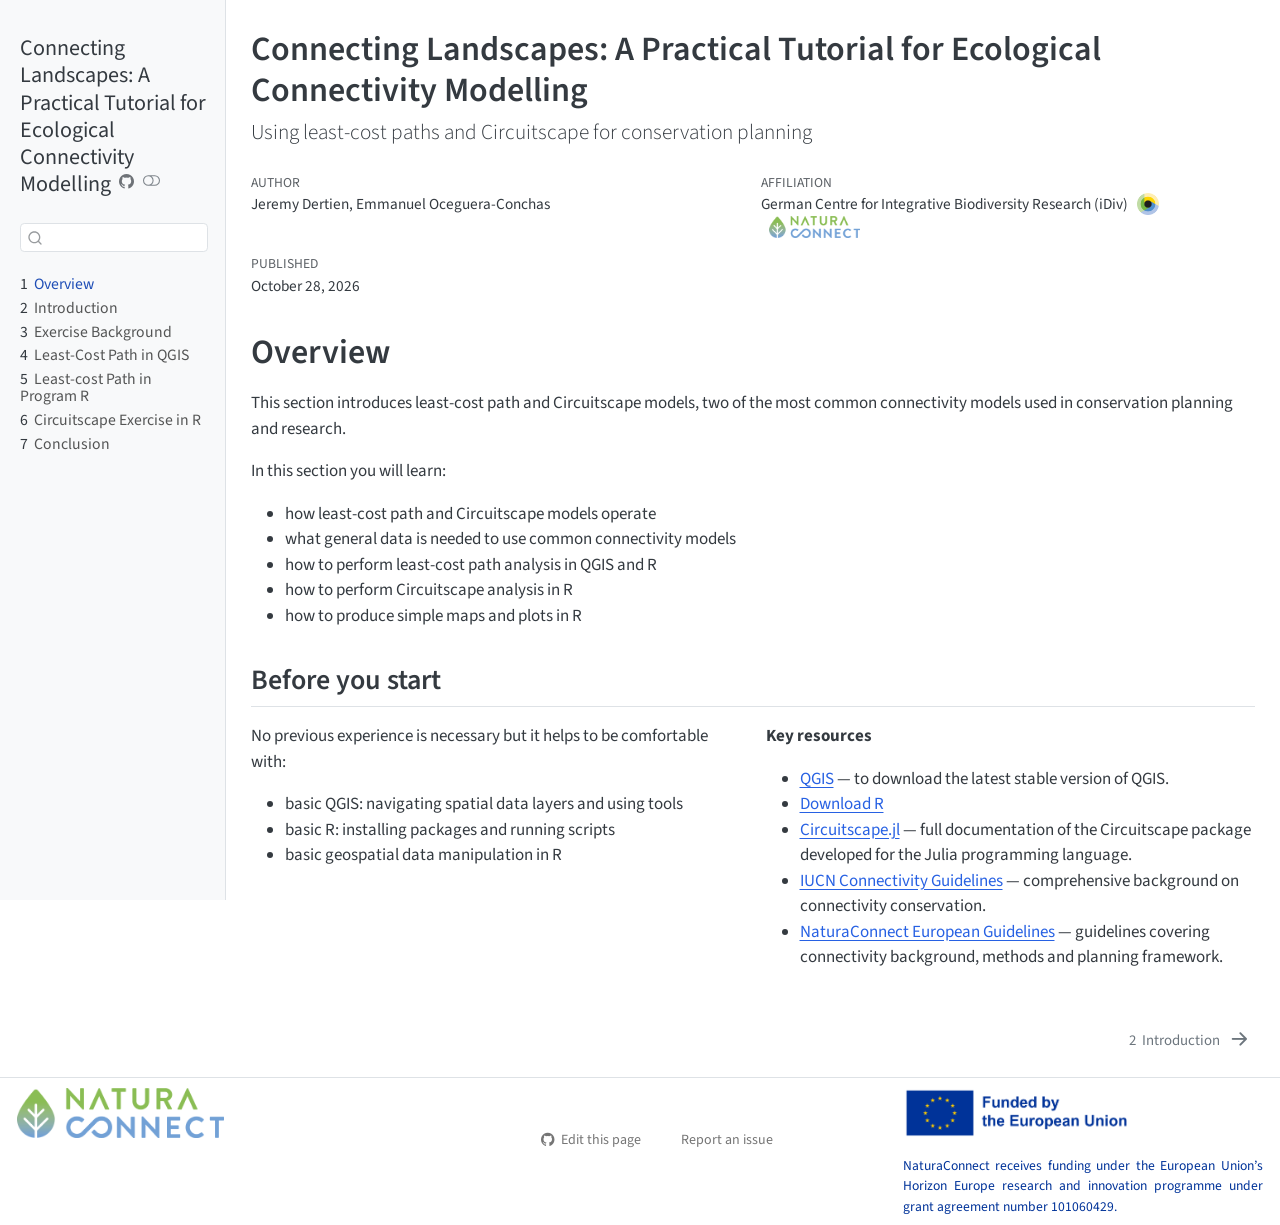
<file: index.html>
<!DOCTYPE html>
<html xmlns="http://www.w3.org/1999/xhtml" lang="en" xml:lang="en"><head>

<meta charset="utf-8">
<meta name="generator" content="quarto-1.5.56">

<meta name="viewport" content="width=device-width, initial-scale=1.0, user-scalable=yes">

<meta name="author" content="Jeremy Dertien, Emmanuel Oceguera-Conchas">
<meta name="dcterms.date" content="2026-10-28">

<title>Connecting Landscapes: A Practical Tutorial for Ecological Connectivity Modelling</title>
<style>
code{white-space: pre-wrap;}
span.smallcaps{font-variant: small-caps;}
div.columns{display: flex; gap: min(4vw, 1.5em);}
div.column{flex: auto; overflow-x: auto;}
div.hanging-indent{margin-left: 1.5em; text-indent: -1.5em;}
ul.task-list{list-style: none;}
ul.task-list li input[type="checkbox"] {
  width: 0.8em;
  margin: 0 0.8em 0.2em -1em; /* quarto-specific, see https://github.com/quarto-dev/quarto-cli/issues/4556 */ 
  vertical-align: middle;
}
</style>


<script src="site_libs/quarto-nav/quarto-nav.js"></script>
<script src="site_libs/quarto-nav/headroom.min.js"></script>
<script src="site_libs/clipboard/clipboard.min.js"></script>
<script src="site_libs/quarto-search/autocomplete.umd.js"></script>
<script src="site_libs/quarto-search/fuse.min.js"></script>
<script src="site_libs/quarto-search/quarto-search.js"></script>
<meta name="quarto:offset" content="./">
<link href="./1_Conn_Introduction.html" rel="next">
<script src="site_libs/quarto-html/quarto.js"></script>
<script src="site_libs/quarto-html/popper.min.js"></script>
<script src="site_libs/quarto-html/tippy.umd.min.js"></script>
<script src="site_libs/quarto-html/anchor.min.js"></script>
<link href="site_libs/quarto-html/tippy.css" rel="stylesheet">
<link href="site_libs/quarto-html/quarto-syntax-highlighting.css" rel="stylesheet" class="quarto-color-scheme" id="quarto-text-highlighting-styles">
<link href="site_libs/quarto-html/quarto-syntax-highlighting-dark.css" rel="prefetch" class="quarto-color-scheme quarto-color-alternate" id="quarto-text-highlighting-styles">
<script src="site_libs/bootstrap/bootstrap.min.js"></script>
<link href="site_libs/bootstrap/bootstrap-icons.css" rel="stylesheet">
<link href="site_libs/bootstrap/bootstrap.min.css" rel="stylesheet" class="quarto-color-scheme" id="quarto-bootstrap" data-mode="light">
<link href="site_libs/bootstrap/bootstrap-dark.min.css" rel="prefetch" class="quarto-color-scheme quarto-color-alternate" id="quarto-bootstrap" data-mode="dark">
<script src="site_libs/quarto-contrib/glightbox/glightbox.min.js"></script>
<link href="site_libs/quarto-contrib/glightbox/glightbox.min.css" rel="stylesheet">
<link href="site_libs/quarto-contrib/glightbox/lightbox.css" rel="stylesheet">
<script id="quarto-search-options" type="application/json">{
  "location": "sidebar",
  "copy-button": false,
  "collapse-after": 3,
  "panel-placement": "start",
  "type": "textbox",
  "limit": 50,
  "keyboard-shortcut": [
    "f",
    "/",
    "s"
  ],
  "show-item-context": false,
  "language": {
    "search-no-results-text": "No results",
    "search-matching-documents-text": "matching documents",
    "search-copy-link-title": "Copy link to search",
    "search-hide-matches-text": "Hide additional matches",
    "search-more-match-text": "more match in this document",
    "search-more-matches-text": "more matches in this document",
    "search-clear-button-title": "Clear",
    "search-text-placeholder": "",
    "search-detached-cancel-button-title": "Cancel",
    "search-submit-button-title": "Submit",
    "search-label": "Search"
  }
}</script>


</head>

<body class="nav-sidebar docked">

<div id="quarto-search-results"></div>
  <header id="quarto-header" class="headroom fixed-top">
  <nav class="quarto-secondary-nav">
    <div class="container-fluid d-flex">
      <button type="button" class="quarto-btn-toggle btn" data-bs-toggle="collapse" role="button" data-bs-target=".quarto-sidebar-collapse-item" aria-controls="quarto-sidebar" aria-expanded="false" aria-label="Toggle sidebar navigation" onclick="if (window.quartoToggleHeadroom) { window.quartoToggleHeadroom(); }">
        <i class="bi bi-layout-text-sidebar-reverse"></i>
      </button>
        <nav class="quarto-page-breadcrumbs" aria-label="breadcrumb"><ol class="breadcrumb"><li class="breadcrumb-item"><a href="./index.html"><span class="chapter-number">1</span>&nbsp; <span class="chapter-title">Overview</span></a></li></ol></nav>
        <a class="flex-grow-1" role="navigation" data-bs-toggle="collapse" data-bs-target=".quarto-sidebar-collapse-item" aria-controls="quarto-sidebar" aria-expanded="false" aria-label="Toggle sidebar navigation" onclick="if (window.quartoToggleHeadroom) { window.quartoToggleHeadroom(); }">      
        </a>
      <button type="button" class="btn quarto-search-button" aria-label="Search" onclick="window.quartoOpenSearch();">
        <i class="bi bi-search"></i>
      </button>
    </div>
  </nav>
</header>
<!-- content -->
<div id="quarto-content" class="quarto-container page-columns page-rows-contents page-layout-full">
<!-- sidebar -->
  <nav id="quarto-sidebar" class="sidebar collapse collapse-horizontal quarto-sidebar-collapse-item sidebar-navigation docked overflow-auto">
    <div class="pt-lg-2 mt-2 text-left sidebar-header">
    <div class="sidebar-title mb-0 py-0">
      <a href="./">Connecting Landscapes: A Practical Tutorial for Ecological Connectivity Modelling</a> 
        <div class="sidebar-tools-main">
    <a href="https://github.com/jdertien/Connectivity_LearningPlatform" title="Source Code" class="quarto-navigation-tool px-1" aria-label="Source Code"><i class="bi bi-github"></i></a>
  <a href="" class="quarto-color-scheme-toggle quarto-navigation-tool  px-1" onclick="window.quartoToggleColorScheme(); return false;" title="Toggle dark mode"><i class="bi"></i></a>
</div>
    </div>
      </div>
        <div class="mt-2 flex-shrink-0 align-items-center">
        <div class="sidebar-search">
        <div id="quarto-search" class="" title="Search"></div>
        </div>
        </div>
    <div class="sidebar-menu-container"> 
    <ul class="list-unstyled mt-1">
        <li class="sidebar-item">
  <div class="sidebar-item-container"> 
  <a href="./index.html" class="sidebar-item-text sidebar-link active">
 <span class="menu-text"><span class="chapter-number">1</span>&nbsp; <span class="chapter-title">Overview</span></span></a>
  </div>
</li>
        <li class="sidebar-item">
  <div class="sidebar-item-container"> 
  <a href="./1_Conn_Introduction.html" class="sidebar-item-text sidebar-link">
 <span class="menu-text"><span class="chapter-number">2</span>&nbsp; <span class="chapter-title">Introduction</span></span></a>
  </div>
</li>
        <li class="sidebar-item">
  <div class="sidebar-item-container"> 
  <a href="./2_Model_Background.html" class="sidebar-item-text sidebar-link">
 <span class="menu-text"><span class="chapter-number">3</span>&nbsp; <span class="chapter-title">Exercise Background</span></span></a>
  </div>
</li>
        <li class="sidebar-item">
  <div class="sidebar-item-container"> 
  <a href="./3_LCP_QGIS_exercise.html" class="sidebar-item-text sidebar-link">
 <span class="menu-text"><span class="chapter-number">4</span>&nbsp; <span class="chapter-title">Least-Cost Path in QGIS</span></span></a>
  </div>
</li>
        <li class="sidebar-item">
  <div class="sidebar-item-container"> 
  <a href="./4_LCP_R_exercise.html" class="sidebar-item-text sidebar-link">
 <span class="menu-text"><span class="chapter-number">5</span>&nbsp; <span class="chapter-title">Least-cost Path in Program R</span></span></a>
  </div>
</li>
        <li class="sidebar-item">
  <div class="sidebar-item-container"> 
  <a href="./5_Circuit_exercise.html" class="sidebar-item-text sidebar-link">
 <span class="menu-text"><span class="chapter-number">6</span>&nbsp; <span class="chapter-title">Circuitscape Exercise in R</span></span></a>
  </div>
</li>
        <li class="sidebar-item">
  <div class="sidebar-item-container"> 
  <a href="./6_Conclusion.html" class="sidebar-item-text sidebar-link">
 <span class="menu-text"><span class="chapter-number">7</span>&nbsp; <span class="chapter-title">Conclusion</span></span></a>
  </div>
</li>
    </ul>
    </div>
</nav>
<div id="quarto-sidebar-glass" class="quarto-sidebar-collapse-item" data-bs-toggle="collapse" data-bs-target=".quarto-sidebar-collapse-item"></div>
<!-- margin-sidebar -->
    
<!-- main -->
<main class="content column-page-right" id="quarto-document-content">

<header id="title-block-header" class="quarto-title-block default">
<div class="quarto-title">
<h1 class="title">Connecting Landscapes: A Practical Tutorial for Ecological Connectivity Modelling</h1>
<p class="subtitle lead">Using least-cost paths and Circuitscape for conservation planning</p>
</div>


<div class="quarto-title-meta-author column-page-right">
  <div class="quarto-title-meta-heading">Author</div>
  <div class="quarto-title-meta-heading">Affiliation</div>
  
    <div class="quarto-title-meta-contents">
    <p class="author">Jeremy Dertien, Emmanuel Oceguera-Conchas </p>
  </div>
  <div class="quarto-title-meta-contents">
        <p class="affiliation">
            German Centre for Integrative Biodiversity Research (iDiv) <img src="images/idiv-logo.png" class="img-fluid" style="vertical-align:text-bottom; margin-left:.4em" width="22"> <img src="images/NClogo.png" style="vertical-align:text-bottom; margin-left:.5em" height="22">
          </p>
      </div>
  </div>

<div class="quarto-title-meta column-page-right">

      
    <div>
    <div class="quarto-title-meta-heading">Published</div>
    <div class="quarto-title-meta-contents">
      <p class="date">October 28, 2026</p>
    </div>
  </div>
  
    
  </div>
  


</header>


<section id="overview" class="level1 unumbered">
<h1 class="unumbered">Overview</h1>
<p>This section introduces least-cost path and Circuitscape models, two of the most common connectivity models used in conservation planning and research.</p>
<p>In this section you will learn:</p>
<ul>
<li>how least-cost path and Circuitscape models operate</li>
<li>what general data is needed to use common connectivity models</li>
<li>how to perform least-cost path analysis in QGIS and R</li>
<li>how to perform Circuitscape analysis in R</li>
<li>how to produce simple maps and plots in R</li>
</ul>
<section id="before-you-start" class="level2">
<h2 class="anchored" data-anchor-id="before-you-start">Before you start</h2>
<div class="grid">
<div class="g-col-12 g-col-md-6">
<p>No previous experience is necessary but it helps to be comfortable with:</p>
<ul>
<li>basic QGIS: navigating spatial data layers and using tools</li>
<li>basic R: installing packages and running scripts</li>
<li>basic geospatial data manipulation in R</li>
</ul>
</div>
<div class="g-col-12 g-col-md-6">
<p><strong>Key resources</strong></p>
<ul>
<li><a href="https://www.qgis.org/download/">QGIS</a> — to download the latest stable version of QGIS.</li>
<li><a href="https://cran.r-project.org/bin/windows/base/">Download R</a></li>
<li><a href="https://docs.circuitscape.org/Circuitscape.jl/latest/">Circuitscape.jl</a> — full documentation of the Circuitscape package developed for the Julia programming language.</li>
<li><a href="https://portals.iucn.org/library/node/49061">IUCN Connectivity Guidelines</a> — comprehensive background on connectivity conservation.</li>
<li><a href="https://https://preprints.arphahub.com/article/129021/">NaturaConnect European Guidelines</a> — guidelines covering connectivity background, methods and planning framework.</li>
</ul>
</div>
</div>


</section>
</section>

</main> <!-- /main -->
<script id="quarto-html-after-body" type="application/javascript">
window.document.addEventListener("DOMContentLoaded", function (event) {
  const toggleBodyColorMode = (bsSheetEl) => {
    const mode = bsSheetEl.getAttribute("data-mode");
    const bodyEl = window.document.querySelector("body");
    if (mode === "dark") {
      bodyEl.classList.add("quarto-dark");
      bodyEl.classList.remove("quarto-light");
    } else {
      bodyEl.classList.add("quarto-light");
      bodyEl.classList.remove("quarto-dark");
    }
  }
  const toggleBodyColorPrimary = () => {
    const bsSheetEl = window.document.querySelector("link#quarto-bootstrap");
    if (bsSheetEl) {
      toggleBodyColorMode(bsSheetEl);
    }
  }
  toggleBodyColorPrimary();  
  const disableStylesheet = (stylesheets) => {
    for (let i=0; i < stylesheets.length; i++) {
      const stylesheet = stylesheets[i];
      stylesheet.rel = 'prefetch';
    }
  }
  const enableStylesheet = (stylesheets) => {
    for (let i=0; i < stylesheets.length; i++) {
      const stylesheet = stylesheets[i];
      stylesheet.rel = 'stylesheet';
    }
  }
  const manageTransitions = (selector, allowTransitions) => {
    const els = window.document.querySelectorAll(selector);
    for (let i=0; i < els.length; i++) {
      const el = els[i];
      if (allowTransitions) {
        el.classList.remove('notransition');
      } else {
        el.classList.add('notransition');
      }
    }
  }
  const toggleGiscusIfUsed = (isAlternate, darkModeDefault) => {
    const baseTheme = document.querySelector('#giscus-base-theme')?.value ?? 'light';
    const alternateTheme = document.querySelector('#giscus-alt-theme')?.value ?? 'dark';
    let newTheme = '';
    if(darkModeDefault) {
      newTheme = isAlternate ? baseTheme : alternateTheme;
    } else {
      newTheme = isAlternate ? alternateTheme : baseTheme;
    }
    const changeGiscusTheme = () => {
      // From: https://github.com/giscus/giscus/issues/336
      const sendMessage = (message) => {
        const iframe = document.querySelector('iframe.giscus-frame');
        if (!iframe) return;
        iframe.contentWindow.postMessage({ giscus: message }, 'https://giscus.app');
      }
      sendMessage({
        setConfig: {
          theme: newTheme
        }
      });
    }
    const isGiscussLoaded = window.document.querySelector('iframe.giscus-frame') !== null;
    if (isGiscussLoaded) {
      changeGiscusTheme();
    }
  }
  const toggleColorMode = (alternate) => {
    // Switch the stylesheets
    const alternateStylesheets = window.document.querySelectorAll('link.quarto-color-scheme.quarto-color-alternate');
    manageTransitions('#quarto-margin-sidebar .nav-link', false);
    if (alternate) {
      enableStylesheet(alternateStylesheets);
      for (const sheetNode of alternateStylesheets) {
        if (sheetNode.id === "quarto-bootstrap") {
          toggleBodyColorMode(sheetNode);
        }
      }
    } else {
      disableStylesheet(alternateStylesheets);
      toggleBodyColorPrimary();
    }
    manageTransitions('#quarto-margin-sidebar .nav-link', true);
    // Switch the toggles
    const toggles = window.document.querySelectorAll('.quarto-color-scheme-toggle');
    for (let i=0; i < toggles.length; i++) {
      const toggle = toggles[i];
      if (toggle) {
        if (alternate) {
          toggle.classList.add("alternate");     
        } else {
          toggle.classList.remove("alternate");
        }
      }
    }
    // Hack to workaround the fact that safari doesn't
    // properly recolor the scrollbar when toggling (#1455)
    if (navigator.userAgent.indexOf('Safari') > 0 && navigator.userAgent.indexOf('Chrome') == -1) {
      manageTransitions("body", false);
      window.scrollTo(0, 1);
      setTimeout(() => {
        window.scrollTo(0, 0);
        manageTransitions("body", true);
      }, 40);  
    }
  }
  const isFileUrl = () => { 
    return window.location.protocol === 'file:';
  }
  const hasAlternateSentinel = () => {  
    let styleSentinel = getColorSchemeSentinel();
    if (styleSentinel !== null) {
      return styleSentinel === "alternate";
    } else {
      return false;
    }
  }
  const setStyleSentinel = (alternate) => {
    const value = alternate ? "alternate" : "default";
    if (!isFileUrl()) {
      window.localStorage.setItem("quarto-color-scheme", value);
    } else {
      localAlternateSentinel = value;
    }
  }
  const getColorSchemeSentinel = () => {
    if (!isFileUrl()) {
      const storageValue = window.localStorage.getItem("quarto-color-scheme");
      return storageValue != null ? storageValue : localAlternateSentinel;
    } else {
      return localAlternateSentinel;
    }
  }
  const darkModeDefault = false;
  let localAlternateSentinel = darkModeDefault ? 'alternate' : 'default';
  // Dark / light mode switch
  window.quartoToggleColorScheme = () => {
    // Read the current dark / light value 
    let toAlternate = !hasAlternateSentinel();
    toggleColorMode(toAlternate);
    setStyleSentinel(toAlternate);
    toggleGiscusIfUsed(toAlternate, darkModeDefault);
  };
  // Ensure there is a toggle, if there isn't float one in the top right
  if (window.document.querySelector('.quarto-color-scheme-toggle') === null) {
    const a = window.document.createElement('a');
    a.classList.add('top-right');
    a.classList.add('quarto-color-scheme-toggle');
    a.href = "";
    a.onclick = function() { try { window.quartoToggleColorScheme(); } catch {} return false; };
    const i = window.document.createElement("i");
    i.classList.add('bi');
    a.appendChild(i);
    window.document.body.appendChild(a);
  }
  // Switch to dark mode if need be
  if (hasAlternateSentinel()) {
    toggleColorMode(true);
  } else {
    toggleColorMode(false);
  }
  const icon = "";
  const anchorJS = new window.AnchorJS();
  anchorJS.options = {
    placement: 'right',
    icon: icon
  };
  anchorJS.add('.anchored');
  const isCodeAnnotation = (el) => {
    for (const clz of el.classList) {
      if (clz.startsWith('code-annotation-')) {                     
        return true;
      }
    }
    return false;
  }
  const onCopySuccess = function(e) {
    // button target
    const button = e.trigger;
    // don't keep focus
    button.blur();
    // flash "checked"
    button.classList.add('code-copy-button-checked');
    var currentTitle = button.getAttribute("title");
    button.setAttribute("title", "Copied!");
    let tooltip;
    if (window.bootstrap) {
      button.setAttribute("data-bs-toggle", "tooltip");
      button.setAttribute("data-bs-placement", "left");
      button.setAttribute("data-bs-title", "Copied!");
      tooltip = new bootstrap.Tooltip(button, 
        { trigger: "manual", 
          customClass: "code-copy-button-tooltip",
          offset: [0, -8]});
      tooltip.show();    
    }
    setTimeout(function() {
      if (tooltip) {
        tooltip.hide();
        button.removeAttribute("data-bs-title");
        button.removeAttribute("data-bs-toggle");
        button.removeAttribute("data-bs-placement");
      }
      button.setAttribute("title", currentTitle);
      button.classList.remove('code-copy-button-checked');
    }, 1000);
    // clear code selection
    e.clearSelection();
  }
  const getTextToCopy = function(trigger) {
      const codeEl = trigger.previousElementSibling.cloneNode(true);
      for (const childEl of codeEl.children) {
        if (isCodeAnnotation(childEl)) {
          childEl.remove();
        }
      }
      return codeEl.innerText;
  }
  const clipboard = new window.ClipboardJS('.code-copy-button:not([data-in-quarto-modal])', {
    text: getTextToCopy
  });
  clipboard.on('success', onCopySuccess);
  if (window.document.getElementById('quarto-embedded-source-code-modal')) {
    // For code content inside modals, clipBoardJS needs to be initialized with a container option
    // TODO: Check when it could be a function (https://github.com/zenorocha/clipboard.js/issues/860)
    const clipboardModal = new window.ClipboardJS('.code-copy-button[data-in-quarto-modal]', {
      text: getTextToCopy,
      container: window.document.getElementById('quarto-embedded-source-code-modal')
    });
    clipboardModal.on('success', onCopySuccess);
  }
    var localhostRegex = new RegExp(/^(?:http|https):\/\/localhost\:?[0-9]*\//);
    var mailtoRegex = new RegExp(/^mailto:/);
      var filterRegex = new RegExp("https:\/\/jdertien\.github\.io\/Connectivity_LearningPlatform\/");
    var isInternal = (href) => {
        return filterRegex.test(href) || localhostRegex.test(href) || mailtoRegex.test(href);
    }
    // Inspect non-navigation links and adorn them if external
 	var links = window.document.querySelectorAll('a[href]:not(.nav-link):not(.navbar-brand):not(.toc-action):not(.sidebar-link):not(.sidebar-item-toggle):not(.pagination-link):not(.no-external):not([aria-hidden]):not(.dropdown-item):not(.quarto-navigation-tool):not(.about-link)');
    for (var i=0; i<links.length; i++) {
      const link = links[i];
      if (!isInternal(link.href)) {
        // undo the damage that might have been done by quarto-nav.js in the case of
        // links that we want to consider external
        if (link.dataset.originalHref !== undefined) {
          link.href = link.dataset.originalHref;
        }
      }
    }
  function tippyHover(el, contentFn, onTriggerFn, onUntriggerFn) {
    const config = {
      allowHTML: true,
      maxWidth: 500,
      delay: 100,
      arrow: false,
      appendTo: function(el) {
          return el.parentElement;
      },
      interactive: true,
      interactiveBorder: 10,
      theme: 'quarto',
      placement: 'bottom-start',
    };
    if (contentFn) {
      config.content = contentFn;
    }
    if (onTriggerFn) {
      config.onTrigger = onTriggerFn;
    }
    if (onUntriggerFn) {
      config.onUntrigger = onUntriggerFn;
    }
    window.tippy(el, config); 
  }
  const noterefs = window.document.querySelectorAll('a[role="doc-noteref"]');
  for (var i=0; i<noterefs.length; i++) {
    const ref = noterefs[i];
    tippyHover(ref, function() {
      // use id or data attribute instead here
      let href = ref.getAttribute('data-footnote-href') || ref.getAttribute('href');
      try { href = new URL(href).hash; } catch {}
      const id = href.replace(/^#\/?/, "");
      const note = window.document.getElementById(id);
      if (note) {
        return note.innerHTML;
      } else {
        return "";
      }
    });
  }
  const xrefs = window.document.querySelectorAll('a.quarto-xref');
  const processXRef = (id, note) => {
    // Strip column container classes
    const stripColumnClz = (el) => {
      el.classList.remove("page-full", "page-columns");
      if (el.children) {
        for (const child of el.children) {
          stripColumnClz(child);
        }
      }
    }
    stripColumnClz(note)
    if (id === null || id.startsWith('sec-')) {
      // Special case sections, only their first couple elements
      const container = document.createElement("div");
      if (note.children && note.children.length > 2) {
        container.appendChild(note.children[0].cloneNode(true));
        for (let i = 1; i < note.children.length; i++) {
          const child = note.children[i];
          if (child.tagName === "P" && child.innerText === "") {
            continue;
          } else {
            container.appendChild(child.cloneNode(true));
            break;
          }
        }
        if (window.Quarto?.typesetMath) {
          window.Quarto.typesetMath(container);
        }
        return container.innerHTML
      } else {
        if (window.Quarto?.typesetMath) {
          window.Quarto.typesetMath(note);
        }
        return note.innerHTML;
      }
    } else {
      // Remove any anchor links if they are present
      const anchorLink = note.querySelector('a.anchorjs-link');
      if (anchorLink) {
        anchorLink.remove();
      }
      if (window.Quarto?.typesetMath) {
        window.Quarto.typesetMath(note);
      }
      // TODO in 1.5, we should make sure this works without a callout special case
      if (note.classList.contains("callout")) {
        return note.outerHTML;
      } else {
        return note.innerHTML;
      }
    }
  }
  for (var i=0; i<xrefs.length; i++) {
    const xref = xrefs[i];
    tippyHover(xref, undefined, function(instance) {
      instance.disable();
      let url = xref.getAttribute('href');
      let hash = undefined; 
      if (url.startsWith('#')) {
        hash = url;
      } else {
        try { hash = new URL(url).hash; } catch {}
      }
      if (hash) {
        const id = hash.replace(/^#\/?/, "");
        const note = window.document.getElementById(id);
        if (note !== null) {
          try {
            const html = processXRef(id, note.cloneNode(true));
            instance.setContent(html);
          } finally {
            instance.enable();
            instance.show();
          }
        } else {
          // See if we can fetch this
          fetch(url.split('#')[0])
          .then(res => res.text())
          .then(html => {
            const parser = new DOMParser();
            const htmlDoc = parser.parseFromString(html, "text/html");
            const note = htmlDoc.getElementById(id);
            if (note !== null) {
              const html = processXRef(id, note);
              instance.setContent(html);
            } 
          }).finally(() => {
            instance.enable();
            instance.show();
          });
        }
      } else {
        // See if we can fetch a full url (with no hash to target)
        // This is a special case and we should probably do some content thinning / targeting
        fetch(url)
        .then(res => res.text())
        .then(html => {
          const parser = new DOMParser();
          const htmlDoc = parser.parseFromString(html, "text/html");
          const note = htmlDoc.querySelector('main.content');
          if (note !== null) {
            // This should only happen for chapter cross references
            // (since there is no id in the URL)
            // remove the first header
            if (note.children.length > 0 && note.children[0].tagName === "HEADER") {
              note.children[0].remove();
            }
            const html = processXRef(null, note);
            instance.setContent(html);
          } 
        }).finally(() => {
          instance.enable();
          instance.show();
        });
      }
    }, function(instance) {
    });
  }
      let selectedAnnoteEl;
      const selectorForAnnotation = ( cell, annotation) => {
        let cellAttr = 'data-code-cell="' + cell + '"';
        let lineAttr = 'data-code-annotation="' +  annotation + '"';
        const selector = 'span[' + cellAttr + '][' + lineAttr + ']';
        return selector;
      }
      const selectCodeLines = (annoteEl) => {
        const doc = window.document;
        const targetCell = annoteEl.getAttribute("data-target-cell");
        const targetAnnotation = annoteEl.getAttribute("data-target-annotation");
        const annoteSpan = window.document.querySelector(selectorForAnnotation(targetCell, targetAnnotation));
        const lines = annoteSpan.getAttribute("data-code-lines").split(",");
        const lineIds = lines.map((line) => {
          return targetCell + "-" + line;
        })
        let top = null;
        let height = null;
        let parent = null;
        if (lineIds.length > 0) {
            //compute the position of the single el (top and bottom and make a div)
            const el = window.document.getElementById(lineIds[0]);
            top = el.offsetTop;
            height = el.offsetHeight;
            parent = el.parentElement.parentElement;
          if (lineIds.length > 1) {
            const lastEl = window.document.getElementById(lineIds[lineIds.length - 1]);
            const bottom = lastEl.offsetTop + lastEl.offsetHeight;
            height = bottom - top;
          }
          if (top !== null && height !== null && parent !== null) {
            // cook up a div (if necessary) and position it 
            let div = window.document.getElementById("code-annotation-line-highlight");
            if (div === null) {
              div = window.document.createElement("div");
              div.setAttribute("id", "code-annotation-line-highlight");
              div.style.position = 'absolute';
              parent.appendChild(div);
            }
            div.style.top = top - 2 + "px";
            div.style.height = height + 4 + "px";
            div.style.left = 0;
            let gutterDiv = window.document.getElementById("code-annotation-line-highlight-gutter");
            if (gutterDiv === null) {
              gutterDiv = window.document.createElement("div");
              gutterDiv.setAttribute("id", "code-annotation-line-highlight-gutter");
              gutterDiv.style.position = 'absolute';
              const codeCell = window.document.getElementById(targetCell);
              const gutter = codeCell.querySelector('.code-annotation-gutter');
              gutter.appendChild(gutterDiv);
            }
            gutterDiv.style.top = top - 2 + "px";
            gutterDiv.style.height = height + 4 + "px";
          }
          selectedAnnoteEl = annoteEl;
        }
      };
      const unselectCodeLines = () => {
        const elementsIds = ["code-annotation-line-highlight", "code-annotation-line-highlight-gutter"];
        elementsIds.forEach((elId) => {
          const div = window.document.getElementById(elId);
          if (div) {
            div.remove();
          }
        });
        selectedAnnoteEl = undefined;
      };
        // Handle positioning of the toggle
    window.addEventListener(
      "resize",
      throttle(() => {
        elRect = undefined;
        if (selectedAnnoteEl) {
          selectCodeLines(selectedAnnoteEl);
        }
      }, 10)
    );
    function throttle(fn, ms) {
    let throttle = false;
    let timer;
      return (...args) => {
        if(!throttle) { // first call gets through
            fn.apply(this, args);
            throttle = true;
        } else { // all the others get throttled
            if(timer) clearTimeout(timer); // cancel #2
            timer = setTimeout(() => {
              fn.apply(this, args);
              timer = throttle = false;
            }, ms);
        }
      };
    }
      // Attach click handler to the DT
      const annoteDls = window.document.querySelectorAll('dt[data-target-cell]');
      for (const annoteDlNode of annoteDls) {
        annoteDlNode.addEventListener('click', (event) => {
          const clickedEl = event.target;
          if (clickedEl !== selectedAnnoteEl) {
            unselectCodeLines();
            const activeEl = window.document.querySelector('dt[data-target-cell].code-annotation-active');
            if (activeEl) {
              activeEl.classList.remove('code-annotation-active');
            }
            selectCodeLines(clickedEl);
            clickedEl.classList.add('code-annotation-active');
          } else {
            // Unselect the line
            unselectCodeLines();
            clickedEl.classList.remove('code-annotation-active');
          }
        });
      }
  const findCites = (el) => {
    const parentEl = el.parentElement;
    if (parentEl) {
      const cites = parentEl.dataset.cites;
      if (cites) {
        return {
          el,
          cites: cites.split(' ')
        };
      } else {
        return findCites(el.parentElement)
      }
    } else {
      return undefined;
    }
  };
  var bibliorefs = window.document.querySelectorAll('a[role="doc-biblioref"]');
  for (var i=0; i<bibliorefs.length; i++) {
    const ref = bibliorefs[i];
    const citeInfo = findCites(ref);
    if (citeInfo) {
      tippyHover(citeInfo.el, function() {
        var popup = window.document.createElement('div');
        citeInfo.cites.forEach(function(cite) {
          var citeDiv = window.document.createElement('div');
          citeDiv.classList.add('hanging-indent');
          citeDiv.classList.add('csl-entry');
          var biblioDiv = window.document.getElementById('ref-' + cite);
          if (biblioDiv) {
            citeDiv.innerHTML = biblioDiv.innerHTML;
          }
          popup.appendChild(citeDiv);
        });
        return popup.innerHTML;
      });
    }
  }
});
</script>
<nav class="page-navigation column-page-right">
  <div class="nav-page nav-page-previous">
  </div>
  <div class="nav-page nav-page-next">
      <a href="./1_Conn_Introduction.html" class="pagination-link" aria-label="Introduction">
        <span class="nav-page-text"><span class="chapter-number">2</span>&nbsp; <span class="chapter-title">Introduction</span></span> <i class="bi bi-arrow-right-short"></i>
      </a>
  </div>
</nav>
</div> <!-- /content -->
<footer class="footer">
  <div class="nav-footer">
    <div class="nav-footer-left">
<p><a href="https://naturaconnect.eu/"><img src="images/NClogo.png" alt="NaturaConnect" height="50"></a></p>
</div>   
    <div class="nav-footer-center">
      &nbsp;
    <div class="toc-actions"><ul><li><a href="https://github.com/jdertien/Connectivity_LearningPlatform/edit/main/index.qmd" class="toc-action"><i class="bi bi-github"></i>Edit this page</a></li><li><a href="https://github.com/jdertien/Connectivity_LearningPlatform/issues/new" class="toc-action"><i class="bi empty"></i>Report an issue</a></li></ul></div></div>
    <div class="nav-footer-right">
<div style="max-width:360px; margin-left:auto; text-align:left">
<p><a href="images/eu.png" class="lightbox" data-gallery="quarto-lightbox-gallery-2"><img src="images/eu.png" alt="Funded by the European Union" height="52"></a></p>
<div style="color:#003399; text-align:justify; font-size:.8rem; margin-top:.6em">
<p>NaturaConnect receives funding under the European Union’s Horizon Europe research and innovation programme under grant agreement number 101060429.</p>
</div>
</div>
</div>
  </div>
</footer>
<script>var lightboxQuarto = GLightbox({"selector":".lightbox","loop":false,"descPosition":"bottom","closeEffect":"zoom","openEffect":"zoom"});
(function() {
  let previousOnload = window.onload;
  window.onload = () => {
    if (previousOnload) {
      previousOnload();
    }
    lightboxQuarto.on('slide_before_load', (data) => {
      const { slideIndex, slideNode, slideConfig, player, trigger } = data;
      const href = trigger.getAttribute('href');
      if (href !== null) {
        const imgEl = window.document.querySelector(`a[href="${href}"] img`);
        if (imgEl !== null) {
          const srcAttr = imgEl.getAttribute("src");
          if (srcAttr && srcAttr.startsWith("data:")) {
            slideConfig.href = srcAttr;
          }
        }
      } 
    });
  
    lightboxQuarto.on('slide_after_load', (data) => {
      const { slideIndex, slideNode, slideConfig, player, trigger } = data;
      if (window.Quarto?.typesetMath) {
        window.Quarto.typesetMath(slideNode);
      }
    });
  
  };
  
})();
          </script>




</body></html>
</file>
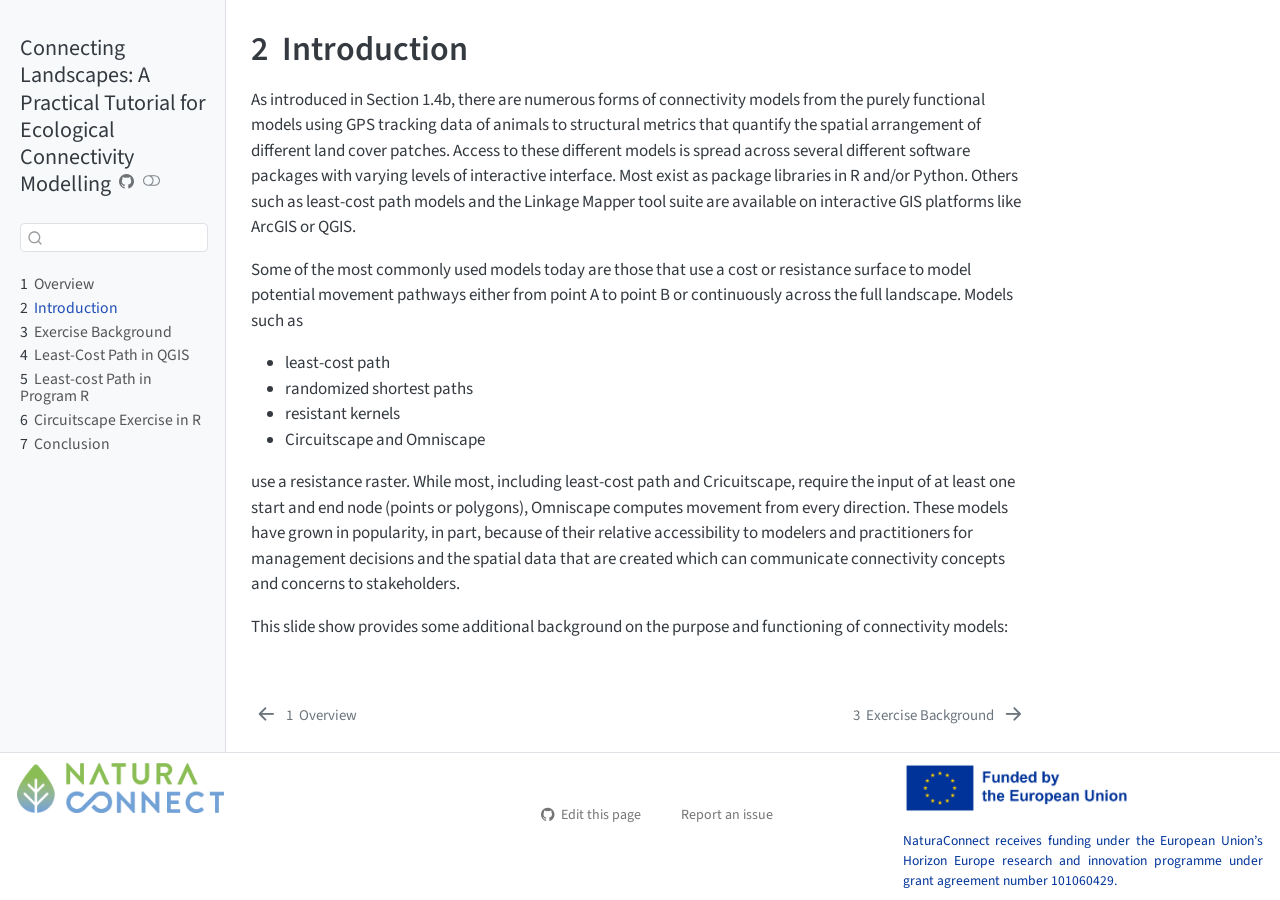
<file: 1_Conn_Introduction.html>
<!DOCTYPE html>
<html xmlns="http://www.w3.org/1999/xhtml" lang="en" xml:lang="en"><head>

<meta charset="utf-8">
<meta name="generator" content="quarto-1.5.56">

<meta name="viewport" content="width=device-width, initial-scale=1.0, user-scalable=yes">


<title>2&nbsp; Introduction – Connecting Landscapes: A Practical Tutorial for Ecological Connectivity Modelling</title>
<style>
code{white-space: pre-wrap;}
span.smallcaps{font-variant: small-caps;}
div.columns{display: flex; gap: min(4vw, 1.5em);}
div.column{flex: auto; overflow-x: auto;}
div.hanging-indent{margin-left: 1.5em; text-indent: -1.5em;}
ul.task-list{list-style: none;}
ul.task-list li input[type="checkbox"] {
  width: 0.8em;
  margin: 0 0.8em 0.2em -1em; /* quarto-specific, see https://github.com/quarto-dev/quarto-cli/issues/4556 */ 
  vertical-align: middle;
}
</style>


<script src="site_libs/quarto-nav/quarto-nav.js"></script>
<script src="site_libs/quarto-nav/headroom.min.js"></script>
<script src="site_libs/clipboard/clipboard.min.js"></script>
<script src="site_libs/quarto-search/autocomplete.umd.js"></script>
<script src="site_libs/quarto-search/fuse.min.js"></script>
<script src="site_libs/quarto-search/quarto-search.js"></script>
<meta name="quarto:offset" content="./">
<link href="./2_Model_Background.html" rel="next">
<link href="./index.html" rel="prev">
<script src="site_libs/quarto-html/quarto.js"></script>
<script src="site_libs/quarto-html/popper.min.js"></script>
<script src="site_libs/quarto-html/tippy.umd.min.js"></script>
<script src="site_libs/quarto-html/anchor.min.js"></script>
<link href="site_libs/quarto-html/tippy.css" rel="stylesheet">
<link href="site_libs/quarto-html/quarto-syntax-highlighting.css" rel="stylesheet" class="quarto-color-scheme" id="quarto-text-highlighting-styles">
<link href="site_libs/quarto-html/quarto-syntax-highlighting-dark.css" rel="prefetch" class="quarto-color-scheme quarto-color-alternate" id="quarto-text-highlighting-styles">
<script src="site_libs/bootstrap/bootstrap.min.js"></script>
<link href="site_libs/bootstrap/bootstrap-icons.css" rel="stylesheet">
<link href="site_libs/bootstrap/bootstrap.min.css" rel="stylesheet" class="quarto-color-scheme" id="quarto-bootstrap" data-mode="light">
<link href="site_libs/bootstrap/bootstrap-dark.min.css" rel="prefetch" class="quarto-color-scheme quarto-color-alternate" id="quarto-bootstrap" data-mode="dark">
<script src="site_libs/quarto-contrib/glightbox/glightbox.min.js"></script>
<link href="site_libs/quarto-contrib/glightbox/glightbox.min.css" rel="stylesheet">
<link href="site_libs/quarto-contrib/glightbox/lightbox.css" rel="stylesheet">
<script id="quarto-search-options" type="application/json">{
  "location": "sidebar",
  "copy-button": false,
  "collapse-after": 3,
  "panel-placement": "start",
  "type": "textbox",
  "limit": 50,
  "keyboard-shortcut": [
    "f",
    "/",
    "s"
  ],
  "show-item-context": false,
  "language": {
    "search-no-results-text": "No results",
    "search-matching-documents-text": "matching documents",
    "search-copy-link-title": "Copy link to search",
    "search-hide-matches-text": "Hide additional matches",
    "search-more-match-text": "more match in this document",
    "search-more-matches-text": "more matches in this document",
    "search-clear-button-title": "Clear",
    "search-text-placeholder": "",
    "search-detached-cancel-button-title": "Cancel",
    "search-submit-button-title": "Submit",
    "search-label": "Search"
  }
}</script>


</head>

<body class="nav-sidebar docked">

<div id="quarto-search-results"></div>
  <header id="quarto-header" class="headroom fixed-top">
  <nav class="quarto-secondary-nav">
    <div class="container-fluid d-flex">
      <button type="button" class="quarto-btn-toggle btn" data-bs-toggle="collapse" role="button" data-bs-target=".quarto-sidebar-collapse-item" aria-controls="quarto-sidebar" aria-expanded="false" aria-label="Toggle sidebar navigation" onclick="if (window.quartoToggleHeadroom) { window.quartoToggleHeadroom(); }">
        <i class="bi bi-layout-text-sidebar-reverse"></i>
      </button>
        <nav class="quarto-page-breadcrumbs" aria-label="breadcrumb"><ol class="breadcrumb"><li class="breadcrumb-item"><a href="./1_Conn_Introduction.html"><span class="chapter-number">2</span>&nbsp; <span class="chapter-title">Introduction</span></a></li></ol></nav>
        <a class="flex-grow-1" role="navigation" data-bs-toggle="collapse" data-bs-target=".quarto-sidebar-collapse-item" aria-controls="quarto-sidebar" aria-expanded="false" aria-label="Toggle sidebar navigation" onclick="if (window.quartoToggleHeadroom) { window.quartoToggleHeadroom(); }">      
        </a>
      <button type="button" class="btn quarto-search-button" aria-label="Search" onclick="window.quartoOpenSearch();">
        <i class="bi bi-search"></i>
      </button>
    </div>
  </nav>
</header>
<!-- content -->
<div id="quarto-content" class="quarto-container page-columns page-rows-contents page-layout-article">
<!-- sidebar -->
  <nav id="quarto-sidebar" class="sidebar collapse collapse-horizontal quarto-sidebar-collapse-item sidebar-navigation docked overflow-auto">
    <div class="pt-lg-2 mt-2 text-left sidebar-header">
    <div class="sidebar-title mb-0 py-0">
      <a href="./">Connecting Landscapes: A Practical Tutorial for Ecological Connectivity Modelling</a> 
        <div class="sidebar-tools-main">
    <a href="https://github.com/jdertien/Connectivity_LearningPlatform" title="Source Code" class="quarto-navigation-tool px-1" aria-label="Source Code"><i class="bi bi-github"></i></a>
  <a href="" class="quarto-color-scheme-toggle quarto-navigation-tool  px-1" onclick="window.quartoToggleColorScheme(); return false;" title="Toggle dark mode"><i class="bi"></i></a>
</div>
    </div>
      </div>
        <div class="mt-2 flex-shrink-0 align-items-center">
        <div class="sidebar-search">
        <div id="quarto-search" class="" title="Search"></div>
        </div>
        </div>
    <div class="sidebar-menu-container"> 
    <ul class="list-unstyled mt-1">
        <li class="sidebar-item">
  <div class="sidebar-item-container"> 
  <a href="./index.html" class="sidebar-item-text sidebar-link">
 <span class="menu-text"><span class="chapter-number">1</span>&nbsp; <span class="chapter-title">Overview</span></span></a>
  </div>
</li>
        <li class="sidebar-item">
  <div class="sidebar-item-container"> 
  <a href="./1_Conn_Introduction.html" class="sidebar-item-text sidebar-link active">
 <span class="menu-text"><span class="chapter-number">2</span>&nbsp; <span class="chapter-title">Introduction</span></span></a>
  </div>
</li>
        <li class="sidebar-item">
  <div class="sidebar-item-container"> 
  <a href="./2_Model_Background.html" class="sidebar-item-text sidebar-link">
 <span class="menu-text"><span class="chapter-number">3</span>&nbsp; <span class="chapter-title">Exercise Background</span></span></a>
  </div>
</li>
        <li class="sidebar-item">
  <div class="sidebar-item-container"> 
  <a href="./3_LCP_QGIS_exercise.html" class="sidebar-item-text sidebar-link">
 <span class="menu-text"><span class="chapter-number">4</span>&nbsp; <span class="chapter-title">Least-Cost Path in QGIS</span></span></a>
  </div>
</li>
        <li class="sidebar-item">
  <div class="sidebar-item-container"> 
  <a href="./4_LCP_R_exercise.html" class="sidebar-item-text sidebar-link">
 <span class="menu-text"><span class="chapter-number">5</span>&nbsp; <span class="chapter-title">Least-cost Path in Program R</span></span></a>
  </div>
</li>
        <li class="sidebar-item">
  <div class="sidebar-item-container"> 
  <a href="./5_Circuit_exercise.html" class="sidebar-item-text sidebar-link">
 <span class="menu-text"><span class="chapter-number">6</span>&nbsp; <span class="chapter-title">Circuitscape Exercise in R</span></span></a>
  </div>
</li>
        <li class="sidebar-item">
  <div class="sidebar-item-container"> 
  <a href="./6_Conclusion.html" class="sidebar-item-text sidebar-link">
 <span class="menu-text"><span class="chapter-number">7</span>&nbsp; <span class="chapter-title">Conclusion</span></span></a>
  </div>
</li>
    </ul>
    </div>
</nav>
<div id="quarto-sidebar-glass" class="quarto-sidebar-collapse-item" data-bs-toggle="collapse" data-bs-target=".quarto-sidebar-collapse-item"></div>
<!-- margin-sidebar -->
    <div id="quarto-margin-sidebar" class="sidebar margin-sidebar zindex-bottom">
        
    </div>
<!-- main -->
<main class="content" id="quarto-document-content">

<header id="title-block-header" class="quarto-title-block default">
<div class="quarto-title">
<h1 class="title"><span class="chapter-number">2</span>&nbsp; <span class="chapter-title">Introduction</span></h1>
</div>



<div class="quarto-title-meta">

    
  
    
  </div>
  


</header>


<p>As introduced in Section 1.4b, there are numerous forms of connectivity models from the purely functional models using GPS tracking data of animals to structural metrics that quantify the spatial arrangement of different land cover patches. Access to these different models is spread across several different software packages with varying levels of interactive interface. Most exist as package libraries in R and/or Python. Others such as least-cost path models and the Linkage Mapper tool suite are available on interactive GIS platforms like ArcGIS or QGIS.</p>
<p>Some of the most commonly used models today are those that use a cost or resistance surface to model potential movement pathways either from point A to point B or continuously across the full landscape. Models such as</p>
<ul>
<li>least-cost path</li>
<li>randomized shortest paths</li>
<li>resistant kernels</li>
<li>Circuitscape and Omniscape</li>
</ul>
<p>use a resistance raster. While most, including least-cost path and Cricuitscape, require the input of at least one start and end node (points or polygons), Omniscape computes movement from every direction. These models have grown in popularity, in part, because of their relative accessibility to modelers and practitioners for management decisions and the spatial data that are created which can communicate connectivity concepts and concerns to stakeholders.</p>
<p>This slide show provides some additional background on the purpose and functioning of connectivity models:</p>



</main> <!-- /main -->
<script id="quarto-html-after-body" type="application/javascript">
window.document.addEventListener("DOMContentLoaded", function (event) {
  const toggleBodyColorMode = (bsSheetEl) => {
    const mode = bsSheetEl.getAttribute("data-mode");
    const bodyEl = window.document.querySelector("body");
    if (mode === "dark") {
      bodyEl.classList.add("quarto-dark");
      bodyEl.classList.remove("quarto-light");
    } else {
      bodyEl.classList.add("quarto-light");
      bodyEl.classList.remove("quarto-dark");
    }
  }
  const toggleBodyColorPrimary = () => {
    const bsSheetEl = window.document.querySelector("link#quarto-bootstrap");
    if (bsSheetEl) {
      toggleBodyColorMode(bsSheetEl);
    }
  }
  toggleBodyColorPrimary();  
  const disableStylesheet = (stylesheets) => {
    for (let i=0; i < stylesheets.length; i++) {
      const stylesheet = stylesheets[i];
      stylesheet.rel = 'prefetch';
    }
  }
  const enableStylesheet = (stylesheets) => {
    for (let i=0; i < stylesheets.length; i++) {
      const stylesheet = stylesheets[i];
      stylesheet.rel = 'stylesheet';
    }
  }
  const manageTransitions = (selector, allowTransitions) => {
    const els = window.document.querySelectorAll(selector);
    for (let i=0; i < els.length; i++) {
      const el = els[i];
      if (allowTransitions) {
        el.classList.remove('notransition');
      } else {
        el.classList.add('notransition');
      }
    }
  }
  const toggleGiscusIfUsed = (isAlternate, darkModeDefault) => {
    const baseTheme = document.querySelector('#giscus-base-theme')?.value ?? 'light';
    const alternateTheme = document.querySelector('#giscus-alt-theme')?.value ?? 'dark';
    let newTheme = '';
    if(darkModeDefault) {
      newTheme = isAlternate ? baseTheme : alternateTheme;
    } else {
      newTheme = isAlternate ? alternateTheme : baseTheme;
    }
    const changeGiscusTheme = () => {
      // From: https://github.com/giscus/giscus/issues/336
      const sendMessage = (message) => {
        const iframe = document.querySelector('iframe.giscus-frame');
        if (!iframe) return;
        iframe.contentWindow.postMessage({ giscus: message }, 'https://giscus.app');
      }
      sendMessage({
        setConfig: {
          theme: newTheme
        }
      });
    }
    const isGiscussLoaded = window.document.querySelector('iframe.giscus-frame') !== null;
    if (isGiscussLoaded) {
      changeGiscusTheme();
    }
  }
  const toggleColorMode = (alternate) => {
    // Switch the stylesheets
    const alternateStylesheets = window.document.querySelectorAll('link.quarto-color-scheme.quarto-color-alternate');
    manageTransitions('#quarto-margin-sidebar .nav-link', false);
    if (alternate) {
      enableStylesheet(alternateStylesheets);
      for (const sheetNode of alternateStylesheets) {
        if (sheetNode.id === "quarto-bootstrap") {
          toggleBodyColorMode(sheetNode);
        }
      }
    } else {
      disableStylesheet(alternateStylesheets);
      toggleBodyColorPrimary();
    }
    manageTransitions('#quarto-margin-sidebar .nav-link', true);
    // Switch the toggles
    const toggles = window.document.querySelectorAll('.quarto-color-scheme-toggle');
    for (let i=0; i < toggles.length; i++) {
      const toggle = toggles[i];
      if (toggle) {
        if (alternate) {
          toggle.classList.add("alternate");     
        } else {
          toggle.classList.remove("alternate");
        }
      }
    }
    // Hack to workaround the fact that safari doesn't
    // properly recolor the scrollbar when toggling (#1455)
    if (navigator.userAgent.indexOf('Safari') > 0 && navigator.userAgent.indexOf('Chrome') == -1) {
      manageTransitions("body", false);
      window.scrollTo(0, 1);
      setTimeout(() => {
        window.scrollTo(0, 0);
        manageTransitions("body", true);
      }, 40);  
    }
  }
  const isFileUrl = () => { 
    return window.location.protocol === 'file:';
  }
  const hasAlternateSentinel = () => {  
    let styleSentinel = getColorSchemeSentinel();
    if (styleSentinel !== null) {
      return styleSentinel === "alternate";
    } else {
      return false;
    }
  }
  const setStyleSentinel = (alternate) => {
    const value = alternate ? "alternate" : "default";
    if (!isFileUrl()) {
      window.localStorage.setItem("quarto-color-scheme", value);
    } else {
      localAlternateSentinel = value;
    }
  }
  const getColorSchemeSentinel = () => {
    if (!isFileUrl()) {
      const storageValue = window.localStorage.getItem("quarto-color-scheme");
      return storageValue != null ? storageValue : localAlternateSentinel;
    } else {
      return localAlternateSentinel;
    }
  }
  const darkModeDefault = false;
  let localAlternateSentinel = darkModeDefault ? 'alternate' : 'default';
  // Dark / light mode switch
  window.quartoToggleColorScheme = () => {
    // Read the current dark / light value 
    let toAlternate = !hasAlternateSentinel();
    toggleColorMode(toAlternate);
    setStyleSentinel(toAlternate);
    toggleGiscusIfUsed(toAlternate, darkModeDefault);
  };
  // Ensure there is a toggle, if there isn't float one in the top right
  if (window.document.querySelector('.quarto-color-scheme-toggle') === null) {
    const a = window.document.createElement('a');
    a.classList.add('top-right');
    a.classList.add('quarto-color-scheme-toggle');
    a.href = "";
    a.onclick = function() { try { window.quartoToggleColorScheme(); } catch {} return false; };
    const i = window.document.createElement("i");
    i.classList.add('bi');
    a.appendChild(i);
    window.document.body.appendChild(a);
  }
  // Switch to dark mode if need be
  if (hasAlternateSentinel()) {
    toggleColorMode(true);
  } else {
    toggleColorMode(false);
  }
  const icon = "";
  const anchorJS = new window.AnchorJS();
  anchorJS.options = {
    placement: 'right',
    icon: icon
  };
  anchorJS.add('.anchored');
  const isCodeAnnotation = (el) => {
    for (const clz of el.classList) {
      if (clz.startsWith('code-annotation-')) {                     
        return true;
      }
    }
    return false;
  }
  const onCopySuccess = function(e) {
    // button target
    const button = e.trigger;
    // don't keep focus
    button.blur();
    // flash "checked"
    button.classList.add('code-copy-button-checked');
    var currentTitle = button.getAttribute("title");
    button.setAttribute("title", "Copied!");
    let tooltip;
    if (window.bootstrap) {
      button.setAttribute("data-bs-toggle", "tooltip");
      button.setAttribute("data-bs-placement", "left");
      button.setAttribute("data-bs-title", "Copied!");
      tooltip = new bootstrap.Tooltip(button, 
        { trigger: "manual", 
          customClass: "code-copy-button-tooltip",
          offset: [0, -8]});
      tooltip.show();    
    }
    setTimeout(function() {
      if (tooltip) {
        tooltip.hide();
        button.removeAttribute("data-bs-title");
        button.removeAttribute("data-bs-toggle");
        button.removeAttribute("data-bs-placement");
      }
      button.setAttribute("title", currentTitle);
      button.classList.remove('code-copy-button-checked');
    }, 1000);
    // clear code selection
    e.clearSelection();
  }
  const getTextToCopy = function(trigger) {
      const codeEl = trigger.previousElementSibling.cloneNode(true);
      for (const childEl of codeEl.children) {
        if (isCodeAnnotation(childEl)) {
          childEl.remove();
        }
      }
      return codeEl.innerText;
  }
  const clipboard = new window.ClipboardJS('.code-copy-button:not([data-in-quarto-modal])', {
    text: getTextToCopy
  });
  clipboard.on('success', onCopySuccess);
  if (window.document.getElementById('quarto-embedded-source-code-modal')) {
    // For code content inside modals, clipBoardJS needs to be initialized with a container option
    // TODO: Check when it could be a function (https://github.com/zenorocha/clipboard.js/issues/860)
    const clipboardModal = new window.ClipboardJS('.code-copy-button[data-in-quarto-modal]', {
      text: getTextToCopy,
      container: window.document.getElementById('quarto-embedded-source-code-modal')
    });
    clipboardModal.on('success', onCopySuccess);
  }
    var localhostRegex = new RegExp(/^(?:http|https):\/\/localhost\:?[0-9]*\//);
    var mailtoRegex = new RegExp(/^mailto:/);
      var filterRegex = new RegExp("https:\/\/jdertien\.github\.io\/Connectivity_LearningPlatform\/");
    var isInternal = (href) => {
        return filterRegex.test(href) || localhostRegex.test(href) || mailtoRegex.test(href);
    }
    // Inspect non-navigation links and adorn them if external
 	var links = window.document.querySelectorAll('a[href]:not(.nav-link):not(.navbar-brand):not(.toc-action):not(.sidebar-link):not(.sidebar-item-toggle):not(.pagination-link):not(.no-external):not([aria-hidden]):not(.dropdown-item):not(.quarto-navigation-tool):not(.about-link)');
    for (var i=0; i<links.length; i++) {
      const link = links[i];
      if (!isInternal(link.href)) {
        // undo the damage that might have been done by quarto-nav.js in the case of
        // links that we want to consider external
        if (link.dataset.originalHref !== undefined) {
          link.href = link.dataset.originalHref;
        }
      }
    }
  function tippyHover(el, contentFn, onTriggerFn, onUntriggerFn) {
    const config = {
      allowHTML: true,
      maxWidth: 500,
      delay: 100,
      arrow: false,
      appendTo: function(el) {
          return el.parentElement;
      },
      interactive: true,
      interactiveBorder: 10,
      theme: 'quarto',
      placement: 'bottom-start',
    };
    if (contentFn) {
      config.content = contentFn;
    }
    if (onTriggerFn) {
      config.onTrigger = onTriggerFn;
    }
    if (onUntriggerFn) {
      config.onUntrigger = onUntriggerFn;
    }
    window.tippy(el, config); 
  }
  const noterefs = window.document.querySelectorAll('a[role="doc-noteref"]');
  for (var i=0; i<noterefs.length; i++) {
    const ref = noterefs[i];
    tippyHover(ref, function() {
      // use id or data attribute instead here
      let href = ref.getAttribute('data-footnote-href') || ref.getAttribute('href');
      try { href = new URL(href).hash; } catch {}
      const id = href.replace(/^#\/?/, "");
      const note = window.document.getElementById(id);
      if (note) {
        return note.innerHTML;
      } else {
        return "";
      }
    });
  }
  const xrefs = window.document.querySelectorAll('a.quarto-xref');
  const processXRef = (id, note) => {
    // Strip column container classes
    const stripColumnClz = (el) => {
      el.classList.remove("page-full", "page-columns");
      if (el.children) {
        for (const child of el.children) {
          stripColumnClz(child);
        }
      }
    }
    stripColumnClz(note)
    if (id === null || id.startsWith('sec-')) {
      // Special case sections, only their first couple elements
      const container = document.createElement("div");
      if (note.children && note.children.length > 2) {
        container.appendChild(note.children[0].cloneNode(true));
        for (let i = 1; i < note.children.length; i++) {
          const child = note.children[i];
          if (child.tagName === "P" && child.innerText === "") {
            continue;
          } else {
            container.appendChild(child.cloneNode(true));
            break;
          }
        }
        if (window.Quarto?.typesetMath) {
          window.Quarto.typesetMath(container);
        }
        return container.innerHTML
      } else {
        if (window.Quarto?.typesetMath) {
          window.Quarto.typesetMath(note);
        }
        return note.innerHTML;
      }
    } else {
      // Remove any anchor links if they are present
      const anchorLink = note.querySelector('a.anchorjs-link');
      if (anchorLink) {
        anchorLink.remove();
      }
      if (window.Quarto?.typesetMath) {
        window.Quarto.typesetMath(note);
      }
      // TODO in 1.5, we should make sure this works without a callout special case
      if (note.classList.contains("callout")) {
        return note.outerHTML;
      } else {
        return note.innerHTML;
      }
    }
  }
  for (var i=0; i<xrefs.length; i++) {
    const xref = xrefs[i];
    tippyHover(xref, undefined, function(instance) {
      instance.disable();
      let url = xref.getAttribute('href');
      let hash = undefined; 
      if (url.startsWith('#')) {
        hash = url;
      } else {
        try { hash = new URL(url).hash; } catch {}
      }
      if (hash) {
        const id = hash.replace(/^#\/?/, "");
        const note = window.document.getElementById(id);
        if (note !== null) {
          try {
            const html = processXRef(id, note.cloneNode(true));
            instance.setContent(html);
          } finally {
            instance.enable();
            instance.show();
          }
        } else {
          // See if we can fetch this
          fetch(url.split('#')[0])
          .then(res => res.text())
          .then(html => {
            const parser = new DOMParser();
            const htmlDoc = parser.parseFromString(html, "text/html");
            const note = htmlDoc.getElementById(id);
            if (note !== null) {
              const html = processXRef(id, note);
              instance.setContent(html);
            } 
          }).finally(() => {
            instance.enable();
            instance.show();
          });
        }
      } else {
        // See if we can fetch a full url (with no hash to target)
        // This is a special case and we should probably do some content thinning / targeting
        fetch(url)
        .then(res => res.text())
        .then(html => {
          const parser = new DOMParser();
          const htmlDoc = parser.parseFromString(html, "text/html");
          const note = htmlDoc.querySelector('main.content');
          if (note !== null) {
            // This should only happen for chapter cross references
            // (since there is no id in the URL)
            // remove the first header
            if (note.children.length > 0 && note.children[0].tagName === "HEADER") {
              note.children[0].remove();
            }
            const html = processXRef(null, note);
            instance.setContent(html);
          } 
        }).finally(() => {
          instance.enable();
          instance.show();
        });
      }
    }, function(instance) {
    });
  }
      let selectedAnnoteEl;
      const selectorForAnnotation = ( cell, annotation) => {
        let cellAttr = 'data-code-cell="' + cell + '"';
        let lineAttr = 'data-code-annotation="' +  annotation + '"';
        const selector = 'span[' + cellAttr + '][' + lineAttr + ']';
        return selector;
      }
      const selectCodeLines = (annoteEl) => {
        const doc = window.document;
        const targetCell = annoteEl.getAttribute("data-target-cell");
        const targetAnnotation = annoteEl.getAttribute("data-target-annotation");
        const annoteSpan = window.document.querySelector(selectorForAnnotation(targetCell, targetAnnotation));
        const lines = annoteSpan.getAttribute("data-code-lines").split(",");
        const lineIds = lines.map((line) => {
          return targetCell + "-" + line;
        })
        let top = null;
        let height = null;
        let parent = null;
        if (lineIds.length > 0) {
            //compute the position of the single el (top and bottom and make a div)
            const el = window.document.getElementById(lineIds[0]);
            top = el.offsetTop;
            height = el.offsetHeight;
            parent = el.parentElement.parentElement;
          if (lineIds.length > 1) {
            const lastEl = window.document.getElementById(lineIds[lineIds.length - 1]);
            const bottom = lastEl.offsetTop + lastEl.offsetHeight;
            height = bottom - top;
          }
          if (top !== null && height !== null && parent !== null) {
            // cook up a div (if necessary) and position it 
            let div = window.document.getElementById("code-annotation-line-highlight");
            if (div === null) {
              div = window.document.createElement("div");
              div.setAttribute("id", "code-annotation-line-highlight");
              div.style.position = 'absolute';
              parent.appendChild(div);
            }
            div.style.top = top - 2 + "px";
            div.style.height = height + 4 + "px";
            div.style.left = 0;
            let gutterDiv = window.document.getElementById("code-annotation-line-highlight-gutter");
            if (gutterDiv === null) {
              gutterDiv = window.document.createElement("div");
              gutterDiv.setAttribute("id", "code-annotation-line-highlight-gutter");
              gutterDiv.style.position = 'absolute';
              const codeCell = window.document.getElementById(targetCell);
              const gutter = codeCell.querySelector('.code-annotation-gutter');
              gutter.appendChild(gutterDiv);
            }
            gutterDiv.style.top = top - 2 + "px";
            gutterDiv.style.height = height + 4 + "px";
          }
          selectedAnnoteEl = annoteEl;
        }
      };
      const unselectCodeLines = () => {
        const elementsIds = ["code-annotation-line-highlight", "code-annotation-line-highlight-gutter"];
        elementsIds.forEach((elId) => {
          const div = window.document.getElementById(elId);
          if (div) {
            div.remove();
          }
        });
        selectedAnnoteEl = undefined;
      };
        // Handle positioning of the toggle
    window.addEventListener(
      "resize",
      throttle(() => {
        elRect = undefined;
        if (selectedAnnoteEl) {
          selectCodeLines(selectedAnnoteEl);
        }
      }, 10)
    );
    function throttle(fn, ms) {
    let throttle = false;
    let timer;
      return (...args) => {
        if(!throttle) { // first call gets through
            fn.apply(this, args);
            throttle = true;
        } else { // all the others get throttled
            if(timer) clearTimeout(timer); // cancel #2
            timer = setTimeout(() => {
              fn.apply(this, args);
              timer = throttle = false;
            }, ms);
        }
      };
    }
      // Attach click handler to the DT
      const annoteDls = window.document.querySelectorAll('dt[data-target-cell]');
      for (const annoteDlNode of annoteDls) {
        annoteDlNode.addEventListener('click', (event) => {
          const clickedEl = event.target;
          if (clickedEl !== selectedAnnoteEl) {
            unselectCodeLines();
            const activeEl = window.document.querySelector('dt[data-target-cell].code-annotation-active');
            if (activeEl) {
              activeEl.classList.remove('code-annotation-active');
            }
            selectCodeLines(clickedEl);
            clickedEl.classList.add('code-annotation-active');
          } else {
            // Unselect the line
            unselectCodeLines();
            clickedEl.classList.remove('code-annotation-active');
          }
        });
      }
  const findCites = (el) => {
    const parentEl = el.parentElement;
    if (parentEl) {
      const cites = parentEl.dataset.cites;
      if (cites) {
        return {
          el,
          cites: cites.split(' ')
        };
      } else {
        return findCites(el.parentElement)
      }
    } else {
      return undefined;
    }
  };
  var bibliorefs = window.document.querySelectorAll('a[role="doc-biblioref"]');
  for (var i=0; i<bibliorefs.length; i++) {
    const ref = bibliorefs[i];
    const citeInfo = findCites(ref);
    if (citeInfo) {
      tippyHover(citeInfo.el, function() {
        var popup = window.document.createElement('div');
        citeInfo.cites.forEach(function(cite) {
          var citeDiv = window.document.createElement('div');
          citeDiv.classList.add('hanging-indent');
          citeDiv.classList.add('csl-entry');
          var biblioDiv = window.document.getElementById('ref-' + cite);
          if (biblioDiv) {
            citeDiv.innerHTML = biblioDiv.innerHTML;
          }
          popup.appendChild(citeDiv);
        });
        return popup.innerHTML;
      });
    }
  }
});
</script>
<nav class="page-navigation">
  <div class="nav-page nav-page-previous">
      <a href="./index.html" class="pagination-link" aria-label="Overview">
        <i class="bi bi-arrow-left-short"></i> <span class="nav-page-text"><span class="chapter-number">1</span>&nbsp; <span class="chapter-title">Overview</span></span>
      </a>          
  </div>
  <div class="nav-page nav-page-next">
      <a href="./2_Model_Background.html" class="pagination-link" aria-label="Exercise Background">
        <span class="nav-page-text"><span class="chapter-number">3</span>&nbsp; <span class="chapter-title">Exercise Background</span></span> <i class="bi bi-arrow-right-short"></i>
      </a>
  </div>
</nav>
</div> <!-- /content -->
<footer class="footer">
  <div class="nav-footer">
    <div class="nav-footer-left">
<p><a href="https://naturaconnect.eu/"><img src="images/NClogo.png" alt="NaturaConnect" height="50"></a></p>
</div>   
    <div class="nav-footer-center">
      &nbsp;
    <div class="toc-actions"><ul><li><a href="https://github.com/jdertien/Connectivity_LearningPlatform/edit/main/1_Conn_Introduction.qmd" class="toc-action"><i class="bi bi-github"></i>Edit this page</a></li><li><a href="https://github.com/jdertien/Connectivity_LearningPlatform/issues/new" class="toc-action"><i class="bi empty"></i>Report an issue</a></li></ul></div></div>
    <div class="nav-footer-right">
<div style="max-width:360px; margin-left:auto; text-align:left">
<p><a href="images/eu.png" class="lightbox" data-gallery="quarto-lightbox-gallery-2"><img src="images/eu.png" alt="Funded by the European Union" height="52"></a></p>
<div style="color:#003399; text-align:justify; font-size:.8rem; margin-top:.6em">
<p>NaturaConnect receives funding under the European Union’s Horizon Europe research and innovation programme under grant agreement number 101060429.</p>
</div>
</div>
</div>
  </div>
</footer>
<script>var lightboxQuarto = GLightbox({"loop":false,"descPosition":"bottom","openEffect":"zoom","closeEffect":"zoom","selector":".lightbox"});
(function() {
  let previousOnload = window.onload;
  window.onload = () => {
    if (previousOnload) {
      previousOnload();
    }
    lightboxQuarto.on('slide_before_load', (data) => {
      const { slideIndex, slideNode, slideConfig, player, trigger } = data;
      const href = trigger.getAttribute('href');
      if (href !== null) {
        const imgEl = window.document.querySelector(`a[href="${href}"] img`);
        if (imgEl !== null) {
          const srcAttr = imgEl.getAttribute("src");
          if (srcAttr && srcAttr.startsWith("data:")) {
            slideConfig.href = srcAttr;
          }
        }
      } 
    });
  
    lightboxQuarto.on('slide_after_load', (data) => {
      const { slideIndex, slideNode, slideConfig, player, trigger } = data;
      if (window.Quarto?.typesetMath) {
        window.Quarto.typesetMath(slideNode);
      }
    });
  
  };
  
})();
          </script>




</body></html>
</file>
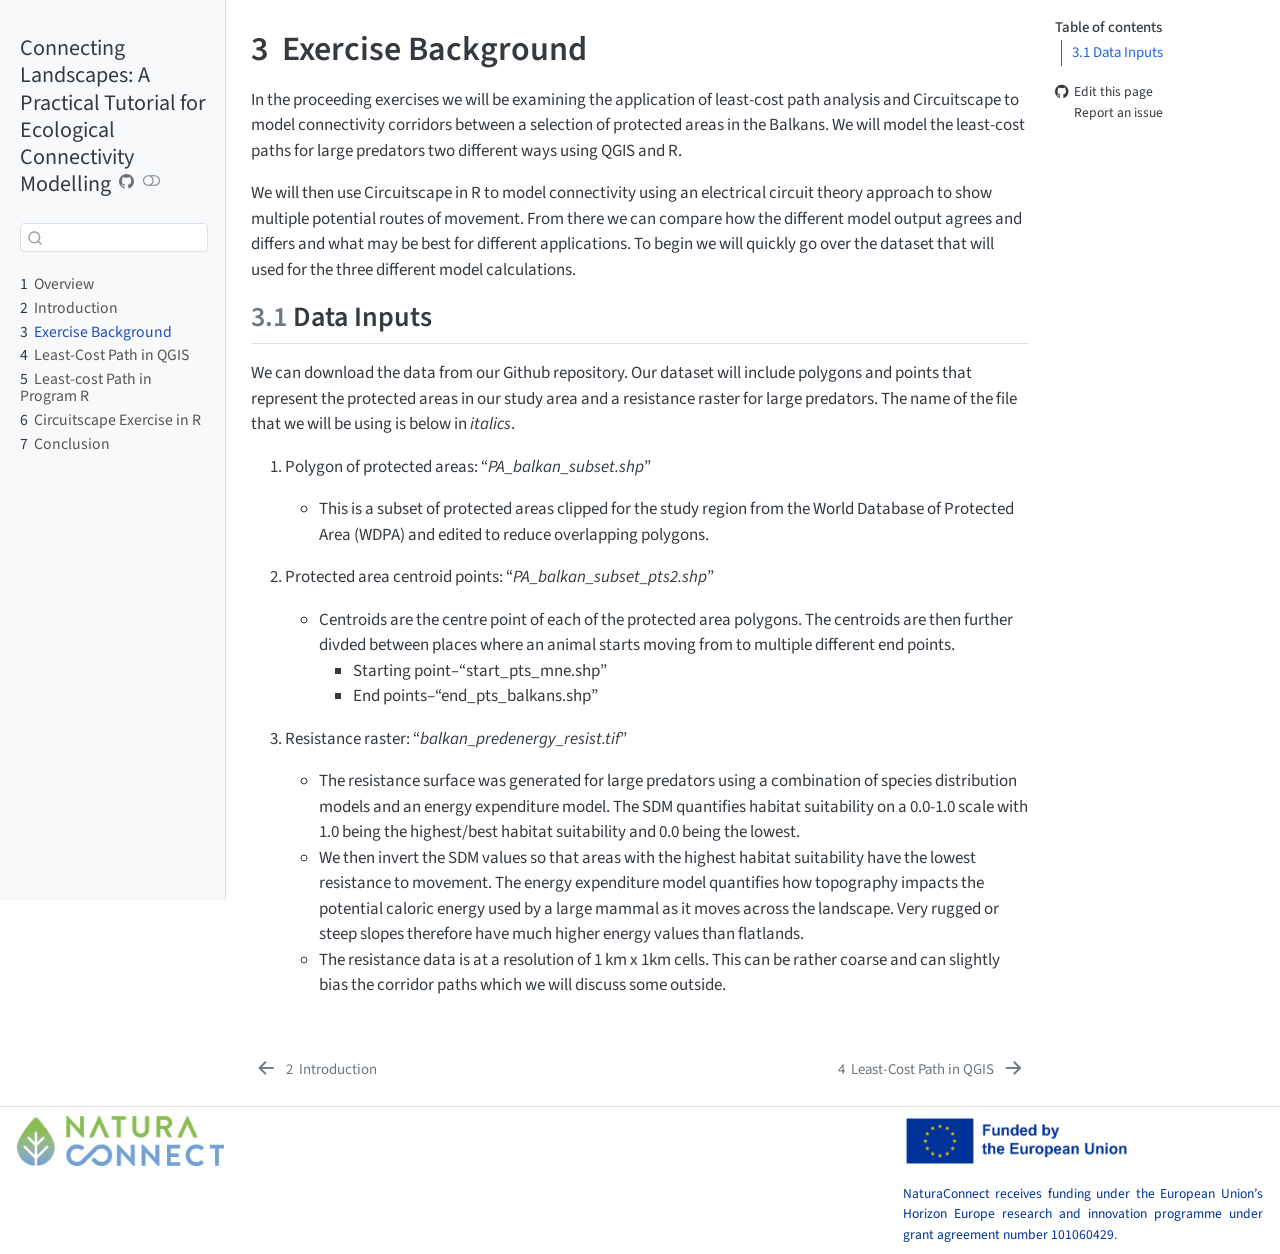
<file: 2_Model_Background.html>
<!DOCTYPE html>
<html xmlns="http://www.w3.org/1999/xhtml" lang="en" xml:lang="en"><head>

<meta charset="utf-8">
<meta name="generator" content="quarto-1.5.56">

<meta name="viewport" content="width=device-width, initial-scale=1.0, user-scalable=yes">


<title>3&nbsp; Exercise Background – Connecting Landscapes: A Practical Tutorial for Ecological Connectivity Modelling</title>
<style>
code{white-space: pre-wrap;}
span.smallcaps{font-variant: small-caps;}
div.columns{display: flex; gap: min(4vw, 1.5em);}
div.column{flex: auto; overflow-x: auto;}
div.hanging-indent{margin-left: 1.5em; text-indent: -1.5em;}
ul.task-list{list-style: none;}
ul.task-list li input[type="checkbox"] {
  width: 0.8em;
  margin: 0 0.8em 0.2em -1em; /* quarto-specific, see https://github.com/quarto-dev/quarto-cli/issues/4556 */ 
  vertical-align: middle;
}
</style>


<script src="site_libs/quarto-nav/quarto-nav.js"></script>
<script src="site_libs/quarto-nav/headroom.min.js"></script>
<script src="site_libs/clipboard/clipboard.min.js"></script>
<script src="site_libs/quarto-search/autocomplete.umd.js"></script>
<script src="site_libs/quarto-search/fuse.min.js"></script>
<script src="site_libs/quarto-search/quarto-search.js"></script>
<meta name="quarto:offset" content="./">
<link href="./3_LCP_QGIS_exercise.html" rel="next">
<link href="./1_Conn_Introduction.html" rel="prev">
<script src="site_libs/quarto-html/quarto.js"></script>
<script src="site_libs/quarto-html/popper.min.js"></script>
<script src="site_libs/quarto-html/tippy.umd.min.js"></script>
<script src="site_libs/quarto-html/anchor.min.js"></script>
<link href="site_libs/quarto-html/tippy.css" rel="stylesheet">
<link href="site_libs/quarto-html/quarto-syntax-highlighting.css" rel="stylesheet" class="quarto-color-scheme" id="quarto-text-highlighting-styles">
<link href="site_libs/quarto-html/quarto-syntax-highlighting-dark.css" rel="prefetch" class="quarto-color-scheme quarto-color-alternate" id="quarto-text-highlighting-styles">
<script src="site_libs/bootstrap/bootstrap.min.js"></script>
<link href="site_libs/bootstrap/bootstrap-icons.css" rel="stylesheet">
<link href="site_libs/bootstrap/bootstrap.min.css" rel="stylesheet" class="quarto-color-scheme" id="quarto-bootstrap" data-mode="light">
<link href="site_libs/bootstrap/bootstrap-dark.min.css" rel="prefetch" class="quarto-color-scheme quarto-color-alternate" id="quarto-bootstrap" data-mode="dark">
<script src="site_libs/quarto-contrib/glightbox/glightbox.min.js"></script>
<link href="site_libs/quarto-contrib/glightbox/glightbox.min.css" rel="stylesheet">
<link href="site_libs/quarto-contrib/glightbox/lightbox.css" rel="stylesheet">
<script id="quarto-search-options" type="application/json">{
  "location": "sidebar",
  "copy-button": false,
  "collapse-after": 3,
  "panel-placement": "start",
  "type": "textbox",
  "limit": 50,
  "keyboard-shortcut": [
    "f",
    "/",
    "s"
  ],
  "show-item-context": false,
  "language": {
    "search-no-results-text": "No results",
    "search-matching-documents-text": "matching documents",
    "search-copy-link-title": "Copy link to search",
    "search-hide-matches-text": "Hide additional matches",
    "search-more-match-text": "more match in this document",
    "search-more-matches-text": "more matches in this document",
    "search-clear-button-title": "Clear",
    "search-text-placeholder": "",
    "search-detached-cancel-button-title": "Cancel",
    "search-submit-button-title": "Submit",
    "search-label": "Search"
  }
}</script>


</head>

<body class="nav-sidebar docked">

<div id="quarto-search-results"></div>
  <header id="quarto-header" class="headroom fixed-top">
  <nav class="quarto-secondary-nav">
    <div class="container-fluid d-flex">
      <button type="button" class="quarto-btn-toggle btn" data-bs-toggle="collapse" role="button" data-bs-target=".quarto-sidebar-collapse-item" aria-controls="quarto-sidebar" aria-expanded="false" aria-label="Toggle sidebar navigation" onclick="if (window.quartoToggleHeadroom) { window.quartoToggleHeadroom(); }">
        <i class="bi bi-layout-text-sidebar-reverse"></i>
      </button>
        <nav class="quarto-page-breadcrumbs" aria-label="breadcrumb"><ol class="breadcrumb"><li class="breadcrumb-item"><a href="./2_Model_Background.html"><span class="chapter-number">3</span>&nbsp; <span class="chapter-title">Exercise Background</span></a></li></ol></nav>
        <a class="flex-grow-1" role="navigation" data-bs-toggle="collapse" data-bs-target=".quarto-sidebar-collapse-item" aria-controls="quarto-sidebar" aria-expanded="false" aria-label="Toggle sidebar navigation" onclick="if (window.quartoToggleHeadroom) { window.quartoToggleHeadroom(); }">      
        </a>
      <button type="button" class="btn quarto-search-button" aria-label="Search" onclick="window.quartoOpenSearch();">
        <i class="bi bi-search"></i>
      </button>
    </div>
  </nav>
</header>
<!-- content -->
<div id="quarto-content" class="quarto-container page-columns page-rows-contents page-layout-article">
<!-- sidebar -->
  <nav id="quarto-sidebar" class="sidebar collapse collapse-horizontal quarto-sidebar-collapse-item sidebar-navigation docked overflow-auto">
    <div class="pt-lg-2 mt-2 text-left sidebar-header">
    <div class="sidebar-title mb-0 py-0">
      <a href="./">Connecting Landscapes: A Practical Tutorial for Ecological Connectivity Modelling</a> 
        <div class="sidebar-tools-main">
    <a href="https://github.com/jdertien/Connectivity_LearningPlatform" title="Source Code" class="quarto-navigation-tool px-1" aria-label="Source Code"><i class="bi bi-github"></i></a>
  <a href="" class="quarto-color-scheme-toggle quarto-navigation-tool  px-1" onclick="window.quartoToggleColorScheme(); return false;" title="Toggle dark mode"><i class="bi"></i></a>
</div>
    </div>
      </div>
        <div class="mt-2 flex-shrink-0 align-items-center">
        <div class="sidebar-search">
        <div id="quarto-search" class="" title="Search"></div>
        </div>
        </div>
    <div class="sidebar-menu-container"> 
    <ul class="list-unstyled mt-1">
        <li class="sidebar-item">
  <div class="sidebar-item-container"> 
  <a href="./index.html" class="sidebar-item-text sidebar-link">
 <span class="menu-text"><span class="chapter-number">1</span>&nbsp; <span class="chapter-title">Overview</span></span></a>
  </div>
</li>
        <li class="sidebar-item">
  <div class="sidebar-item-container"> 
  <a href="./1_Conn_Introduction.html" class="sidebar-item-text sidebar-link">
 <span class="menu-text"><span class="chapter-number">2</span>&nbsp; <span class="chapter-title">Introduction</span></span></a>
  </div>
</li>
        <li class="sidebar-item">
  <div class="sidebar-item-container"> 
  <a href="./2_Model_Background.html" class="sidebar-item-text sidebar-link active">
 <span class="menu-text"><span class="chapter-number">3</span>&nbsp; <span class="chapter-title">Exercise Background</span></span></a>
  </div>
</li>
        <li class="sidebar-item">
  <div class="sidebar-item-container"> 
  <a href="./3_LCP_QGIS_exercise.html" class="sidebar-item-text sidebar-link">
 <span class="menu-text"><span class="chapter-number">4</span>&nbsp; <span class="chapter-title">Least-Cost Path in QGIS</span></span></a>
  </div>
</li>
        <li class="sidebar-item">
  <div class="sidebar-item-container"> 
  <a href="./4_LCP_R_exercise.html" class="sidebar-item-text sidebar-link">
 <span class="menu-text"><span class="chapter-number">5</span>&nbsp; <span class="chapter-title">Least-cost Path in Program R</span></span></a>
  </div>
</li>
        <li class="sidebar-item">
  <div class="sidebar-item-container"> 
  <a href="./5_Circuit_exercise.html" class="sidebar-item-text sidebar-link">
 <span class="menu-text"><span class="chapter-number">6</span>&nbsp; <span class="chapter-title">Circuitscape Exercise in R</span></span></a>
  </div>
</li>
        <li class="sidebar-item">
  <div class="sidebar-item-container"> 
  <a href="./6_Conclusion.html" class="sidebar-item-text sidebar-link">
 <span class="menu-text"><span class="chapter-number">7</span>&nbsp; <span class="chapter-title">Conclusion</span></span></a>
  </div>
</li>
    </ul>
    </div>
</nav>
<div id="quarto-sidebar-glass" class="quarto-sidebar-collapse-item" data-bs-toggle="collapse" data-bs-target=".quarto-sidebar-collapse-item"></div>
<!-- margin-sidebar -->
    <div id="quarto-margin-sidebar" class="sidebar margin-sidebar">
        <nav id="TOC" role="doc-toc" class="toc-active">
    <h2 id="toc-title">Table of contents</h2>
   
  <ul>
  <li><a href="#data-inputs" id="toc-data-inputs" class="nav-link active" data-scroll-target="#data-inputs"><span class="header-section-number">3.1</span> Data Inputs</a></li>
  </ul>
<div class="toc-actions"><ul><li><a href="https://github.com/jdertien/Connectivity_LearningPlatform/edit/main/2_Model_Background.qmd" class="toc-action"><i class="bi bi-github"></i>Edit this page</a></li><li><a href="https://github.com/jdertien/Connectivity_LearningPlatform/issues/new" class="toc-action"><i class="bi empty"></i>Report an issue</a></li></ul></div></nav>
    </div>
<!-- main -->
<main class="content" id="quarto-document-content">

<header id="title-block-header" class="quarto-title-block default">
<div class="quarto-title">
<h1 class="title"><span class="chapter-number">3</span>&nbsp; <span class="chapter-title">Exercise Background</span></h1>
</div>



<div class="quarto-title-meta">

    
  
    
  </div>
  


</header>


<p>In the proceeding exercises we will be examining the application of least-cost path analysis and Circuitscape to model connectivity corridors between a selection of protected areas in the Balkans. We will model the least-cost paths for large predators two different ways using QGIS and R.</p>
<p>We will then use Circuitscape in R to model connectivity using an electrical circuit theory approach to show multiple potential routes of movement. From there we can compare how the different model output agrees and differs and what may be best for different applications. To begin we will quickly go over the dataset that will used for the three different model calculations.</p>
<section id="data-inputs" class="level2" data-number="3.1">
<h2 data-number="3.1" class="anchored" data-anchor-id="data-inputs"><span class="header-section-number">3.1</span> Data Inputs</h2>
<p>We can download the data from our Github repository. Our dataset will include polygons and points that represent the protected areas in our study area and a resistance raster for large predators. The name of the file that we will be using is below in <em>italics</em>.</p>
<ol type="1">
<li><p>Polygon of protected areas: “<em>PA_balkan_subset.shp</em>”</p>
<ul>
<li>This is a subset of protected areas clipped for the study region from the World Database of Protected Area (WDPA) and edited to reduce overlapping polygons.</li>
</ul></li>
<li><p>Protected area centroid points: “<em>PA_balkan_subset_pts2.shp</em>”</p>
<ul>
<li>Centroids are the centre point of each of the protected area polygons. The centroids are then further divded between places where an animal starts moving from to multiple different end points.
<ul>
<li>Starting point–“start_pts_mne.shp”</li>
<li>End points–“end_pts_balkans.shp”</li>
</ul></li>
</ul></li>
<li><p>Resistance raster: “<em>balkan_predenergy_resist.tif</em>”</p>
<ul>
<li>The resistance surface was generated for large predators using a combination of species distribution models and an energy expenditure model. The SDM quantifies habitat suitability on a 0.0-1.0 scale with 1.0 being the highest/best habitat suitability and 0.0 being the lowest.</li>
<li>We then invert the SDM values so that areas with the highest habitat suitability have the lowest resistance to movement. The energy expenditure model quantifies how topography impacts the potential caloric energy used by a large mammal as it moves across the landscape. Very rugged or steep slopes therefore have much higher energy values than flatlands.</li>
<li>The resistance data is at a resolution of 1 km x 1km cells. This can be rather coarse and can slightly bias the corridor paths which we will discuss some outside.</li>
</ul></li>
</ol>


</section>

</main> <!-- /main -->
<script id="quarto-html-after-body" type="application/javascript">
window.document.addEventListener("DOMContentLoaded", function (event) {
  const toggleBodyColorMode = (bsSheetEl) => {
    const mode = bsSheetEl.getAttribute("data-mode");
    const bodyEl = window.document.querySelector("body");
    if (mode === "dark") {
      bodyEl.classList.add("quarto-dark");
      bodyEl.classList.remove("quarto-light");
    } else {
      bodyEl.classList.add("quarto-light");
      bodyEl.classList.remove("quarto-dark");
    }
  }
  const toggleBodyColorPrimary = () => {
    const bsSheetEl = window.document.querySelector("link#quarto-bootstrap");
    if (bsSheetEl) {
      toggleBodyColorMode(bsSheetEl);
    }
  }
  toggleBodyColorPrimary();  
  const disableStylesheet = (stylesheets) => {
    for (let i=0; i < stylesheets.length; i++) {
      const stylesheet = stylesheets[i];
      stylesheet.rel = 'prefetch';
    }
  }
  const enableStylesheet = (stylesheets) => {
    for (let i=0; i < stylesheets.length; i++) {
      const stylesheet = stylesheets[i];
      stylesheet.rel = 'stylesheet';
    }
  }
  const manageTransitions = (selector, allowTransitions) => {
    const els = window.document.querySelectorAll(selector);
    for (let i=0; i < els.length; i++) {
      const el = els[i];
      if (allowTransitions) {
        el.classList.remove('notransition');
      } else {
        el.classList.add('notransition');
      }
    }
  }
  const toggleGiscusIfUsed = (isAlternate, darkModeDefault) => {
    const baseTheme = document.querySelector('#giscus-base-theme')?.value ?? 'light';
    const alternateTheme = document.querySelector('#giscus-alt-theme')?.value ?? 'dark';
    let newTheme = '';
    if(darkModeDefault) {
      newTheme = isAlternate ? baseTheme : alternateTheme;
    } else {
      newTheme = isAlternate ? alternateTheme : baseTheme;
    }
    const changeGiscusTheme = () => {
      // From: https://github.com/giscus/giscus/issues/336
      const sendMessage = (message) => {
        const iframe = document.querySelector('iframe.giscus-frame');
        if (!iframe) return;
        iframe.contentWindow.postMessage({ giscus: message }, 'https://giscus.app');
      }
      sendMessage({
        setConfig: {
          theme: newTheme
        }
      });
    }
    const isGiscussLoaded = window.document.querySelector('iframe.giscus-frame') !== null;
    if (isGiscussLoaded) {
      changeGiscusTheme();
    }
  }
  const toggleColorMode = (alternate) => {
    // Switch the stylesheets
    const alternateStylesheets = window.document.querySelectorAll('link.quarto-color-scheme.quarto-color-alternate');
    manageTransitions('#quarto-margin-sidebar .nav-link', false);
    if (alternate) {
      enableStylesheet(alternateStylesheets);
      for (const sheetNode of alternateStylesheets) {
        if (sheetNode.id === "quarto-bootstrap") {
          toggleBodyColorMode(sheetNode);
        }
      }
    } else {
      disableStylesheet(alternateStylesheets);
      toggleBodyColorPrimary();
    }
    manageTransitions('#quarto-margin-sidebar .nav-link', true);
    // Switch the toggles
    const toggles = window.document.querySelectorAll('.quarto-color-scheme-toggle');
    for (let i=0; i < toggles.length; i++) {
      const toggle = toggles[i];
      if (toggle) {
        if (alternate) {
          toggle.classList.add("alternate");     
        } else {
          toggle.classList.remove("alternate");
        }
      }
    }
    // Hack to workaround the fact that safari doesn't
    // properly recolor the scrollbar when toggling (#1455)
    if (navigator.userAgent.indexOf('Safari') > 0 && navigator.userAgent.indexOf('Chrome') == -1) {
      manageTransitions("body", false);
      window.scrollTo(0, 1);
      setTimeout(() => {
        window.scrollTo(0, 0);
        manageTransitions("body", true);
      }, 40);  
    }
  }
  const isFileUrl = () => { 
    return window.location.protocol === 'file:';
  }
  const hasAlternateSentinel = () => {  
    let styleSentinel = getColorSchemeSentinel();
    if (styleSentinel !== null) {
      return styleSentinel === "alternate";
    } else {
      return false;
    }
  }
  const setStyleSentinel = (alternate) => {
    const value = alternate ? "alternate" : "default";
    if (!isFileUrl()) {
      window.localStorage.setItem("quarto-color-scheme", value);
    } else {
      localAlternateSentinel = value;
    }
  }
  const getColorSchemeSentinel = () => {
    if (!isFileUrl()) {
      const storageValue = window.localStorage.getItem("quarto-color-scheme");
      return storageValue != null ? storageValue : localAlternateSentinel;
    } else {
      return localAlternateSentinel;
    }
  }
  const darkModeDefault = false;
  let localAlternateSentinel = darkModeDefault ? 'alternate' : 'default';
  // Dark / light mode switch
  window.quartoToggleColorScheme = () => {
    // Read the current dark / light value 
    let toAlternate = !hasAlternateSentinel();
    toggleColorMode(toAlternate);
    setStyleSentinel(toAlternate);
    toggleGiscusIfUsed(toAlternate, darkModeDefault);
  };
  // Ensure there is a toggle, if there isn't float one in the top right
  if (window.document.querySelector('.quarto-color-scheme-toggle') === null) {
    const a = window.document.createElement('a');
    a.classList.add('top-right');
    a.classList.add('quarto-color-scheme-toggle');
    a.href = "";
    a.onclick = function() { try { window.quartoToggleColorScheme(); } catch {} return false; };
    const i = window.document.createElement("i");
    i.classList.add('bi');
    a.appendChild(i);
    window.document.body.appendChild(a);
  }
  // Switch to dark mode if need be
  if (hasAlternateSentinel()) {
    toggleColorMode(true);
  } else {
    toggleColorMode(false);
  }
  const icon = "";
  const anchorJS = new window.AnchorJS();
  anchorJS.options = {
    placement: 'right',
    icon: icon
  };
  anchorJS.add('.anchored');
  const isCodeAnnotation = (el) => {
    for (const clz of el.classList) {
      if (clz.startsWith('code-annotation-')) {                     
        return true;
      }
    }
    return false;
  }
  const onCopySuccess = function(e) {
    // button target
    const button = e.trigger;
    // don't keep focus
    button.blur();
    // flash "checked"
    button.classList.add('code-copy-button-checked');
    var currentTitle = button.getAttribute("title");
    button.setAttribute("title", "Copied!");
    let tooltip;
    if (window.bootstrap) {
      button.setAttribute("data-bs-toggle", "tooltip");
      button.setAttribute("data-bs-placement", "left");
      button.setAttribute("data-bs-title", "Copied!");
      tooltip = new bootstrap.Tooltip(button, 
        { trigger: "manual", 
          customClass: "code-copy-button-tooltip",
          offset: [0, -8]});
      tooltip.show();    
    }
    setTimeout(function() {
      if (tooltip) {
        tooltip.hide();
        button.removeAttribute("data-bs-title");
        button.removeAttribute("data-bs-toggle");
        button.removeAttribute("data-bs-placement");
      }
      button.setAttribute("title", currentTitle);
      button.classList.remove('code-copy-button-checked');
    }, 1000);
    // clear code selection
    e.clearSelection();
  }
  const getTextToCopy = function(trigger) {
      const codeEl = trigger.previousElementSibling.cloneNode(true);
      for (const childEl of codeEl.children) {
        if (isCodeAnnotation(childEl)) {
          childEl.remove();
        }
      }
      return codeEl.innerText;
  }
  const clipboard = new window.ClipboardJS('.code-copy-button:not([data-in-quarto-modal])', {
    text: getTextToCopy
  });
  clipboard.on('success', onCopySuccess);
  if (window.document.getElementById('quarto-embedded-source-code-modal')) {
    // For code content inside modals, clipBoardJS needs to be initialized with a container option
    // TODO: Check when it could be a function (https://github.com/zenorocha/clipboard.js/issues/860)
    const clipboardModal = new window.ClipboardJS('.code-copy-button[data-in-quarto-modal]', {
      text: getTextToCopy,
      container: window.document.getElementById('quarto-embedded-source-code-modal')
    });
    clipboardModal.on('success', onCopySuccess);
  }
    var localhostRegex = new RegExp(/^(?:http|https):\/\/localhost\:?[0-9]*\//);
    var mailtoRegex = new RegExp(/^mailto:/);
      var filterRegex = new RegExp("https:\/\/jdertien\.github\.io\/Connectivity_LearningPlatform\/");
    var isInternal = (href) => {
        return filterRegex.test(href) || localhostRegex.test(href) || mailtoRegex.test(href);
    }
    // Inspect non-navigation links and adorn them if external
 	var links = window.document.querySelectorAll('a[href]:not(.nav-link):not(.navbar-brand):not(.toc-action):not(.sidebar-link):not(.sidebar-item-toggle):not(.pagination-link):not(.no-external):not([aria-hidden]):not(.dropdown-item):not(.quarto-navigation-tool):not(.about-link)');
    for (var i=0; i<links.length; i++) {
      const link = links[i];
      if (!isInternal(link.href)) {
        // undo the damage that might have been done by quarto-nav.js in the case of
        // links that we want to consider external
        if (link.dataset.originalHref !== undefined) {
          link.href = link.dataset.originalHref;
        }
      }
    }
  function tippyHover(el, contentFn, onTriggerFn, onUntriggerFn) {
    const config = {
      allowHTML: true,
      maxWidth: 500,
      delay: 100,
      arrow: false,
      appendTo: function(el) {
          return el.parentElement;
      },
      interactive: true,
      interactiveBorder: 10,
      theme: 'quarto',
      placement: 'bottom-start',
    };
    if (contentFn) {
      config.content = contentFn;
    }
    if (onTriggerFn) {
      config.onTrigger = onTriggerFn;
    }
    if (onUntriggerFn) {
      config.onUntrigger = onUntriggerFn;
    }
    window.tippy(el, config); 
  }
  const noterefs = window.document.querySelectorAll('a[role="doc-noteref"]');
  for (var i=0; i<noterefs.length; i++) {
    const ref = noterefs[i];
    tippyHover(ref, function() {
      // use id or data attribute instead here
      let href = ref.getAttribute('data-footnote-href') || ref.getAttribute('href');
      try { href = new URL(href).hash; } catch {}
      const id = href.replace(/^#\/?/, "");
      const note = window.document.getElementById(id);
      if (note) {
        return note.innerHTML;
      } else {
        return "";
      }
    });
  }
  const xrefs = window.document.querySelectorAll('a.quarto-xref');
  const processXRef = (id, note) => {
    // Strip column container classes
    const stripColumnClz = (el) => {
      el.classList.remove("page-full", "page-columns");
      if (el.children) {
        for (const child of el.children) {
          stripColumnClz(child);
        }
      }
    }
    stripColumnClz(note)
    if (id === null || id.startsWith('sec-')) {
      // Special case sections, only their first couple elements
      const container = document.createElement("div");
      if (note.children && note.children.length > 2) {
        container.appendChild(note.children[0].cloneNode(true));
        for (let i = 1; i < note.children.length; i++) {
          const child = note.children[i];
          if (child.tagName === "P" && child.innerText === "") {
            continue;
          } else {
            container.appendChild(child.cloneNode(true));
            break;
          }
        }
        if (window.Quarto?.typesetMath) {
          window.Quarto.typesetMath(container);
        }
        return container.innerHTML
      } else {
        if (window.Quarto?.typesetMath) {
          window.Quarto.typesetMath(note);
        }
        return note.innerHTML;
      }
    } else {
      // Remove any anchor links if they are present
      const anchorLink = note.querySelector('a.anchorjs-link');
      if (anchorLink) {
        anchorLink.remove();
      }
      if (window.Quarto?.typesetMath) {
        window.Quarto.typesetMath(note);
      }
      // TODO in 1.5, we should make sure this works without a callout special case
      if (note.classList.contains("callout")) {
        return note.outerHTML;
      } else {
        return note.innerHTML;
      }
    }
  }
  for (var i=0; i<xrefs.length; i++) {
    const xref = xrefs[i];
    tippyHover(xref, undefined, function(instance) {
      instance.disable();
      let url = xref.getAttribute('href');
      let hash = undefined; 
      if (url.startsWith('#')) {
        hash = url;
      } else {
        try { hash = new URL(url).hash; } catch {}
      }
      if (hash) {
        const id = hash.replace(/^#\/?/, "");
        const note = window.document.getElementById(id);
        if (note !== null) {
          try {
            const html = processXRef(id, note.cloneNode(true));
            instance.setContent(html);
          } finally {
            instance.enable();
            instance.show();
          }
        } else {
          // See if we can fetch this
          fetch(url.split('#')[0])
          .then(res => res.text())
          .then(html => {
            const parser = new DOMParser();
            const htmlDoc = parser.parseFromString(html, "text/html");
            const note = htmlDoc.getElementById(id);
            if (note !== null) {
              const html = processXRef(id, note);
              instance.setContent(html);
            } 
          }).finally(() => {
            instance.enable();
            instance.show();
          });
        }
      } else {
        // See if we can fetch a full url (with no hash to target)
        // This is a special case and we should probably do some content thinning / targeting
        fetch(url)
        .then(res => res.text())
        .then(html => {
          const parser = new DOMParser();
          const htmlDoc = parser.parseFromString(html, "text/html");
          const note = htmlDoc.querySelector('main.content');
          if (note !== null) {
            // This should only happen for chapter cross references
            // (since there is no id in the URL)
            // remove the first header
            if (note.children.length > 0 && note.children[0].tagName === "HEADER") {
              note.children[0].remove();
            }
            const html = processXRef(null, note);
            instance.setContent(html);
          } 
        }).finally(() => {
          instance.enable();
          instance.show();
        });
      }
    }, function(instance) {
    });
  }
      let selectedAnnoteEl;
      const selectorForAnnotation = ( cell, annotation) => {
        let cellAttr = 'data-code-cell="' + cell + '"';
        let lineAttr = 'data-code-annotation="' +  annotation + '"';
        const selector = 'span[' + cellAttr + '][' + lineAttr + ']';
        return selector;
      }
      const selectCodeLines = (annoteEl) => {
        const doc = window.document;
        const targetCell = annoteEl.getAttribute("data-target-cell");
        const targetAnnotation = annoteEl.getAttribute("data-target-annotation");
        const annoteSpan = window.document.querySelector(selectorForAnnotation(targetCell, targetAnnotation));
        const lines = annoteSpan.getAttribute("data-code-lines").split(",");
        const lineIds = lines.map((line) => {
          return targetCell + "-" + line;
        })
        let top = null;
        let height = null;
        let parent = null;
        if (lineIds.length > 0) {
            //compute the position of the single el (top and bottom and make a div)
            const el = window.document.getElementById(lineIds[0]);
            top = el.offsetTop;
            height = el.offsetHeight;
            parent = el.parentElement.parentElement;
          if (lineIds.length > 1) {
            const lastEl = window.document.getElementById(lineIds[lineIds.length - 1]);
            const bottom = lastEl.offsetTop + lastEl.offsetHeight;
            height = bottom - top;
          }
          if (top !== null && height !== null && parent !== null) {
            // cook up a div (if necessary) and position it 
            let div = window.document.getElementById("code-annotation-line-highlight");
            if (div === null) {
              div = window.document.createElement("div");
              div.setAttribute("id", "code-annotation-line-highlight");
              div.style.position = 'absolute';
              parent.appendChild(div);
            }
            div.style.top = top - 2 + "px";
            div.style.height = height + 4 + "px";
            div.style.left = 0;
            let gutterDiv = window.document.getElementById("code-annotation-line-highlight-gutter");
            if (gutterDiv === null) {
              gutterDiv = window.document.createElement("div");
              gutterDiv.setAttribute("id", "code-annotation-line-highlight-gutter");
              gutterDiv.style.position = 'absolute';
              const codeCell = window.document.getElementById(targetCell);
              const gutter = codeCell.querySelector('.code-annotation-gutter');
              gutter.appendChild(gutterDiv);
            }
            gutterDiv.style.top = top - 2 + "px";
            gutterDiv.style.height = height + 4 + "px";
          }
          selectedAnnoteEl = annoteEl;
        }
      };
      const unselectCodeLines = () => {
        const elementsIds = ["code-annotation-line-highlight", "code-annotation-line-highlight-gutter"];
        elementsIds.forEach((elId) => {
          const div = window.document.getElementById(elId);
          if (div) {
            div.remove();
          }
        });
        selectedAnnoteEl = undefined;
      };
        // Handle positioning of the toggle
    window.addEventListener(
      "resize",
      throttle(() => {
        elRect = undefined;
        if (selectedAnnoteEl) {
          selectCodeLines(selectedAnnoteEl);
        }
      }, 10)
    );
    function throttle(fn, ms) {
    let throttle = false;
    let timer;
      return (...args) => {
        if(!throttle) { // first call gets through
            fn.apply(this, args);
            throttle = true;
        } else { // all the others get throttled
            if(timer) clearTimeout(timer); // cancel #2
            timer = setTimeout(() => {
              fn.apply(this, args);
              timer = throttle = false;
            }, ms);
        }
      };
    }
      // Attach click handler to the DT
      const annoteDls = window.document.querySelectorAll('dt[data-target-cell]');
      for (const annoteDlNode of annoteDls) {
        annoteDlNode.addEventListener('click', (event) => {
          const clickedEl = event.target;
          if (clickedEl !== selectedAnnoteEl) {
            unselectCodeLines();
            const activeEl = window.document.querySelector('dt[data-target-cell].code-annotation-active');
            if (activeEl) {
              activeEl.classList.remove('code-annotation-active');
            }
            selectCodeLines(clickedEl);
            clickedEl.classList.add('code-annotation-active');
          } else {
            // Unselect the line
            unselectCodeLines();
            clickedEl.classList.remove('code-annotation-active');
          }
        });
      }
  const findCites = (el) => {
    const parentEl = el.parentElement;
    if (parentEl) {
      const cites = parentEl.dataset.cites;
      if (cites) {
        return {
          el,
          cites: cites.split(' ')
        };
      } else {
        return findCites(el.parentElement)
      }
    } else {
      return undefined;
    }
  };
  var bibliorefs = window.document.querySelectorAll('a[role="doc-biblioref"]');
  for (var i=0; i<bibliorefs.length; i++) {
    const ref = bibliorefs[i];
    const citeInfo = findCites(ref);
    if (citeInfo) {
      tippyHover(citeInfo.el, function() {
        var popup = window.document.createElement('div');
        citeInfo.cites.forEach(function(cite) {
          var citeDiv = window.document.createElement('div');
          citeDiv.classList.add('hanging-indent');
          citeDiv.classList.add('csl-entry');
          var biblioDiv = window.document.getElementById('ref-' + cite);
          if (biblioDiv) {
            citeDiv.innerHTML = biblioDiv.innerHTML;
          }
          popup.appendChild(citeDiv);
        });
        return popup.innerHTML;
      });
    }
  }
});
</script>
<nav class="page-navigation">
  <div class="nav-page nav-page-previous">
      <a href="./1_Conn_Introduction.html" class="pagination-link" aria-label="Introduction">
        <i class="bi bi-arrow-left-short"></i> <span class="nav-page-text"><span class="chapter-number">2</span>&nbsp; <span class="chapter-title">Introduction</span></span>
      </a>          
  </div>
  <div class="nav-page nav-page-next">
      <a href="./3_LCP_QGIS_exercise.html" class="pagination-link" aria-label="Least-Cost Path in QGIS">
        <span class="nav-page-text"><span class="chapter-number">4</span>&nbsp; <span class="chapter-title">Least-Cost Path in QGIS</span></span> <i class="bi bi-arrow-right-short"></i>
      </a>
  </div>
</nav>
</div> <!-- /content -->
<footer class="footer">
  <div class="nav-footer">
    <div class="nav-footer-left">
<p><a href="https://naturaconnect.eu/"><img src="images/NClogo.png" alt="NaturaConnect" height="50"></a></p>
</div>   
    <div class="nav-footer-center">
      &nbsp;
    <div class="toc-actions d-sm-block d-md-none"><ul><li><a href="https://github.com/jdertien/Connectivity_LearningPlatform/edit/main/2_Model_Background.qmd" class="toc-action"><i class="bi bi-github"></i>Edit this page</a></li><li><a href="https://github.com/jdertien/Connectivity_LearningPlatform/issues/new" class="toc-action"><i class="bi empty"></i>Report an issue</a></li></ul></div></div>
    <div class="nav-footer-right">
<div style="max-width:360px; margin-left:auto; text-align:left">
<p><a href="images/eu.png" class="lightbox" data-gallery="quarto-lightbox-gallery-2"><img src="images/eu.png" alt="Funded by the European Union" height="52"></a></p>
<div style="color:#003399; text-align:justify; font-size:.8rem; margin-top:.6em">
<p>NaturaConnect receives funding under the European Union’s Horizon Europe research and innovation programme under grant agreement number 101060429.</p>
</div>
</div>
</div>
  </div>
</footer>
<script>var lightboxQuarto = GLightbox({"selector":".lightbox","openEffect":"zoom","loop":false,"descPosition":"bottom","closeEffect":"zoom"});
(function() {
  let previousOnload = window.onload;
  window.onload = () => {
    if (previousOnload) {
      previousOnload();
    }
    lightboxQuarto.on('slide_before_load', (data) => {
      const { slideIndex, slideNode, slideConfig, player, trigger } = data;
      const href = trigger.getAttribute('href');
      if (href !== null) {
        const imgEl = window.document.querySelector(`a[href="${href}"] img`);
        if (imgEl !== null) {
          const srcAttr = imgEl.getAttribute("src");
          if (srcAttr && srcAttr.startsWith("data:")) {
            slideConfig.href = srcAttr;
          }
        }
      } 
    });
  
    lightboxQuarto.on('slide_after_load', (data) => {
      const { slideIndex, slideNode, slideConfig, player, trigger } = data;
      if (window.Quarto?.typesetMath) {
        window.Quarto.typesetMath(slideNode);
      }
    });
  
  };
  
})();
          </script>




</body></html>
</file>
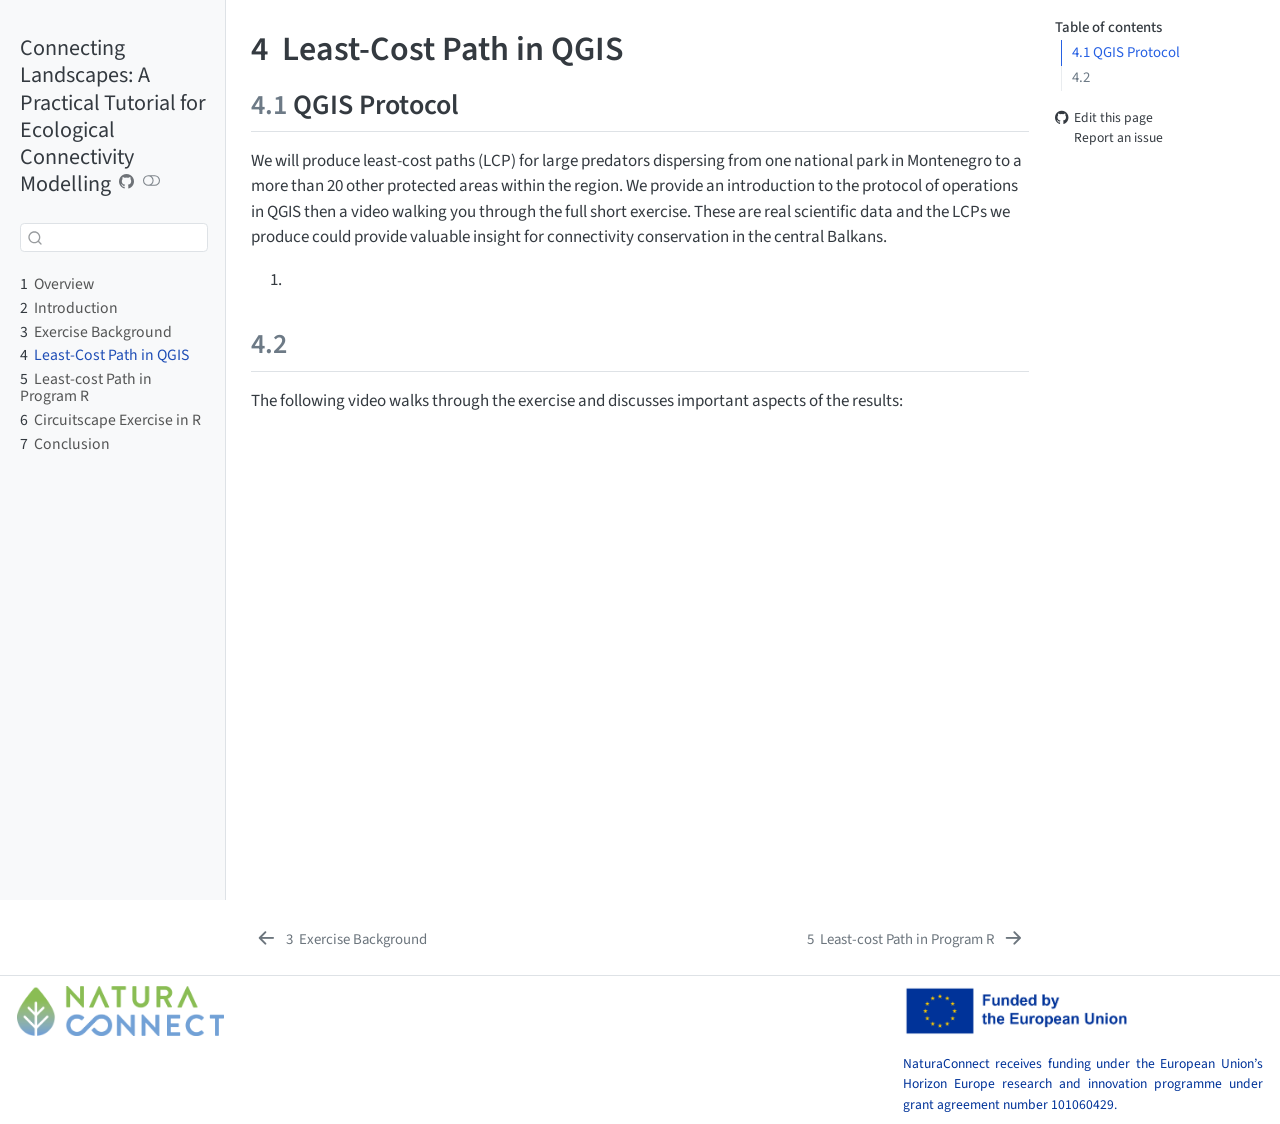
<file: 3_LCP_QGIS_exercise.html>
<!DOCTYPE html>
<html xmlns="http://www.w3.org/1999/xhtml" lang="en" xml:lang="en"><head>

<meta charset="utf-8">
<meta name="generator" content="quarto-1.5.56">

<meta name="viewport" content="width=device-width, initial-scale=1.0, user-scalable=yes">


<title>4&nbsp; Least-Cost Path in QGIS – Connecting Landscapes: A Practical Tutorial for Ecological Connectivity Modelling</title>
<style>
code{white-space: pre-wrap;}
span.smallcaps{font-variant: small-caps;}
div.columns{display: flex; gap: min(4vw, 1.5em);}
div.column{flex: auto; overflow-x: auto;}
div.hanging-indent{margin-left: 1.5em; text-indent: -1.5em;}
ul.task-list{list-style: none;}
ul.task-list li input[type="checkbox"] {
  width: 0.8em;
  margin: 0 0.8em 0.2em -1em; /* quarto-specific, see https://github.com/quarto-dev/quarto-cli/issues/4556 */ 
  vertical-align: middle;
}
</style>


<script src="site_libs/quarto-nav/quarto-nav.js"></script>
<script src="site_libs/quarto-nav/headroom.min.js"></script>
<script src="site_libs/clipboard/clipboard.min.js"></script>
<script src="site_libs/quarto-search/autocomplete.umd.js"></script>
<script src="site_libs/quarto-search/fuse.min.js"></script>
<script src="site_libs/quarto-search/quarto-search.js"></script>
<meta name="quarto:offset" content="./">
<link href="./4_LCP_R_exercise.html" rel="next">
<link href="./2_Model_Background.html" rel="prev">
<script src="site_libs/quarto-html/quarto.js"></script>
<script src="site_libs/quarto-html/popper.min.js"></script>
<script src="site_libs/quarto-html/tippy.umd.min.js"></script>
<script src="site_libs/quarto-html/anchor.min.js"></script>
<link href="site_libs/quarto-html/tippy.css" rel="stylesheet">
<link href="site_libs/quarto-html/quarto-syntax-highlighting.css" rel="stylesheet" class="quarto-color-scheme" id="quarto-text-highlighting-styles">
<link href="site_libs/quarto-html/quarto-syntax-highlighting-dark.css" rel="prefetch" class="quarto-color-scheme quarto-color-alternate" id="quarto-text-highlighting-styles">
<script src="site_libs/bootstrap/bootstrap.min.js"></script>
<link href="site_libs/bootstrap/bootstrap-icons.css" rel="stylesheet">
<link href="site_libs/bootstrap/bootstrap.min.css" rel="stylesheet" class="quarto-color-scheme" id="quarto-bootstrap" data-mode="light">
<link href="site_libs/bootstrap/bootstrap-dark.min.css" rel="prefetch" class="quarto-color-scheme quarto-color-alternate" id="quarto-bootstrap" data-mode="dark">
<script src="site_libs/quarto-contrib/glightbox/glightbox.min.js"></script>
<link href="site_libs/quarto-contrib/glightbox/glightbox.min.css" rel="stylesheet">
<link href="site_libs/quarto-contrib/glightbox/lightbox.css" rel="stylesheet">
<script id="quarto-search-options" type="application/json">{
  "location": "sidebar",
  "copy-button": false,
  "collapse-after": 3,
  "panel-placement": "start",
  "type": "textbox",
  "limit": 50,
  "keyboard-shortcut": [
    "f",
    "/",
    "s"
  ],
  "show-item-context": false,
  "language": {
    "search-no-results-text": "No results",
    "search-matching-documents-text": "matching documents",
    "search-copy-link-title": "Copy link to search",
    "search-hide-matches-text": "Hide additional matches",
    "search-more-match-text": "more match in this document",
    "search-more-matches-text": "more matches in this document",
    "search-clear-button-title": "Clear",
    "search-text-placeholder": "",
    "search-detached-cancel-button-title": "Cancel",
    "search-submit-button-title": "Submit",
    "search-label": "Search"
  }
}</script>


</head>

<body class="nav-sidebar docked">

<div id="quarto-search-results"></div>
  <header id="quarto-header" class="headroom fixed-top">
  <nav class="quarto-secondary-nav">
    <div class="container-fluid d-flex">
      <button type="button" class="quarto-btn-toggle btn" data-bs-toggle="collapse" role="button" data-bs-target=".quarto-sidebar-collapse-item" aria-controls="quarto-sidebar" aria-expanded="false" aria-label="Toggle sidebar navigation" onclick="if (window.quartoToggleHeadroom) { window.quartoToggleHeadroom(); }">
        <i class="bi bi-layout-text-sidebar-reverse"></i>
      </button>
        <nav class="quarto-page-breadcrumbs" aria-label="breadcrumb"><ol class="breadcrumb"><li class="breadcrumb-item"><a href="./3_LCP_QGIS_exercise.html"><span class="chapter-number">4</span>&nbsp; <span class="chapter-title">Least-Cost Path in QGIS</span></a></li></ol></nav>
        <a class="flex-grow-1" role="navigation" data-bs-toggle="collapse" data-bs-target=".quarto-sidebar-collapse-item" aria-controls="quarto-sidebar" aria-expanded="false" aria-label="Toggle sidebar navigation" onclick="if (window.quartoToggleHeadroom) { window.quartoToggleHeadroom(); }">      
        </a>
      <button type="button" class="btn quarto-search-button" aria-label="Search" onclick="window.quartoOpenSearch();">
        <i class="bi bi-search"></i>
      </button>
    </div>
  </nav>
</header>
<!-- content -->
<div id="quarto-content" class="quarto-container page-columns page-rows-contents page-layout-article">
<!-- sidebar -->
  <nav id="quarto-sidebar" class="sidebar collapse collapse-horizontal quarto-sidebar-collapse-item sidebar-navigation docked overflow-auto">
    <div class="pt-lg-2 mt-2 text-left sidebar-header">
    <div class="sidebar-title mb-0 py-0">
      <a href="./">Connecting Landscapes: A Practical Tutorial for Ecological Connectivity Modelling</a> 
        <div class="sidebar-tools-main">
    <a href="https://github.com/jdertien/Connectivity_LearningPlatform" title="Source Code" class="quarto-navigation-tool px-1" aria-label="Source Code"><i class="bi bi-github"></i></a>
  <a href="" class="quarto-color-scheme-toggle quarto-navigation-tool  px-1" onclick="window.quartoToggleColorScheme(); return false;" title="Toggle dark mode"><i class="bi"></i></a>
</div>
    </div>
      </div>
        <div class="mt-2 flex-shrink-0 align-items-center">
        <div class="sidebar-search">
        <div id="quarto-search" class="" title="Search"></div>
        </div>
        </div>
    <div class="sidebar-menu-container"> 
    <ul class="list-unstyled mt-1">
        <li class="sidebar-item">
  <div class="sidebar-item-container"> 
  <a href="./index.html" class="sidebar-item-text sidebar-link">
 <span class="menu-text"><span class="chapter-number">1</span>&nbsp; <span class="chapter-title">Overview</span></span></a>
  </div>
</li>
        <li class="sidebar-item">
  <div class="sidebar-item-container"> 
  <a href="./1_Conn_Introduction.html" class="sidebar-item-text sidebar-link">
 <span class="menu-text"><span class="chapter-number">2</span>&nbsp; <span class="chapter-title">Introduction</span></span></a>
  </div>
</li>
        <li class="sidebar-item">
  <div class="sidebar-item-container"> 
  <a href="./2_Model_Background.html" class="sidebar-item-text sidebar-link">
 <span class="menu-text"><span class="chapter-number">3</span>&nbsp; <span class="chapter-title">Exercise Background</span></span></a>
  </div>
</li>
        <li class="sidebar-item">
  <div class="sidebar-item-container"> 
  <a href="./3_LCP_QGIS_exercise.html" class="sidebar-item-text sidebar-link active">
 <span class="menu-text"><span class="chapter-number">4</span>&nbsp; <span class="chapter-title">Least-Cost Path in QGIS</span></span></a>
  </div>
</li>
        <li class="sidebar-item">
  <div class="sidebar-item-container"> 
  <a href="./4_LCP_R_exercise.html" class="sidebar-item-text sidebar-link">
 <span class="menu-text"><span class="chapter-number">5</span>&nbsp; <span class="chapter-title">Least-cost Path in Program R</span></span></a>
  </div>
</li>
        <li class="sidebar-item">
  <div class="sidebar-item-container"> 
  <a href="./5_Circuit_exercise.html" class="sidebar-item-text sidebar-link">
 <span class="menu-text"><span class="chapter-number">6</span>&nbsp; <span class="chapter-title">Circuitscape Exercise in R</span></span></a>
  </div>
</li>
        <li class="sidebar-item">
  <div class="sidebar-item-container"> 
  <a href="./6_Conclusion.html" class="sidebar-item-text sidebar-link">
 <span class="menu-text"><span class="chapter-number">7</span>&nbsp; <span class="chapter-title">Conclusion</span></span></a>
  </div>
</li>
    </ul>
    </div>
</nav>
<div id="quarto-sidebar-glass" class="quarto-sidebar-collapse-item" data-bs-toggle="collapse" data-bs-target=".quarto-sidebar-collapse-item"></div>
<!-- margin-sidebar -->
    <div id="quarto-margin-sidebar" class="sidebar margin-sidebar">
        <nav id="TOC" role="doc-toc" class="toc-active">
    <h2 id="toc-title">Table of contents</h2>
   
  <ul>
  <li><a href="#qgis-protocol" id="toc-qgis-protocol" class="nav-link active" data-scroll-target="#qgis-protocol"><span class="header-section-number">4.1</span> QGIS Protocol</a></li>
  <li><a href="#section" id="toc-section" class="nav-link" data-scroll-target="#section"><span class="header-section-number">4.2</span> </a></li>
  </ul>
<div class="toc-actions"><ul><li><a href="https://github.com/jdertien/Connectivity_LearningPlatform/edit/main/3_LCP_QGIS_exercise.qmd" class="toc-action"><i class="bi bi-github"></i>Edit this page</a></li><li><a href="https://github.com/jdertien/Connectivity_LearningPlatform/issues/new" class="toc-action"><i class="bi empty"></i>Report an issue</a></li></ul></div></nav>
    </div>
<!-- main -->
<main class="content" id="quarto-document-content">

<header id="title-block-header" class="quarto-title-block default">
<div class="quarto-title">
<h1 class="title"><span class="chapter-number">4</span>&nbsp; <span class="chapter-title">Least-Cost Path in QGIS</span></h1>
</div>



<div class="quarto-title-meta">

    
  
    
  </div>
  


</header>


<section id="qgis-protocol" class="level2" data-number="4.1">
<h2 data-number="4.1" class="anchored" data-anchor-id="qgis-protocol"><span class="header-section-number">4.1</span> QGIS Protocol</h2>
<p>We will produce least-cost paths (LCP) for large predators dispersing from one national park in Montenegro to a more than 20 other protected areas within the region. We provide an introduction to the protocol of operations in QGIS then a video walking you through the full short exercise. These are real scientific data and the LCPs we produce could provide valuable insight for connectivity conservation in the central Balkans.</p>
<ol type="1">
<li></li>
</ol>
</section>
<section id="section" class="level2" data-number="4.2">
<h2 data-number="4.2" class="anchored" data-anchor-id="section"><span class="header-section-number">4.2</span> </h2>
<p>The following video walks through the exercise and discusses important aspects of the results:</p>
<div class="quarto-video ratio ratio-16x9"><iframe data-external="1" src="https://www.youtube.com/embed/l4WBo6Ntwsw" title="" frameborder="0" allow="accelerometer; autoplay; clipboard-write; encrypted-media; gyroscope; picture-in-picture" allowfullscreen=""></iframe></div>


</section>

</main> <!-- /main -->
<script id="quarto-html-after-body" type="application/javascript">
window.document.addEventListener("DOMContentLoaded", function (event) {
  const toggleBodyColorMode = (bsSheetEl) => {
    const mode = bsSheetEl.getAttribute("data-mode");
    const bodyEl = window.document.querySelector("body");
    if (mode === "dark") {
      bodyEl.classList.add("quarto-dark");
      bodyEl.classList.remove("quarto-light");
    } else {
      bodyEl.classList.add("quarto-light");
      bodyEl.classList.remove("quarto-dark");
    }
  }
  const toggleBodyColorPrimary = () => {
    const bsSheetEl = window.document.querySelector("link#quarto-bootstrap");
    if (bsSheetEl) {
      toggleBodyColorMode(bsSheetEl);
    }
  }
  toggleBodyColorPrimary();  
  const disableStylesheet = (stylesheets) => {
    for (let i=0; i < stylesheets.length; i++) {
      const stylesheet = stylesheets[i];
      stylesheet.rel = 'prefetch';
    }
  }
  const enableStylesheet = (stylesheets) => {
    for (let i=0; i < stylesheets.length; i++) {
      const stylesheet = stylesheets[i];
      stylesheet.rel = 'stylesheet';
    }
  }
  const manageTransitions = (selector, allowTransitions) => {
    const els = window.document.querySelectorAll(selector);
    for (let i=0; i < els.length; i++) {
      const el = els[i];
      if (allowTransitions) {
        el.classList.remove('notransition');
      } else {
        el.classList.add('notransition');
      }
    }
  }
  const toggleGiscusIfUsed = (isAlternate, darkModeDefault) => {
    const baseTheme = document.querySelector('#giscus-base-theme')?.value ?? 'light';
    const alternateTheme = document.querySelector('#giscus-alt-theme')?.value ?? 'dark';
    let newTheme = '';
    if(darkModeDefault) {
      newTheme = isAlternate ? baseTheme : alternateTheme;
    } else {
      newTheme = isAlternate ? alternateTheme : baseTheme;
    }
    const changeGiscusTheme = () => {
      // From: https://github.com/giscus/giscus/issues/336
      const sendMessage = (message) => {
        const iframe = document.querySelector('iframe.giscus-frame');
        if (!iframe) return;
        iframe.contentWindow.postMessage({ giscus: message }, 'https://giscus.app');
      }
      sendMessage({
        setConfig: {
          theme: newTheme
        }
      });
    }
    const isGiscussLoaded = window.document.querySelector('iframe.giscus-frame') !== null;
    if (isGiscussLoaded) {
      changeGiscusTheme();
    }
  }
  const toggleColorMode = (alternate) => {
    // Switch the stylesheets
    const alternateStylesheets = window.document.querySelectorAll('link.quarto-color-scheme.quarto-color-alternate');
    manageTransitions('#quarto-margin-sidebar .nav-link', false);
    if (alternate) {
      enableStylesheet(alternateStylesheets);
      for (const sheetNode of alternateStylesheets) {
        if (sheetNode.id === "quarto-bootstrap") {
          toggleBodyColorMode(sheetNode);
        }
      }
    } else {
      disableStylesheet(alternateStylesheets);
      toggleBodyColorPrimary();
    }
    manageTransitions('#quarto-margin-sidebar .nav-link', true);
    // Switch the toggles
    const toggles = window.document.querySelectorAll('.quarto-color-scheme-toggle');
    for (let i=0; i < toggles.length; i++) {
      const toggle = toggles[i];
      if (toggle) {
        if (alternate) {
          toggle.classList.add("alternate");     
        } else {
          toggle.classList.remove("alternate");
        }
      }
    }
    // Hack to workaround the fact that safari doesn't
    // properly recolor the scrollbar when toggling (#1455)
    if (navigator.userAgent.indexOf('Safari') > 0 && navigator.userAgent.indexOf('Chrome') == -1) {
      manageTransitions("body", false);
      window.scrollTo(0, 1);
      setTimeout(() => {
        window.scrollTo(0, 0);
        manageTransitions("body", true);
      }, 40);  
    }
  }
  const isFileUrl = () => { 
    return window.location.protocol === 'file:';
  }
  const hasAlternateSentinel = () => {  
    let styleSentinel = getColorSchemeSentinel();
    if (styleSentinel !== null) {
      return styleSentinel === "alternate";
    } else {
      return false;
    }
  }
  const setStyleSentinel = (alternate) => {
    const value = alternate ? "alternate" : "default";
    if (!isFileUrl()) {
      window.localStorage.setItem("quarto-color-scheme", value);
    } else {
      localAlternateSentinel = value;
    }
  }
  const getColorSchemeSentinel = () => {
    if (!isFileUrl()) {
      const storageValue = window.localStorage.getItem("quarto-color-scheme");
      return storageValue != null ? storageValue : localAlternateSentinel;
    } else {
      return localAlternateSentinel;
    }
  }
  const darkModeDefault = false;
  let localAlternateSentinel = darkModeDefault ? 'alternate' : 'default';
  // Dark / light mode switch
  window.quartoToggleColorScheme = () => {
    // Read the current dark / light value 
    let toAlternate = !hasAlternateSentinel();
    toggleColorMode(toAlternate);
    setStyleSentinel(toAlternate);
    toggleGiscusIfUsed(toAlternate, darkModeDefault);
  };
  // Ensure there is a toggle, if there isn't float one in the top right
  if (window.document.querySelector('.quarto-color-scheme-toggle') === null) {
    const a = window.document.createElement('a');
    a.classList.add('top-right');
    a.classList.add('quarto-color-scheme-toggle');
    a.href = "";
    a.onclick = function() { try { window.quartoToggleColorScheme(); } catch {} return false; };
    const i = window.document.createElement("i");
    i.classList.add('bi');
    a.appendChild(i);
    window.document.body.appendChild(a);
  }
  // Switch to dark mode if need be
  if (hasAlternateSentinel()) {
    toggleColorMode(true);
  } else {
    toggleColorMode(false);
  }
  const icon = "";
  const anchorJS = new window.AnchorJS();
  anchorJS.options = {
    placement: 'right',
    icon: icon
  };
  anchorJS.add('.anchored');
  const isCodeAnnotation = (el) => {
    for (const clz of el.classList) {
      if (clz.startsWith('code-annotation-')) {                     
        return true;
      }
    }
    return false;
  }
  const onCopySuccess = function(e) {
    // button target
    const button = e.trigger;
    // don't keep focus
    button.blur();
    // flash "checked"
    button.classList.add('code-copy-button-checked');
    var currentTitle = button.getAttribute("title");
    button.setAttribute("title", "Copied!");
    let tooltip;
    if (window.bootstrap) {
      button.setAttribute("data-bs-toggle", "tooltip");
      button.setAttribute("data-bs-placement", "left");
      button.setAttribute("data-bs-title", "Copied!");
      tooltip = new bootstrap.Tooltip(button, 
        { trigger: "manual", 
          customClass: "code-copy-button-tooltip",
          offset: [0, -8]});
      tooltip.show();    
    }
    setTimeout(function() {
      if (tooltip) {
        tooltip.hide();
        button.removeAttribute("data-bs-title");
        button.removeAttribute("data-bs-toggle");
        button.removeAttribute("data-bs-placement");
      }
      button.setAttribute("title", currentTitle);
      button.classList.remove('code-copy-button-checked');
    }, 1000);
    // clear code selection
    e.clearSelection();
  }
  const getTextToCopy = function(trigger) {
      const codeEl = trigger.previousElementSibling.cloneNode(true);
      for (const childEl of codeEl.children) {
        if (isCodeAnnotation(childEl)) {
          childEl.remove();
        }
      }
      return codeEl.innerText;
  }
  const clipboard = new window.ClipboardJS('.code-copy-button:not([data-in-quarto-modal])', {
    text: getTextToCopy
  });
  clipboard.on('success', onCopySuccess);
  if (window.document.getElementById('quarto-embedded-source-code-modal')) {
    // For code content inside modals, clipBoardJS needs to be initialized with a container option
    // TODO: Check when it could be a function (https://github.com/zenorocha/clipboard.js/issues/860)
    const clipboardModal = new window.ClipboardJS('.code-copy-button[data-in-quarto-modal]', {
      text: getTextToCopy,
      container: window.document.getElementById('quarto-embedded-source-code-modal')
    });
    clipboardModal.on('success', onCopySuccess);
  }
    var localhostRegex = new RegExp(/^(?:http|https):\/\/localhost\:?[0-9]*\//);
    var mailtoRegex = new RegExp(/^mailto:/);
      var filterRegex = new RegExp("https:\/\/jdertien\.github\.io\/Connectivity_LearningPlatform\/");
    var isInternal = (href) => {
        return filterRegex.test(href) || localhostRegex.test(href) || mailtoRegex.test(href);
    }
    // Inspect non-navigation links and adorn them if external
 	var links = window.document.querySelectorAll('a[href]:not(.nav-link):not(.navbar-brand):not(.toc-action):not(.sidebar-link):not(.sidebar-item-toggle):not(.pagination-link):not(.no-external):not([aria-hidden]):not(.dropdown-item):not(.quarto-navigation-tool):not(.about-link)');
    for (var i=0; i<links.length; i++) {
      const link = links[i];
      if (!isInternal(link.href)) {
        // undo the damage that might have been done by quarto-nav.js in the case of
        // links that we want to consider external
        if (link.dataset.originalHref !== undefined) {
          link.href = link.dataset.originalHref;
        }
      }
    }
  function tippyHover(el, contentFn, onTriggerFn, onUntriggerFn) {
    const config = {
      allowHTML: true,
      maxWidth: 500,
      delay: 100,
      arrow: false,
      appendTo: function(el) {
          return el.parentElement;
      },
      interactive: true,
      interactiveBorder: 10,
      theme: 'quarto',
      placement: 'bottom-start',
    };
    if (contentFn) {
      config.content = contentFn;
    }
    if (onTriggerFn) {
      config.onTrigger = onTriggerFn;
    }
    if (onUntriggerFn) {
      config.onUntrigger = onUntriggerFn;
    }
    window.tippy(el, config); 
  }
  const noterefs = window.document.querySelectorAll('a[role="doc-noteref"]');
  for (var i=0; i<noterefs.length; i++) {
    const ref = noterefs[i];
    tippyHover(ref, function() {
      // use id or data attribute instead here
      let href = ref.getAttribute('data-footnote-href') || ref.getAttribute('href');
      try { href = new URL(href).hash; } catch {}
      const id = href.replace(/^#\/?/, "");
      const note = window.document.getElementById(id);
      if (note) {
        return note.innerHTML;
      } else {
        return "";
      }
    });
  }
  const xrefs = window.document.querySelectorAll('a.quarto-xref');
  const processXRef = (id, note) => {
    // Strip column container classes
    const stripColumnClz = (el) => {
      el.classList.remove("page-full", "page-columns");
      if (el.children) {
        for (const child of el.children) {
          stripColumnClz(child);
        }
      }
    }
    stripColumnClz(note)
    if (id === null || id.startsWith('sec-')) {
      // Special case sections, only their first couple elements
      const container = document.createElement("div");
      if (note.children && note.children.length > 2) {
        container.appendChild(note.children[0].cloneNode(true));
        for (let i = 1; i < note.children.length; i++) {
          const child = note.children[i];
          if (child.tagName === "P" && child.innerText === "") {
            continue;
          } else {
            container.appendChild(child.cloneNode(true));
            break;
          }
        }
        if (window.Quarto?.typesetMath) {
          window.Quarto.typesetMath(container);
        }
        return container.innerHTML
      } else {
        if (window.Quarto?.typesetMath) {
          window.Quarto.typesetMath(note);
        }
        return note.innerHTML;
      }
    } else {
      // Remove any anchor links if they are present
      const anchorLink = note.querySelector('a.anchorjs-link');
      if (anchorLink) {
        anchorLink.remove();
      }
      if (window.Quarto?.typesetMath) {
        window.Quarto.typesetMath(note);
      }
      // TODO in 1.5, we should make sure this works without a callout special case
      if (note.classList.contains("callout")) {
        return note.outerHTML;
      } else {
        return note.innerHTML;
      }
    }
  }
  for (var i=0; i<xrefs.length; i++) {
    const xref = xrefs[i];
    tippyHover(xref, undefined, function(instance) {
      instance.disable();
      let url = xref.getAttribute('href');
      let hash = undefined; 
      if (url.startsWith('#')) {
        hash = url;
      } else {
        try { hash = new URL(url).hash; } catch {}
      }
      if (hash) {
        const id = hash.replace(/^#\/?/, "");
        const note = window.document.getElementById(id);
        if (note !== null) {
          try {
            const html = processXRef(id, note.cloneNode(true));
            instance.setContent(html);
          } finally {
            instance.enable();
            instance.show();
          }
        } else {
          // See if we can fetch this
          fetch(url.split('#')[0])
          .then(res => res.text())
          .then(html => {
            const parser = new DOMParser();
            const htmlDoc = parser.parseFromString(html, "text/html");
            const note = htmlDoc.getElementById(id);
            if (note !== null) {
              const html = processXRef(id, note);
              instance.setContent(html);
            } 
          }).finally(() => {
            instance.enable();
            instance.show();
          });
        }
      } else {
        // See if we can fetch a full url (with no hash to target)
        // This is a special case and we should probably do some content thinning / targeting
        fetch(url)
        .then(res => res.text())
        .then(html => {
          const parser = new DOMParser();
          const htmlDoc = parser.parseFromString(html, "text/html");
          const note = htmlDoc.querySelector('main.content');
          if (note !== null) {
            // This should only happen for chapter cross references
            // (since there is no id in the URL)
            // remove the first header
            if (note.children.length > 0 && note.children[0].tagName === "HEADER") {
              note.children[0].remove();
            }
            const html = processXRef(null, note);
            instance.setContent(html);
          } 
        }).finally(() => {
          instance.enable();
          instance.show();
        });
      }
    }, function(instance) {
    });
  }
      let selectedAnnoteEl;
      const selectorForAnnotation = ( cell, annotation) => {
        let cellAttr = 'data-code-cell="' + cell + '"';
        let lineAttr = 'data-code-annotation="' +  annotation + '"';
        const selector = 'span[' + cellAttr + '][' + lineAttr + ']';
        return selector;
      }
      const selectCodeLines = (annoteEl) => {
        const doc = window.document;
        const targetCell = annoteEl.getAttribute("data-target-cell");
        const targetAnnotation = annoteEl.getAttribute("data-target-annotation");
        const annoteSpan = window.document.querySelector(selectorForAnnotation(targetCell, targetAnnotation));
        const lines = annoteSpan.getAttribute("data-code-lines").split(",");
        const lineIds = lines.map((line) => {
          return targetCell + "-" + line;
        })
        let top = null;
        let height = null;
        let parent = null;
        if (lineIds.length > 0) {
            //compute the position of the single el (top and bottom and make a div)
            const el = window.document.getElementById(lineIds[0]);
            top = el.offsetTop;
            height = el.offsetHeight;
            parent = el.parentElement.parentElement;
          if (lineIds.length > 1) {
            const lastEl = window.document.getElementById(lineIds[lineIds.length - 1]);
            const bottom = lastEl.offsetTop + lastEl.offsetHeight;
            height = bottom - top;
          }
          if (top !== null && height !== null && parent !== null) {
            // cook up a div (if necessary) and position it 
            let div = window.document.getElementById("code-annotation-line-highlight");
            if (div === null) {
              div = window.document.createElement("div");
              div.setAttribute("id", "code-annotation-line-highlight");
              div.style.position = 'absolute';
              parent.appendChild(div);
            }
            div.style.top = top - 2 + "px";
            div.style.height = height + 4 + "px";
            div.style.left = 0;
            let gutterDiv = window.document.getElementById("code-annotation-line-highlight-gutter");
            if (gutterDiv === null) {
              gutterDiv = window.document.createElement("div");
              gutterDiv.setAttribute("id", "code-annotation-line-highlight-gutter");
              gutterDiv.style.position = 'absolute';
              const codeCell = window.document.getElementById(targetCell);
              const gutter = codeCell.querySelector('.code-annotation-gutter');
              gutter.appendChild(gutterDiv);
            }
            gutterDiv.style.top = top - 2 + "px";
            gutterDiv.style.height = height + 4 + "px";
          }
          selectedAnnoteEl = annoteEl;
        }
      };
      const unselectCodeLines = () => {
        const elementsIds = ["code-annotation-line-highlight", "code-annotation-line-highlight-gutter"];
        elementsIds.forEach((elId) => {
          const div = window.document.getElementById(elId);
          if (div) {
            div.remove();
          }
        });
        selectedAnnoteEl = undefined;
      };
        // Handle positioning of the toggle
    window.addEventListener(
      "resize",
      throttle(() => {
        elRect = undefined;
        if (selectedAnnoteEl) {
          selectCodeLines(selectedAnnoteEl);
        }
      }, 10)
    );
    function throttle(fn, ms) {
    let throttle = false;
    let timer;
      return (...args) => {
        if(!throttle) { // first call gets through
            fn.apply(this, args);
            throttle = true;
        } else { // all the others get throttled
            if(timer) clearTimeout(timer); // cancel #2
            timer = setTimeout(() => {
              fn.apply(this, args);
              timer = throttle = false;
            }, ms);
        }
      };
    }
      // Attach click handler to the DT
      const annoteDls = window.document.querySelectorAll('dt[data-target-cell]');
      for (const annoteDlNode of annoteDls) {
        annoteDlNode.addEventListener('click', (event) => {
          const clickedEl = event.target;
          if (clickedEl !== selectedAnnoteEl) {
            unselectCodeLines();
            const activeEl = window.document.querySelector('dt[data-target-cell].code-annotation-active');
            if (activeEl) {
              activeEl.classList.remove('code-annotation-active');
            }
            selectCodeLines(clickedEl);
            clickedEl.classList.add('code-annotation-active');
          } else {
            // Unselect the line
            unselectCodeLines();
            clickedEl.classList.remove('code-annotation-active');
          }
        });
      }
  const findCites = (el) => {
    const parentEl = el.parentElement;
    if (parentEl) {
      const cites = parentEl.dataset.cites;
      if (cites) {
        return {
          el,
          cites: cites.split(' ')
        };
      } else {
        return findCites(el.parentElement)
      }
    } else {
      return undefined;
    }
  };
  var bibliorefs = window.document.querySelectorAll('a[role="doc-biblioref"]');
  for (var i=0; i<bibliorefs.length; i++) {
    const ref = bibliorefs[i];
    const citeInfo = findCites(ref);
    if (citeInfo) {
      tippyHover(citeInfo.el, function() {
        var popup = window.document.createElement('div');
        citeInfo.cites.forEach(function(cite) {
          var citeDiv = window.document.createElement('div');
          citeDiv.classList.add('hanging-indent');
          citeDiv.classList.add('csl-entry');
          var biblioDiv = window.document.getElementById('ref-' + cite);
          if (biblioDiv) {
            citeDiv.innerHTML = biblioDiv.innerHTML;
          }
          popup.appendChild(citeDiv);
        });
        return popup.innerHTML;
      });
    }
  }
});
</script>
<nav class="page-navigation">
  <div class="nav-page nav-page-previous">
      <a href="./2_Model_Background.html" class="pagination-link" aria-label="Exercise Background">
        <i class="bi bi-arrow-left-short"></i> <span class="nav-page-text"><span class="chapter-number">3</span>&nbsp; <span class="chapter-title">Exercise Background</span></span>
      </a>          
  </div>
  <div class="nav-page nav-page-next">
      <a href="./4_LCP_R_exercise.html" class="pagination-link" aria-label="Least-cost Path in Program R">
        <span class="nav-page-text"><span class="chapter-number">5</span>&nbsp; <span class="chapter-title">Least-cost Path in Program R</span></span> <i class="bi bi-arrow-right-short"></i>
      </a>
  </div>
</nav>
</div> <!-- /content -->
<footer class="footer">
  <div class="nav-footer">
    <div class="nav-footer-left">
<p><a href="https://naturaconnect.eu/"><img src="images/NClogo.png" alt="NaturaConnect" height="50"></a></p>
</div>   
    <div class="nav-footer-center">
      &nbsp;
    <div class="toc-actions d-sm-block d-md-none"><ul><li><a href="https://github.com/jdertien/Connectivity_LearningPlatform/edit/main/3_LCP_QGIS_exercise.qmd" class="toc-action"><i class="bi bi-github"></i>Edit this page</a></li><li><a href="https://github.com/jdertien/Connectivity_LearningPlatform/issues/new" class="toc-action"><i class="bi empty"></i>Report an issue</a></li></ul></div></div>
    <div class="nav-footer-right">
<div style="max-width:360px; margin-left:auto; text-align:left">
<p><a href="images/eu.png" class="lightbox" data-gallery="quarto-lightbox-gallery-2"><img src="images/eu.png" alt="Funded by the European Union" height="52"></a></p>
<div style="color:#003399; text-align:justify; font-size:.8rem; margin-top:.6em">
<p>NaturaConnect receives funding under the European Union’s Horizon Europe research and innovation programme under grant agreement number 101060429.</p>
</div>
</div>
</div>
  </div>
</footer>
<script>var lightboxQuarto = GLightbox({"openEffect":"zoom","closeEffect":"zoom","loop":false,"descPosition":"bottom","selector":".lightbox"});
(function() {
  let previousOnload = window.onload;
  window.onload = () => {
    if (previousOnload) {
      previousOnload();
    }
    lightboxQuarto.on('slide_before_load', (data) => {
      const { slideIndex, slideNode, slideConfig, player, trigger } = data;
      const href = trigger.getAttribute('href');
      if (href !== null) {
        const imgEl = window.document.querySelector(`a[href="${href}"] img`);
        if (imgEl !== null) {
          const srcAttr = imgEl.getAttribute("src");
          if (srcAttr && srcAttr.startsWith("data:")) {
            slideConfig.href = srcAttr;
          }
        }
      } 
    });
  
    lightboxQuarto.on('slide_after_load', (data) => {
      const { slideIndex, slideNode, slideConfig, player, trigger } = data;
      if (window.Quarto?.typesetMath) {
        window.Quarto.typesetMath(slideNode);
      }
    });
  
  };
  
})();
          </script>




</body></html>
</file>
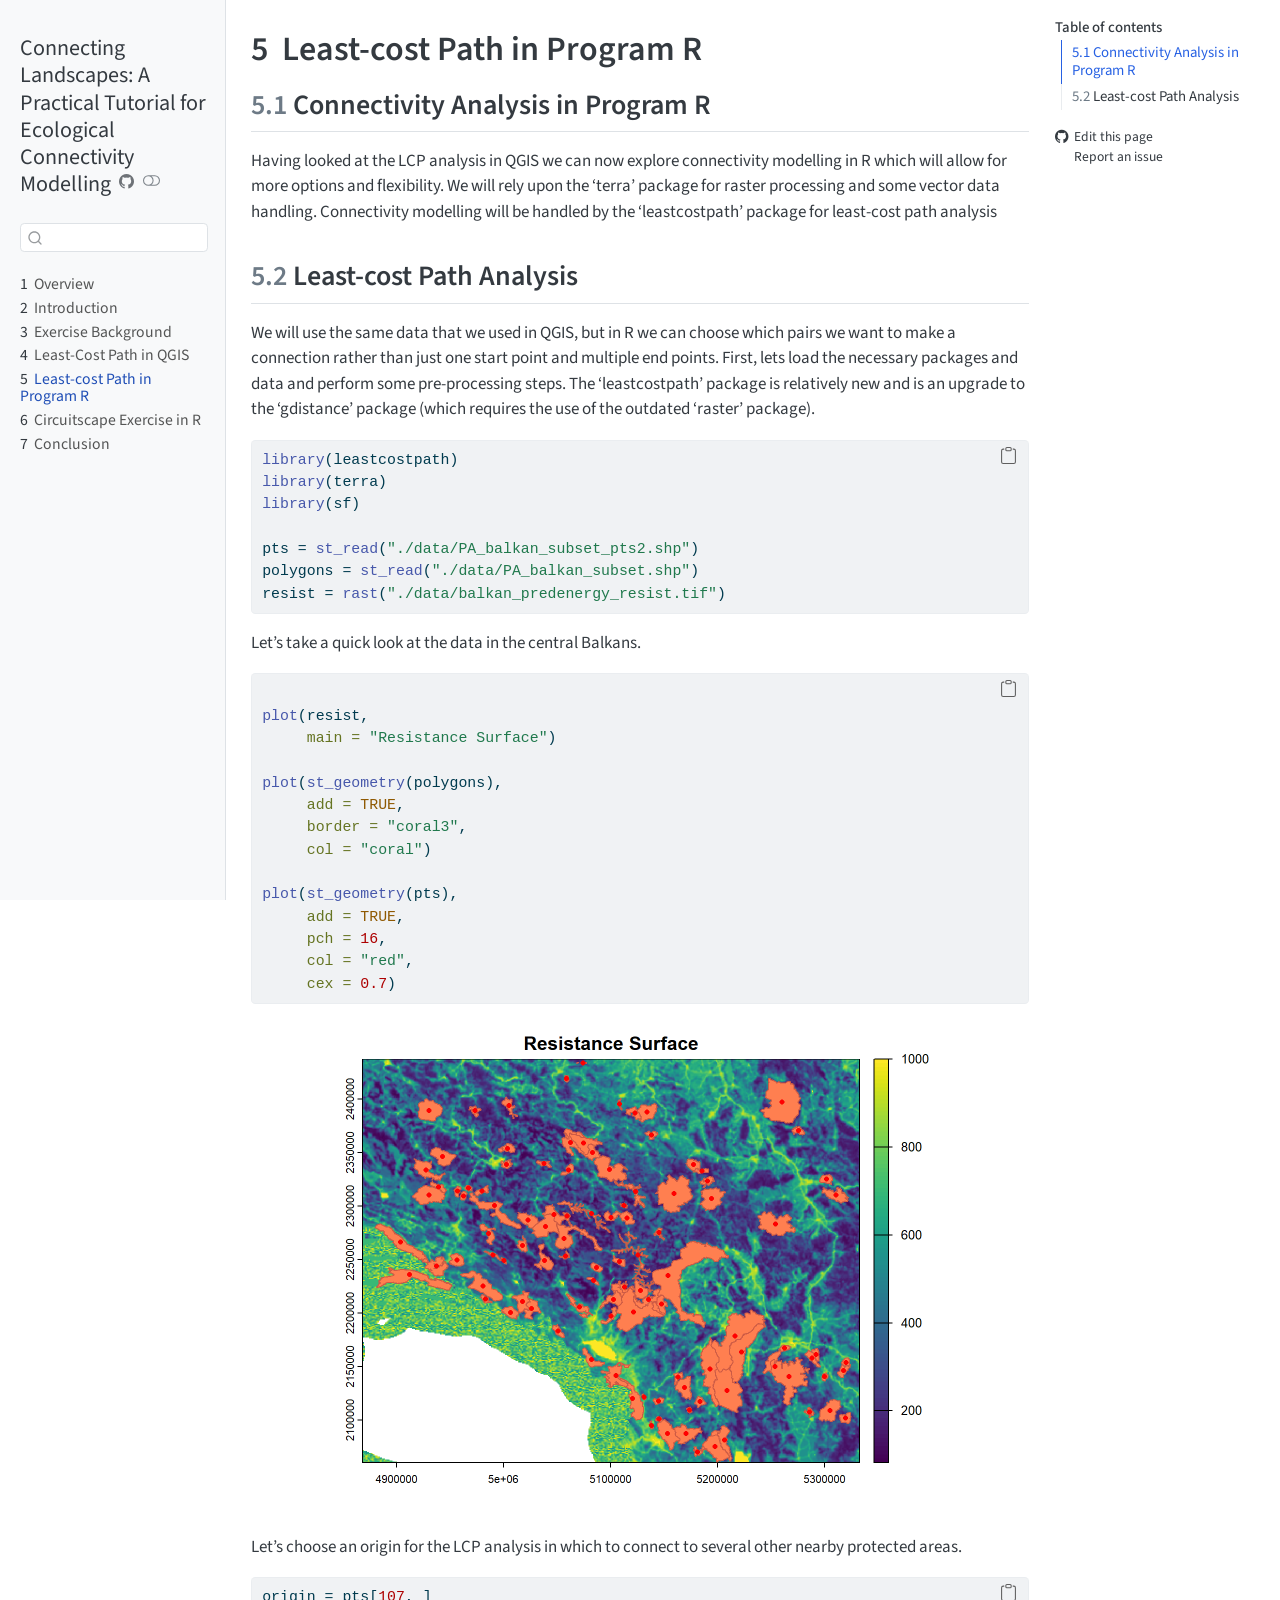
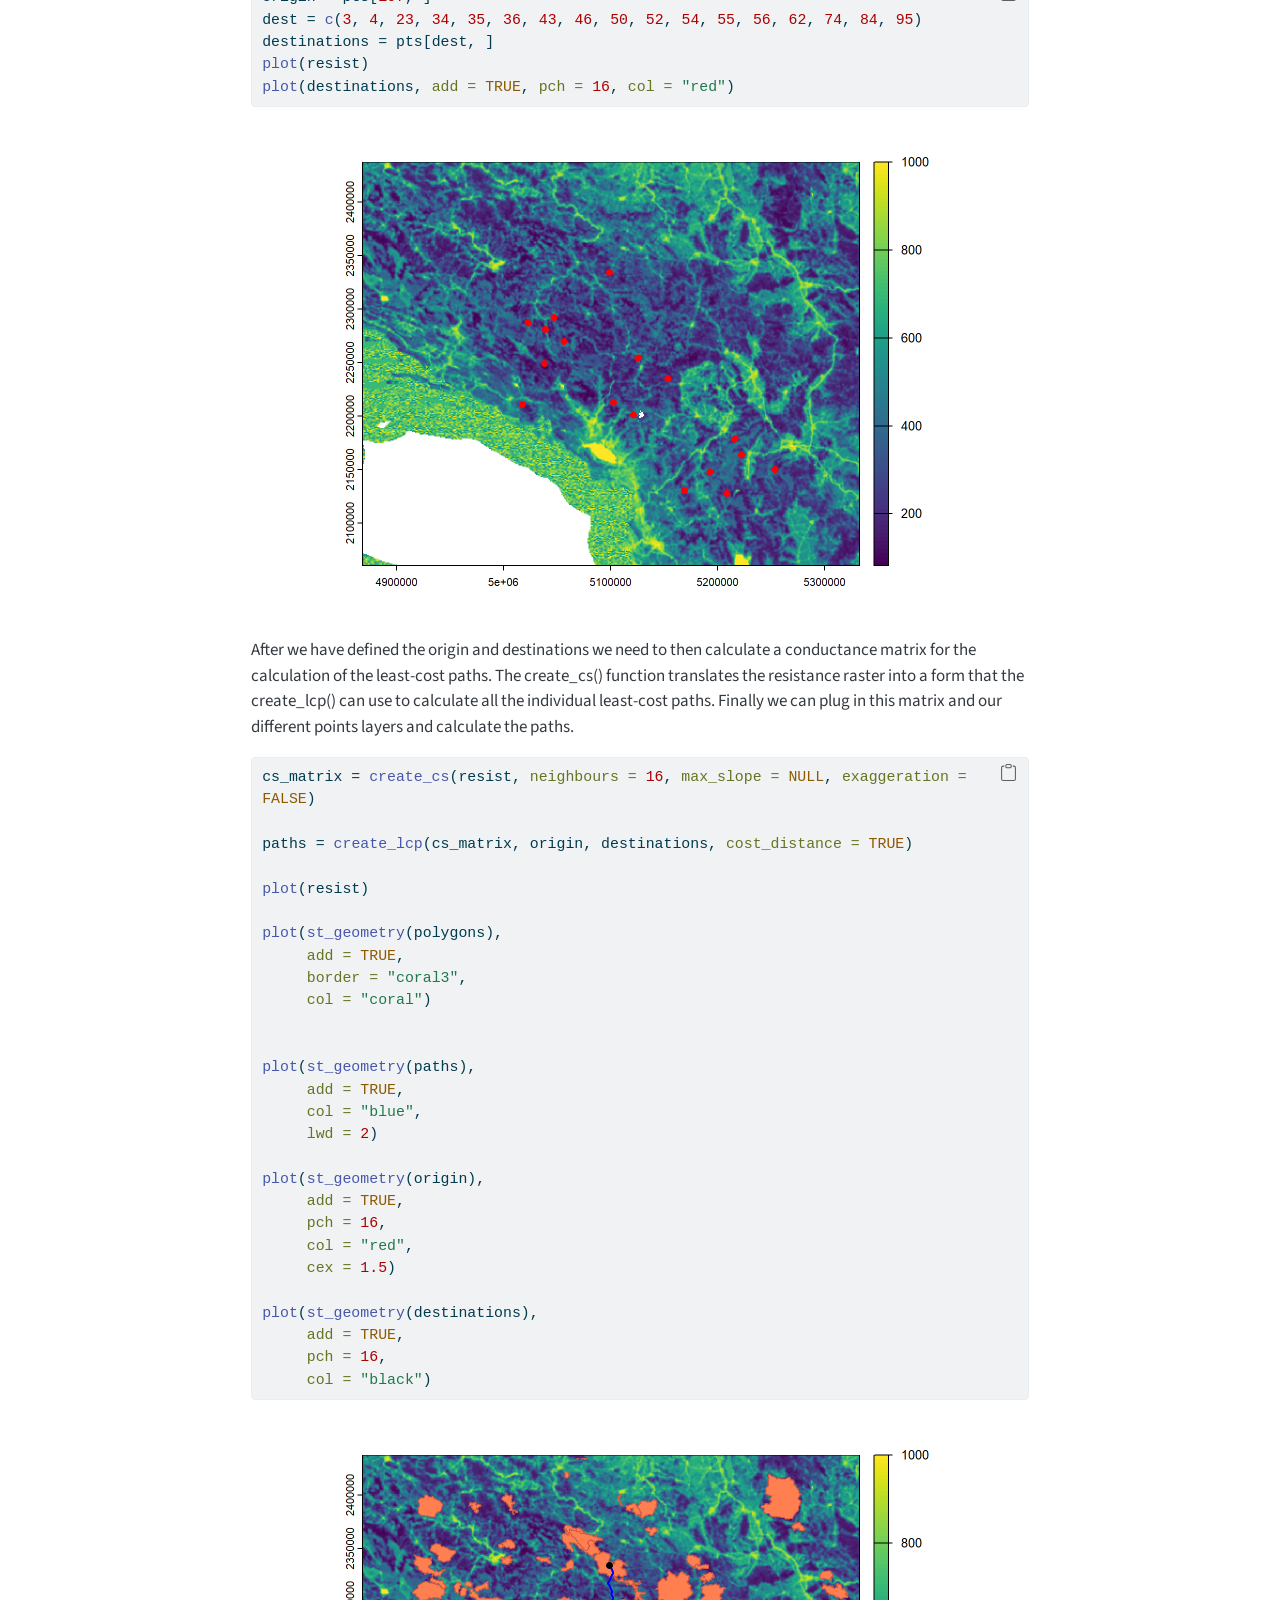
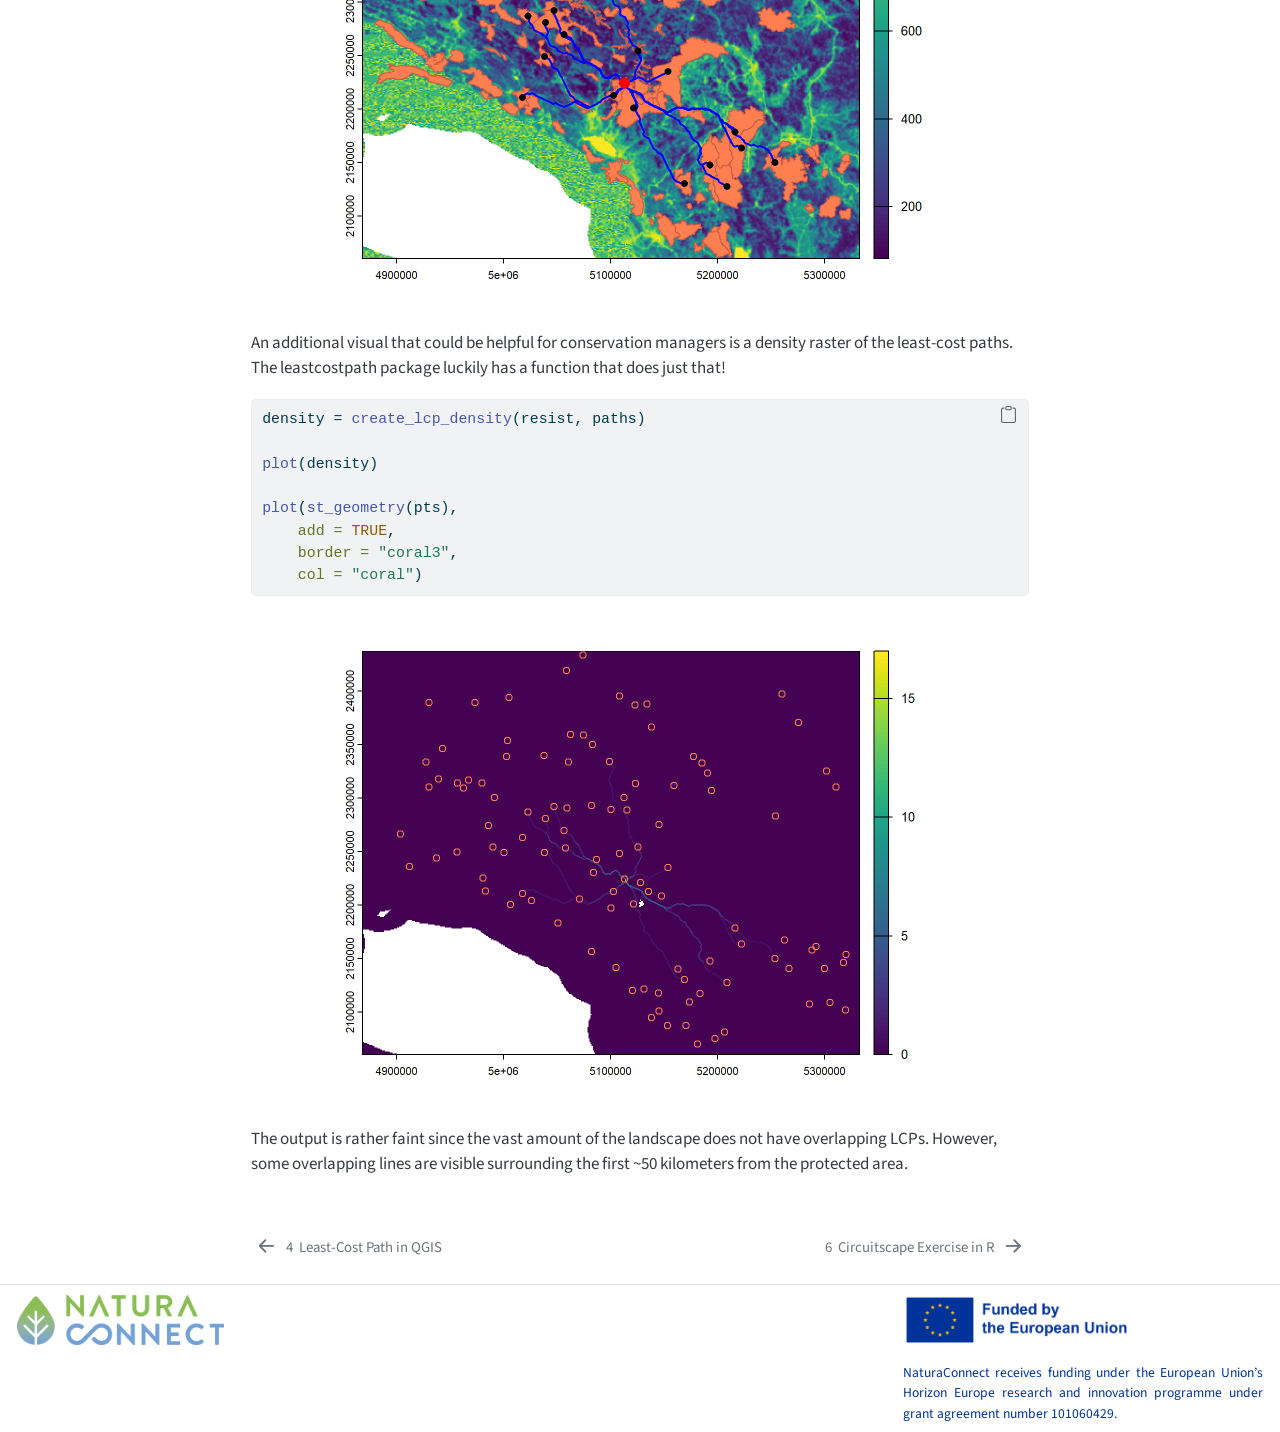
<file: 4_LCP_R_exercise.html>
<!DOCTYPE html>
<html xmlns="http://www.w3.org/1999/xhtml" lang="en" xml:lang="en"><head>

<meta charset="utf-8">
<meta name="generator" content="quarto-1.5.56">

<meta name="viewport" content="width=device-width, initial-scale=1.0, user-scalable=yes">


<title>5&nbsp; Least-cost Path in Program R – Connecting Landscapes: A Practical Tutorial for Ecological Connectivity Modelling</title>
<style>
code{white-space: pre-wrap;}
span.smallcaps{font-variant: small-caps;}
div.columns{display: flex; gap: min(4vw, 1.5em);}
div.column{flex: auto; overflow-x: auto;}
div.hanging-indent{margin-left: 1.5em; text-indent: -1.5em;}
ul.task-list{list-style: none;}
ul.task-list li input[type="checkbox"] {
  width: 0.8em;
  margin: 0 0.8em 0.2em -1em; /* quarto-specific, see https://github.com/quarto-dev/quarto-cli/issues/4556 */ 
  vertical-align: middle;
}
/* CSS for syntax highlighting */
pre > code.sourceCode { white-space: pre; position: relative; }
pre > code.sourceCode > span { line-height: 1.25; }
pre > code.sourceCode > span:empty { height: 1.2em; }
.sourceCode { overflow: visible; }
code.sourceCode > span { color: inherit; text-decoration: inherit; }
div.sourceCode { margin: 1em 0; }
pre.sourceCode { margin: 0; }
@media screen {
div.sourceCode { overflow: auto; }
}
@media print {
pre > code.sourceCode { white-space: pre-wrap; }
pre > code.sourceCode > span { display: inline-block; text-indent: -5em; padding-left: 5em; }
}
pre.numberSource code
  { counter-reset: source-line 0; }
pre.numberSource code > span
  { position: relative; left: -4em; counter-increment: source-line; }
pre.numberSource code > span > a:first-child::before
  { content: counter(source-line);
    position: relative; left: -1em; text-align: right; vertical-align: baseline;
    border: none; display: inline-block;
    -webkit-touch-callout: none; -webkit-user-select: none;
    -khtml-user-select: none; -moz-user-select: none;
    -ms-user-select: none; user-select: none;
    padding: 0 4px; width: 4em;
  }
pre.numberSource { margin-left: 3em;  padding-left: 4px; }
div.sourceCode
  {   }
@media screen {
pre > code.sourceCode > span > a:first-child::before { text-decoration: underline; }
}
</style>


<script src="site_libs/quarto-nav/quarto-nav.js"></script>
<script src="site_libs/quarto-nav/headroom.min.js"></script>
<script src="site_libs/clipboard/clipboard.min.js"></script>
<script src="site_libs/quarto-search/autocomplete.umd.js"></script>
<script src="site_libs/quarto-search/fuse.min.js"></script>
<script src="site_libs/quarto-search/quarto-search.js"></script>
<meta name="quarto:offset" content="./">
<link href="./5_Circuit_exercise.html" rel="next">
<link href="./3_LCP_QGIS_exercise.html" rel="prev">
<script src="site_libs/quarto-html/quarto.js"></script>
<script src="site_libs/quarto-html/popper.min.js"></script>
<script src="site_libs/quarto-html/tippy.umd.min.js"></script>
<script src="site_libs/quarto-html/anchor.min.js"></script>
<link href="site_libs/quarto-html/tippy.css" rel="stylesheet">
<link href="site_libs/quarto-html/quarto-syntax-highlighting.css" rel="stylesheet" class="quarto-color-scheme" id="quarto-text-highlighting-styles">
<link href="site_libs/quarto-html/quarto-syntax-highlighting-dark.css" rel="prefetch" class="quarto-color-scheme quarto-color-alternate" id="quarto-text-highlighting-styles">
<script src="site_libs/bootstrap/bootstrap.min.js"></script>
<link href="site_libs/bootstrap/bootstrap-icons.css" rel="stylesheet">
<link href="site_libs/bootstrap/bootstrap.min.css" rel="stylesheet" class="quarto-color-scheme" id="quarto-bootstrap" data-mode="light">
<link href="site_libs/bootstrap/bootstrap-dark.min.css" rel="prefetch" class="quarto-color-scheme quarto-color-alternate" id="quarto-bootstrap" data-mode="dark">
<script src="site_libs/quarto-contrib/glightbox/glightbox.min.js"></script>
<link href="site_libs/quarto-contrib/glightbox/glightbox.min.css" rel="stylesheet">
<link href="site_libs/quarto-contrib/glightbox/lightbox.css" rel="stylesheet">
<script id="quarto-search-options" type="application/json">{
  "location": "sidebar",
  "copy-button": false,
  "collapse-after": 3,
  "panel-placement": "start",
  "type": "textbox",
  "limit": 50,
  "keyboard-shortcut": [
    "f",
    "/",
    "s"
  ],
  "show-item-context": false,
  "language": {
    "search-no-results-text": "No results",
    "search-matching-documents-text": "matching documents",
    "search-copy-link-title": "Copy link to search",
    "search-hide-matches-text": "Hide additional matches",
    "search-more-match-text": "more match in this document",
    "search-more-matches-text": "more matches in this document",
    "search-clear-button-title": "Clear",
    "search-text-placeholder": "",
    "search-detached-cancel-button-title": "Cancel",
    "search-submit-button-title": "Submit",
    "search-label": "Search"
  }
}</script>


</head>

<body class="nav-sidebar docked">

<div id="quarto-search-results"></div>
  <header id="quarto-header" class="headroom fixed-top">
  <nav class="quarto-secondary-nav">
    <div class="container-fluid d-flex">
      <button type="button" class="quarto-btn-toggle btn" data-bs-toggle="collapse" role="button" data-bs-target=".quarto-sidebar-collapse-item" aria-controls="quarto-sidebar" aria-expanded="false" aria-label="Toggle sidebar navigation" onclick="if (window.quartoToggleHeadroom) { window.quartoToggleHeadroom(); }">
        <i class="bi bi-layout-text-sidebar-reverse"></i>
      </button>
        <nav class="quarto-page-breadcrumbs" aria-label="breadcrumb"><ol class="breadcrumb"><li class="breadcrumb-item"><a href="./4_LCP_R_exercise.html"><span class="chapter-number">5</span>&nbsp; <span class="chapter-title">Least-cost Path in Program R</span></a></li></ol></nav>
        <a class="flex-grow-1" role="navigation" data-bs-toggle="collapse" data-bs-target=".quarto-sidebar-collapse-item" aria-controls="quarto-sidebar" aria-expanded="false" aria-label="Toggle sidebar navigation" onclick="if (window.quartoToggleHeadroom) { window.quartoToggleHeadroom(); }">      
        </a>
      <button type="button" class="btn quarto-search-button" aria-label="Search" onclick="window.quartoOpenSearch();">
        <i class="bi bi-search"></i>
      </button>
    </div>
  </nav>
</header>
<!-- content -->
<div id="quarto-content" class="quarto-container page-columns page-rows-contents page-layout-article">
<!-- sidebar -->
  <nav id="quarto-sidebar" class="sidebar collapse collapse-horizontal quarto-sidebar-collapse-item sidebar-navigation docked overflow-auto">
    <div class="pt-lg-2 mt-2 text-left sidebar-header">
    <div class="sidebar-title mb-0 py-0">
      <a href="./">Connecting Landscapes: A Practical Tutorial for Ecological Connectivity Modelling</a> 
        <div class="sidebar-tools-main">
    <a href="https://github.com/jdertien/Connectivity_LearningPlatform" title="Source Code" class="quarto-navigation-tool px-1" aria-label="Source Code"><i class="bi bi-github"></i></a>
  <a href="" class="quarto-color-scheme-toggle quarto-navigation-tool  px-1" onclick="window.quartoToggleColorScheme(); return false;" title="Toggle dark mode"><i class="bi"></i></a>
</div>
    </div>
      </div>
        <div class="mt-2 flex-shrink-0 align-items-center">
        <div class="sidebar-search">
        <div id="quarto-search" class="" title="Search"></div>
        </div>
        </div>
    <div class="sidebar-menu-container"> 
    <ul class="list-unstyled mt-1">
        <li class="sidebar-item">
  <div class="sidebar-item-container"> 
  <a href="./index.html" class="sidebar-item-text sidebar-link">
 <span class="menu-text"><span class="chapter-number">1</span>&nbsp; <span class="chapter-title">Overview</span></span></a>
  </div>
</li>
        <li class="sidebar-item">
  <div class="sidebar-item-container"> 
  <a href="./1_Conn_Introduction.html" class="sidebar-item-text sidebar-link">
 <span class="menu-text"><span class="chapter-number">2</span>&nbsp; <span class="chapter-title">Introduction</span></span></a>
  </div>
</li>
        <li class="sidebar-item">
  <div class="sidebar-item-container"> 
  <a href="./2_Model_Background.html" class="sidebar-item-text sidebar-link">
 <span class="menu-text"><span class="chapter-number">3</span>&nbsp; <span class="chapter-title">Exercise Background</span></span></a>
  </div>
</li>
        <li class="sidebar-item">
  <div class="sidebar-item-container"> 
  <a href="./3_LCP_QGIS_exercise.html" class="sidebar-item-text sidebar-link">
 <span class="menu-text"><span class="chapter-number">4</span>&nbsp; <span class="chapter-title">Least-Cost Path in QGIS</span></span></a>
  </div>
</li>
        <li class="sidebar-item">
  <div class="sidebar-item-container"> 
  <a href="./4_LCP_R_exercise.html" class="sidebar-item-text sidebar-link active">
 <span class="menu-text"><span class="chapter-number">5</span>&nbsp; <span class="chapter-title">Least-cost Path in Program R</span></span></a>
  </div>
</li>
        <li class="sidebar-item">
  <div class="sidebar-item-container"> 
  <a href="./5_Circuit_exercise.html" class="sidebar-item-text sidebar-link">
 <span class="menu-text"><span class="chapter-number">6</span>&nbsp; <span class="chapter-title">Circuitscape Exercise in R</span></span></a>
  </div>
</li>
        <li class="sidebar-item">
  <div class="sidebar-item-container"> 
  <a href="./6_Conclusion.html" class="sidebar-item-text sidebar-link">
 <span class="menu-text"><span class="chapter-number">7</span>&nbsp; <span class="chapter-title">Conclusion</span></span></a>
  </div>
</li>
    </ul>
    </div>
</nav>
<div id="quarto-sidebar-glass" class="quarto-sidebar-collapse-item" data-bs-toggle="collapse" data-bs-target=".quarto-sidebar-collapse-item"></div>
<!-- margin-sidebar -->
    <div id="quarto-margin-sidebar" class="sidebar margin-sidebar">
        <nav id="TOC" role="doc-toc" class="toc-active">
    <h2 id="toc-title">Table of contents</h2>
   
  <ul>
  <li><a href="#connectivity-analysis-in-program-r" id="toc-connectivity-analysis-in-program-r" class="nav-link active" data-scroll-target="#connectivity-analysis-in-program-r"><span class="header-section-number">5.1</span> Connectivity Analysis in Program R</a></li>
  <li><a href="#least-cost-path-analysis" id="toc-least-cost-path-analysis" class="nav-link" data-scroll-target="#least-cost-path-analysis"><span class="header-section-number">5.2</span> Least-cost Path Analysis</a></li>
  </ul>
<div class="toc-actions"><ul><li><a href="https://github.com/jdertien/Connectivity_LearningPlatform/edit/main/4_LCP_R_exercise.qmd" class="toc-action"><i class="bi bi-github"></i>Edit this page</a></li><li><a href="https://github.com/jdertien/Connectivity_LearningPlatform/issues/new" class="toc-action"><i class="bi empty"></i>Report an issue</a></li></ul></div></nav>
    </div>
<!-- main -->
<main class="content" id="quarto-document-content">

<header id="title-block-header" class="quarto-title-block default">
<div class="quarto-title">
<h1 class="title"><span class="chapter-number">5</span>&nbsp; <span class="chapter-title">Least-cost Path in Program R</span></h1>
</div>



<div class="quarto-title-meta">

    
  
    
  </div>
  


</header>


<section id="connectivity-analysis-in-program-r" class="level2" data-number="5.1">
<h2 data-number="5.1" class="anchored" data-anchor-id="connectivity-analysis-in-program-r"><span class="header-section-number">5.1</span> Connectivity Analysis in Program R</h2>
<p>Having looked at the LCP analysis in QGIS we can now explore connectivity modelling in R which will allow for more options and flexibility. We will rely upon the ‘terra’ package for raster processing and some vector data handling. Connectivity modelling will be handled by the ‘leastcostpath’ package for least-cost path analysis</p>
</section>
<section id="least-cost-path-analysis" class="level2" data-number="5.2">
<h2 data-number="5.2" class="anchored" data-anchor-id="least-cost-path-analysis"><span class="header-section-number">5.2</span> Least-cost Path Analysis</h2>
<p>We will use the same data that we used in QGIS, but in R we can choose which pairs we want to make a connection rather than just one start point and multiple end points. First, lets load the necessary packages and data and perform some pre-processing steps. The ‘leastcostpath’ package is relatively new and is an upgrade to the ‘gdistance’ package (which requires the use of the outdated ‘raster’ package).</p>
<div class="cell" data-layout-align="center">
<div class="sourceCode cell-code" id="cb1"><pre class="sourceCode r code-with-copy"><code class="sourceCode r"><span id="cb1-1"><a href="#cb1-1" aria-hidden="true" tabindex="-1"></a><span class="fu">library</span>(leastcostpath)</span>
<span id="cb1-2"><a href="#cb1-2" aria-hidden="true" tabindex="-1"></a><span class="fu">library</span>(terra)</span>
<span id="cb1-3"><a href="#cb1-3" aria-hidden="true" tabindex="-1"></a><span class="fu">library</span>(sf)</span>
<span id="cb1-4"><a href="#cb1-4" aria-hidden="true" tabindex="-1"></a></span>
<span id="cb1-5"><a href="#cb1-5" aria-hidden="true" tabindex="-1"></a>pts <span class="ot">=</span> <span class="fu">st_read</span>(<span class="st">"./data/PA_balkan_subset_pts2.shp"</span>)</span>
<span id="cb1-6"><a href="#cb1-6" aria-hidden="true" tabindex="-1"></a>polygons <span class="ot">=</span> <span class="fu">st_read</span>(<span class="st">"./data/PA_balkan_subset.shp"</span>)</span>
<span id="cb1-7"><a href="#cb1-7" aria-hidden="true" tabindex="-1"></a>resist <span class="ot">=</span> <span class="fu">rast</span>(<span class="st">"./data/balkan_predenergy_resist.tif"</span>)</span></code><button title="Copy to Clipboard" class="code-copy-button"><i class="bi"></i></button></pre></div>
</div>
<p>Let’s take a quick look at the data in the central Balkans.</p>
<div class="cell" data-layout-align="center">
<div class="sourceCode cell-code" id="cb2"><pre class="sourceCode r code-with-copy"><code class="sourceCode r"><span id="cb2-1"><a href="#cb2-1" aria-hidden="true" tabindex="-1"></a></span>
<span id="cb2-2"><a href="#cb2-2" aria-hidden="true" tabindex="-1"></a><span class="fu">plot</span>(resist,</span>
<span id="cb2-3"><a href="#cb2-3" aria-hidden="true" tabindex="-1"></a>     <span class="at">main =</span> <span class="st">"Resistance Surface"</span>)</span>
<span id="cb2-4"><a href="#cb2-4" aria-hidden="true" tabindex="-1"></a></span>
<span id="cb2-5"><a href="#cb2-5" aria-hidden="true" tabindex="-1"></a><span class="fu">plot</span>(<span class="fu">st_geometry</span>(polygons),</span>
<span id="cb2-6"><a href="#cb2-6" aria-hidden="true" tabindex="-1"></a>     <span class="at">add =</span> <span class="cn">TRUE</span>,</span>
<span id="cb2-7"><a href="#cb2-7" aria-hidden="true" tabindex="-1"></a>     <span class="at">border =</span> <span class="st">"coral3"</span>,</span>
<span id="cb2-8"><a href="#cb2-8" aria-hidden="true" tabindex="-1"></a>     <span class="at">col =</span> <span class="st">"coral"</span>)</span>
<span id="cb2-9"><a href="#cb2-9" aria-hidden="true" tabindex="-1"></a></span>
<span id="cb2-10"><a href="#cb2-10" aria-hidden="true" tabindex="-1"></a><span class="fu">plot</span>(<span class="fu">st_geometry</span>(pts),</span>
<span id="cb2-11"><a href="#cb2-11" aria-hidden="true" tabindex="-1"></a>     <span class="at">add =</span> <span class="cn">TRUE</span>,</span>
<span id="cb2-12"><a href="#cb2-12" aria-hidden="true" tabindex="-1"></a>     <span class="at">pch =</span> <span class="dv">16</span>,</span>
<span id="cb2-13"><a href="#cb2-13" aria-hidden="true" tabindex="-1"></a>     <span class="at">col =</span> <span class="st">"red"</span>,</span>
<span id="cb2-14"><a href="#cb2-14" aria-hidden="true" tabindex="-1"></a>     <span class="at">cex =</span> <span class="fl">0.7</span>)</span></code><button title="Copy to Clipboard" class="code-copy-button"><i class="bi"></i></button></pre></div>
<div class="cell-output-display">
<div class="quarto-figure quarto-figure-center">
<figure class="figure">
<p><a href="4_LCP_R_exercise_files/figure-html/unnamed-chunk-2-1.png" class="lightbox" data-gallery="quarto-lightbox-gallery-2"><img src="4_LCP_R_exercise_files/figure-html/unnamed-chunk-2-1.png" class="img-fluid quarto-figure quarto-figure-center figure-img" width="672"></a></p>
</figure>
</div>
</div>
</div>
<p>Let’s choose an origin for the LCP analysis in which to connect to several other nearby protected areas.</p>
<div class="cell" data-layout-align="center">
<div class="sourceCode cell-code" id="cb3"><pre class="sourceCode r code-with-copy"><code class="sourceCode r"><span id="cb3-1"><a href="#cb3-1" aria-hidden="true" tabindex="-1"></a>origin <span class="ot">=</span> pts[<span class="dv">107</span>, ]</span>
<span id="cb3-2"><a href="#cb3-2" aria-hidden="true" tabindex="-1"></a>dest <span class="ot">=</span> <span class="fu">c</span>(<span class="dv">3</span>, <span class="dv">4</span>, <span class="dv">23</span>, <span class="dv">34</span>, <span class="dv">35</span>, <span class="dv">36</span>, <span class="dv">43</span>, <span class="dv">46</span>, <span class="dv">50</span>, <span class="dv">52</span>, <span class="dv">54</span>, <span class="dv">55</span>, <span class="dv">56</span>, <span class="dv">62</span>, <span class="dv">74</span>, <span class="dv">84</span>, <span class="dv">95</span>)</span>
<span id="cb3-3"><a href="#cb3-3" aria-hidden="true" tabindex="-1"></a>destinations <span class="ot">=</span> pts[dest, ]</span>
<span id="cb3-4"><a href="#cb3-4" aria-hidden="true" tabindex="-1"></a><span class="fu">plot</span>(resist)</span>
<span id="cb3-5"><a href="#cb3-5" aria-hidden="true" tabindex="-1"></a><span class="fu">plot</span>(destinations, <span class="at">add =</span> <span class="cn">TRUE</span>, <span class="at">pch =</span> <span class="dv">16</span>, <span class="at">col =</span> <span class="st">"red"</span>)</span></code><button title="Copy to Clipboard" class="code-copy-button"><i class="bi"></i></button></pre></div>
<div class="cell-output-display">
<div class="quarto-figure quarto-figure-center">
<figure class="figure">
<p><a href="4_LCP_R_exercise_files/figure-html/unnamed-chunk-3-1.png" class="lightbox" data-gallery="quarto-lightbox-gallery-3"><img src="4_LCP_R_exercise_files/figure-html/unnamed-chunk-3-1.png" class="img-fluid quarto-figure quarto-figure-center figure-img" width="672"></a></p>
</figure>
</div>
</div>
</div>
<p>After we have defined the origin and destinations we need to then calculate a conductance matrix for the calculation of the least-cost paths. The create_cs() function translates the resistance raster into a form that the create_lcp() can use to calculate all the individual least-cost paths. Finally we can plug in this matrix and our different points layers and calculate the paths.</p>
<div class="cell" data-layout-align="center">
<div class="sourceCode cell-code" id="cb4"><pre class="sourceCode r code-with-copy"><code class="sourceCode r"><span id="cb4-1"><a href="#cb4-1" aria-hidden="true" tabindex="-1"></a>cs_matrix <span class="ot">=</span> <span class="fu">create_cs</span>(resist, <span class="at">neighbours =</span> <span class="dv">16</span>, <span class="at">max_slope =</span> <span class="cn">NULL</span>, <span class="at">exaggeration =</span> <span class="cn">FALSE</span>)</span>
<span id="cb4-2"><a href="#cb4-2" aria-hidden="true" tabindex="-1"></a></span>
<span id="cb4-3"><a href="#cb4-3" aria-hidden="true" tabindex="-1"></a>paths <span class="ot">=</span> <span class="fu">create_lcp</span>(cs_matrix, origin, destinations, <span class="at">cost_distance =</span> <span class="cn">TRUE</span>)</span>
<span id="cb4-4"><a href="#cb4-4" aria-hidden="true" tabindex="-1"></a></span>
<span id="cb4-5"><a href="#cb4-5" aria-hidden="true" tabindex="-1"></a><span class="fu">plot</span>(resist)</span>
<span id="cb4-6"><a href="#cb4-6" aria-hidden="true" tabindex="-1"></a></span>
<span id="cb4-7"><a href="#cb4-7" aria-hidden="true" tabindex="-1"></a><span class="fu">plot</span>(<span class="fu">st_geometry</span>(polygons),</span>
<span id="cb4-8"><a href="#cb4-8" aria-hidden="true" tabindex="-1"></a>     <span class="at">add =</span> <span class="cn">TRUE</span>,</span>
<span id="cb4-9"><a href="#cb4-9" aria-hidden="true" tabindex="-1"></a>     <span class="at">border =</span> <span class="st">"coral3"</span>,</span>
<span id="cb4-10"><a href="#cb4-10" aria-hidden="true" tabindex="-1"></a>     <span class="at">col =</span> <span class="st">"coral"</span>)</span>
<span id="cb4-11"><a href="#cb4-11" aria-hidden="true" tabindex="-1"></a></span>
<span id="cb4-12"><a href="#cb4-12" aria-hidden="true" tabindex="-1"></a></span>
<span id="cb4-13"><a href="#cb4-13" aria-hidden="true" tabindex="-1"></a><span class="fu">plot</span>(<span class="fu">st_geometry</span>(paths),</span>
<span id="cb4-14"><a href="#cb4-14" aria-hidden="true" tabindex="-1"></a>     <span class="at">add =</span> <span class="cn">TRUE</span>,</span>
<span id="cb4-15"><a href="#cb4-15" aria-hidden="true" tabindex="-1"></a>     <span class="at">col =</span> <span class="st">"blue"</span>,</span>
<span id="cb4-16"><a href="#cb4-16" aria-hidden="true" tabindex="-1"></a>     <span class="at">lwd =</span> <span class="dv">2</span>)</span>
<span id="cb4-17"><a href="#cb4-17" aria-hidden="true" tabindex="-1"></a></span>
<span id="cb4-18"><a href="#cb4-18" aria-hidden="true" tabindex="-1"></a><span class="fu">plot</span>(<span class="fu">st_geometry</span>(origin),</span>
<span id="cb4-19"><a href="#cb4-19" aria-hidden="true" tabindex="-1"></a>     <span class="at">add =</span> <span class="cn">TRUE</span>,</span>
<span id="cb4-20"><a href="#cb4-20" aria-hidden="true" tabindex="-1"></a>     <span class="at">pch =</span> <span class="dv">16</span>,</span>
<span id="cb4-21"><a href="#cb4-21" aria-hidden="true" tabindex="-1"></a>     <span class="at">col =</span> <span class="st">"red"</span>,</span>
<span id="cb4-22"><a href="#cb4-22" aria-hidden="true" tabindex="-1"></a>     <span class="at">cex =</span> <span class="fl">1.5</span>)</span>
<span id="cb4-23"><a href="#cb4-23" aria-hidden="true" tabindex="-1"></a></span>
<span id="cb4-24"><a href="#cb4-24" aria-hidden="true" tabindex="-1"></a><span class="fu">plot</span>(<span class="fu">st_geometry</span>(destinations),</span>
<span id="cb4-25"><a href="#cb4-25" aria-hidden="true" tabindex="-1"></a>     <span class="at">add =</span> <span class="cn">TRUE</span>,</span>
<span id="cb4-26"><a href="#cb4-26" aria-hidden="true" tabindex="-1"></a>     <span class="at">pch =</span> <span class="dv">16</span>,</span>
<span id="cb4-27"><a href="#cb4-27" aria-hidden="true" tabindex="-1"></a>     <span class="at">col =</span> <span class="st">"black"</span>)</span></code><button title="Copy to Clipboard" class="code-copy-button"><i class="bi"></i></button></pre></div>
<div class="cell-output-display">
<div class="quarto-figure quarto-figure-center">
<figure class="figure">
<p><a href="4_LCP_R_exercise_files/figure-html/unnamed-chunk-4-1.png" class="lightbox" data-gallery="quarto-lightbox-gallery-4"><img src="4_LCP_R_exercise_files/figure-html/unnamed-chunk-4-1.png" class="img-fluid quarto-figure quarto-figure-center figure-img" width="672"></a></p>
</figure>
</div>
</div>
</div>
<p>An additional visual that could be helpful for conservation managers is a density raster of the least-cost paths. The leastcostpath package luckily has a function that does just that!</p>
<div class="cell" data-layout-align="center">
<div class="sourceCode cell-code" id="cb5"><pre class="sourceCode r code-with-copy"><code class="sourceCode r"><span id="cb5-1"><a href="#cb5-1" aria-hidden="true" tabindex="-1"></a>density <span class="ot">=</span> <span class="fu">create_lcp_density</span>(resist, paths)</span>
<span id="cb5-2"><a href="#cb5-2" aria-hidden="true" tabindex="-1"></a></span>
<span id="cb5-3"><a href="#cb5-3" aria-hidden="true" tabindex="-1"></a><span class="fu">plot</span>(density)</span>
<span id="cb5-4"><a href="#cb5-4" aria-hidden="true" tabindex="-1"></a></span>
<span id="cb5-5"><a href="#cb5-5" aria-hidden="true" tabindex="-1"></a><span class="fu">plot</span>(<span class="fu">st_geometry</span>(pts),</span>
<span id="cb5-6"><a href="#cb5-6" aria-hidden="true" tabindex="-1"></a>    <span class="at">add =</span> <span class="cn">TRUE</span>,</span>
<span id="cb5-7"><a href="#cb5-7" aria-hidden="true" tabindex="-1"></a>    <span class="at">border =</span> <span class="st">"coral3"</span>,</span>
<span id="cb5-8"><a href="#cb5-8" aria-hidden="true" tabindex="-1"></a>    <span class="at">col =</span> <span class="st">"coral"</span>)</span></code><button title="Copy to Clipboard" class="code-copy-button"><i class="bi"></i></button></pre></div>
<div class="cell-output-display">
<div class="quarto-figure quarto-figure-center">
<figure class="figure">
<p><a href="4_LCP_R_exercise_files/figure-html/unnamed-chunk-5-1.png" class="lightbox" data-gallery="quarto-lightbox-gallery-5"><img src="4_LCP_R_exercise_files/figure-html/unnamed-chunk-5-1.png" class="img-fluid quarto-figure quarto-figure-center figure-img" width="672"></a></p>
</figure>
</div>
</div>
</div>
<p>The output is rather faint since the vast amount of the landscape does not have overlapping LCPs. However, some overlapping lines are visible surrounding the first ~50 kilometers from the protected area.</p>


</section>

</main> <!-- /main -->
<script id="quarto-html-after-body" type="application/javascript">
window.document.addEventListener("DOMContentLoaded", function (event) {
  const toggleBodyColorMode = (bsSheetEl) => {
    const mode = bsSheetEl.getAttribute("data-mode");
    const bodyEl = window.document.querySelector("body");
    if (mode === "dark") {
      bodyEl.classList.add("quarto-dark");
      bodyEl.classList.remove("quarto-light");
    } else {
      bodyEl.classList.add("quarto-light");
      bodyEl.classList.remove("quarto-dark");
    }
  }
  const toggleBodyColorPrimary = () => {
    const bsSheetEl = window.document.querySelector("link#quarto-bootstrap");
    if (bsSheetEl) {
      toggleBodyColorMode(bsSheetEl);
    }
  }
  toggleBodyColorPrimary();  
  const disableStylesheet = (stylesheets) => {
    for (let i=0; i < stylesheets.length; i++) {
      const stylesheet = stylesheets[i];
      stylesheet.rel = 'prefetch';
    }
  }
  const enableStylesheet = (stylesheets) => {
    for (let i=0; i < stylesheets.length; i++) {
      const stylesheet = stylesheets[i];
      stylesheet.rel = 'stylesheet';
    }
  }
  const manageTransitions = (selector, allowTransitions) => {
    const els = window.document.querySelectorAll(selector);
    for (let i=0; i < els.length; i++) {
      const el = els[i];
      if (allowTransitions) {
        el.classList.remove('notransition');
      } else {
        el.classList.add('notransition');
      }
    }
  }
  const toggleGiscusIfUsed = (isAlternate, darkModeDefault) => {
    const baseTheme = document.querySelector('#giscus-base-theme')?.value ?? 'light';
    const alternateTheme = document.querySelector('#giscus-alt-theme')?.value ?? 'dark';
    let newTheme = '';
    if(darkModeDefault) {
      newTheme = isAlternate ? baseTheme : alternateTheme;
    } else {
      newTheme = isAlternate ? alternateTheme : baseTheme;
    }
    const changeGiscusTheme = () => {
      // From: https://github.com/giscus/giscus/issues/336
      const sendMessage = (message) => {
        const iframe = document.querySelector('iframe.giscus-frame');
        if (!iframe) return;
        iframe.contentWindow.postMessage({ giscus: message }, 'https://giscus.app');
      }
      sendMessage({
        setConfig: {
          theme: newTheme
        }
      });
    }
    const isGiscussLoaded = window.document.querySelector('iframe.giscus-frame') !== null;
    if (isGiscussLoaded) {
      changeGiscusTheme();
    }
  }
  const toggleColorMode = (alternate) => {
    // Switch the stylesheets
    const alternateStylesheets = window.document.querySelectorAll('link.quarto-color-scheme.quarto-color-alternate');
    manageTransitions('#quarto-margin-sidebar .nav-link', false);
    if (alternate) {
      enableStylesheet(alternateStylesheets);
      for (const sheetNode of alternateStylesheets) {
        if (sheetNode.id === "quarto-bootstrap") {
          toggleBodyColorMode(sheetNode);
        }
      }
    } else {
      disableStylesheet(alternateStylesheets);
      toggleBodyColorPrimary();
    }
    manageTransitions('#quarto-margin-sidebar .nav-link', true);
    // Switch the toggles
    const toggles = window.document.querySelectorAll('.quarto-color-scheme-toggle');
    for (let i=0; i < toggles.length; i++) {
      const toggle = toggles[i];
      if (toggle) {
        if (alternate) {
          toggle.classList.add("alternate");     
        } else {
          toggle.classList.remove("alternate");
        }
      }
    }
    // Hack to workaround the fact that safari doesn't
    // properly recolor the scrollbar when toggling (#1455)
    if (navigator.userAgent.indexOf('Safari') > 0 && navigator.userAgent.indexOf('Chrome') == -1) {
      manageTransitions("body", false);
      window.scrollTo(0, 1);
      setTimeout(() => {
        window.scrollTo(0, 0);
        manageTransitions("body", true);
      }, 40);  
    }
  }
  const isFileUrl = () => { 
    return window.location.protocol === 'file:';
  }
  const hasAlternateSentinel = () => {  
    let styleSentinel = getColorSchemeSentinel();
    if (styleSentinel !== null) {
      return styleSentinel === "alternate";
    } else {
      return false;
    }
  }
  const setStyleSentinel = (alternate) => {
    const value = alternate ? "alternate" : "default";
    if (!isFileUrl()) {
      window.localStorage.setItem("quarto-color-scheme", value);
    } else {
      localAlternateSentinel = value;
    }
  }
  const getColorSchemeSentinel = () => {
    if (!isFileUrl()) {
      const storageValue = window.localStorage.getItem("quarto-color-scheme");
      return storageValue != null ? storageValue : localAlternateSentinel;
    } else {
      return localAlternateSentinel;
    }
  }
  const darkModeDefault = false;
  let localAlternateSentinel = darkModeDefault ? 'alternate' : 'default';
  // Dark / light mode switch
  window.quartoToggleColorScheme = () => {
    // Read the current dark / light value 
    let toAlternate = !hasAlternateSentinel();
    toggleColorMode(toAlternate);
    setStyleSentinel(toAlternate);
    toggleGiscusIfUsed(toAlternate, darkModeDefault);
  };
  // Ensure there is a toggle, if there isn't float one in the top right
  if (window.document.querySelector('.quarto-color-scheme-toggle') === null) {
    const a = window.document.createElement('a');
    a.classList.add('top-right');
    a.classList.add('quarto-color-scheme-toggle');
    a.href = "";
    a.onclick = function() { try { window.quartoToggleColorScheme(); } catch {} return false; };
    const i = window.document.createElement("i");
    i.classList.add('bi');
    a.appendChild(i);
    window.document.body.appendChild(a);
  }
  // Switch to dark mode if need be
  if (hasAlternateSentinel()) {
    toggleColorMode(true);
  } else {
    toggleColorMode(false);
  }
  const icon = "";
  const anchorJS = new window.AnchorJS();
  anchorJS.options = {
    placement: 'right',
    icon: icon
  };
  anchorJS.add('.anchored');
  const isCodeAnnotation = (el) => {
    for (const clz of el.classList) {
      if (clz.startsWith('code-annotation-')) {                     
        return true;
      }
    }
    return false;
  }
  const onCopySuccess = function(e) {
    // button target
    const button = e.trigger;
    // don't keep focus
    button.blur();
    // flash "checked"
    button.classList.add('code-copy-button-checked');
    var currentTitle = button.getAttribute("title");
    button.setAttribute("title", "Copied!");
    let tooltip;
    if (window.bootstrap) {
      button.setAttribute("data-bs-toggle", "tooltip");
      button.setAttribute("data-bs-placement", "left");
      button.setAttribute("data-bs-title", "Copied!");
      tooltip = new bootstrap.Tooltip(button, 
        { trigger: "manual", 
          customClass: "code-copy-button-tooltip",
          offset: [0, -8]});
      tooltip.show();    
    }
    setTimeout(function() {
      if (tooltip) {
        tooltip.hide();
        button.removeAttribute("data-bs-title");
        button.removeAttribute("data-bs-toggle");
        button.removeAttribute("data-bs-placement");
      }
      button.setAttribute("title", currentTitle);
      button.classList.remove('code-copy-button-checked');
    }, 1000);
    // clear code selection
    e.clearSelection();
  }
  const getTextToCopy = function(trigger) {
      const codeEl = trigger.previousElementSibling.cloneNode(true);
      for (const childEl of codeEl.children) {
        if (isCodeAnnotation(childEl)) {
          childEl.remove();
        }
      }
      return codeEl.innerText;
  }
  const clipboard = new window.ClipboardJS('.code-copy-button:not([data-in-quarto-modal])', {
    text: getTextToCopy
  });
  clipboard.on('success', onCopySuccess);
  if (window.document.getElementById('quarto-embedded-source-code-modal')) {
    // For code content inside modals, clipBoardJS needs to be initialized with a container option
    // TODO: Check when it could be a function (https://github.com/zenorocha/clipboard.js/issues/860)
    const clipboardModal = new window.ClipboardJS('.code-copy-button[data-in-quarto-modal]', {
      text: getTextToCopy,
      container: window.document.getElementById('quarto-embedded-source-code-modal')
    });
    clipboardModal.on('success', onCopySuccess);
  }
    var localhostRegex = new RegExp(/^(?:http|https):\/\/localhost\:?[0-9]*\//);
    var mailtoRegex = new RegExp(/^mailto:/);
      var filterRegex = new RegExp("https:\/\/jdertien\.github\.io\/Connectivity_LearningPlatform\/");
    var isInternal = (href) => {
        return filterRegex.test(href) || localhostRegex.test(href) || mailtoRegex.test(href);
    }
    // Inspect non-navigation links and adorn them if external
 	var links = window.document.querySelectorAll('a[href]:not(.nav-link):not(.navbar-brand):not(.toc-action):not(.sidebar-link):not(.sidebar-item-toggle):not(.pagination-link):not(.no-external):not([aria-hidden]):not(.dropdown-item):not(.quarto-navigation-tool):not(.about-link)');
    for (var i=0; i<links.length; i++) {
      const link = links[i];
      if (!isInternal(link.href)) {
        // undo the damage that might have been done by quarto-nav.js in the case of
        // links that we want to consider external
        if (link.dataset.originalHref !== undefined) {
          link.href = link.dataset.originalHref;
        }
      }
    }
  function tippyHover(el, contentFn, onTriggerFn, onUntriggerFn) {
    const config = {
      allowHTML: true,
      maxWidth: 500,
      delay: 100,
      arrow: false,
      appendTo: function(el) {
          return el.parentElement;
      },
      interactive: true,
      interactiveBorder: 10,
      theme: 'quarto',
      placement: 'bottom-start',
    };
    if (contentFn) {
      config.content = contentFn;
    }
    if (onTriggerFn) {
      config.onTrigger = onTriggerFn;
    }
    if (onUntriggerFn) {
      config.onUntrigger = onUntriggerFn;
    }
    window.tippy(el, config); 
  }
  const noterefs = window.document.querySelectorAll('a[role="doc-noteref"]');
  for (var i=0; i<noterefs.length; i++) {
    const ref = noterefs[i];
    tippyHover(ref, function() {
      // use id or data attribute instead here
      let href = ref.getAttribute('data-footnote-href') || ref.getAttribute('href');
      try { href = new URL(href).hash; } catch {}
      const id = href.replace(/^#\/?/, "");
      const note = window.document.getElementById(id);
      if (note) {
        return note.innerHTML;
      } else {
        return "";
      }
    });
  }
  const xrefs = window.document.querySelectorAll('a.quarto-xref');
  const processXRef = (id, note) => {
    // Strip column container classes
    const stripColumnClz = (el) => {
      el.classList.remove("page-full", "page-columns");
      if (el.children) {
        for (const child of el.children) {
          stripColumnClz(child);
        }
      }
    }
    stripColumnClz(note)
    if (id === null || id.startsWith('sec-')) {
      // Special case sections, only their first couple elements
      const container = document.createElement("div");
      if (note.children && note.children.length > 2) {
        container.appendChild(note.children[0].cloneNode(true));
        for (let i = 1; i < note.children.length; i++) {
          const child = note.children[i];
          if (child.tagName === "P" && child.innerText === "") {
            continue;
          } else {
            container.appendChild(child.cloneNode(true));
            break;
          }
        }
        if (window.Quarto?.typesetMath) {
          window.Quarto.typesetMath(container);
        }
        return container.innerHTML
      } else {
        if (window.Quarto?.typesetMath) {
          window.Quarto.typesetMath(note);
        }
        return note.innerHTML;
      }
    } else {
      // Remove any anchor links if they are present
      const anchorLink = note.querySelector('a.anchorjs-link');
      if (anchorLink) {
        anchorLink.remove();
      }
      if (window.Quarto?.typesetMath) {
        window.Quarto.typesetMath(note);
      }
      // TODO in 1.5, we should make sure this works without a callout special case
      if (note.classList.contains("callout")) {
        return note.outerHTML;
      } else {
        return note.innerHTML;
      }
    }
  }
  for (var i=0; i<xrefs.length; i++) {
    const xref = xrefs[i];
    tippyHover(xref, undefined, function(instance) {
      instance.disable();
      let url = xref.getAttribute('href');
      let hash = undefined; 
      if (url.startsWith('#')) {
        hash = url;
      } else {
        try { hash = new URL(url).hash; } catch {}
      }
      if (hash) {
        const id = hash.replace(/^#\/?/, "");
        const note = window.document.getElementById(id);
        if (note !== null) {
          try {
            const html = processXRef(id, note.cloneNode(true));
            instance.setContent(html);
          } finally {
            instance.enable();
            instance.show();
          }
        } else {
          // See if we can fetch this
          fetch(url.split('#')[0])
          .then(res => res.text())
          .then(html => {
            const parser = new DOMParser();
            const htmlDoc = parser.parseFromString(html, "text/html");
            const note = htmlDoc.getElementById(id);
            if (note !== null) {
              const html = processXRef(id, note);
              instance.setContent(html);
            } 
          }).finally(() => {
            instance.enable();
            instance.show();
          });
        }
      } else {
        // See if we can fetch a full url (with no hash to target)
        // This is a special case and we should probably do some content thinning / targeting
        fetch(url)
        .then(res => res.text())
        .then(html => {
          const parser = new DOMParser();
          const htmlDoc = parser.parseFromString(html, "text/html");
          const note = htmlDoc.querySelector('main.content');
          if (note !== null) {
            // This should only happen for chapter cross references
            // (since there is no id in the URL)
            // remove the first header
            if (note.children.length > 0 && note.children[0].tagName === "HEADER") {
              note.children[0].remove();
            }
            const html = processXRef(null, note);
            instance.setContent(html);
          } 
        }).finally(() => {
          instance.enable();
          instance.show();
        });
      }
    }, function(instance) {
    });
  }
      let selectedAnnoteEl;
      const selectorForAnnotation = ( cell, annotation) => {
        let cellAttr = 'data-code-cell="' + cell + '"';
        let lineAttr = 'data-code-annotation="' +  annotation + '"';
        const selector = 'span[' + cellAttr + '][' + lineAttr + ']';
        return selector;
      }
      const selectCodeLines = (annoteEl) => {
        const doc = window.document;
        const targetCell = annoteEl.getAttribute("data-target-cell");
        const targetAnnotation = annoteEl.getAttribute("data-target-annotation");
        const annoteSpan = window.document.querySelector(selectorForAnnotation(targetCell, targetAnnotation));
        const lines = annoteSpan.getAttribute("data-code-lines").split(",");
        const lineIds = lines.map((line) => {
          return targetCell + "-" + line;
        })
        let top = null;
        let height = null;
        let parent = null;
        if (lineIds.length > 0) {
            //compute the position of the single el (top and bottom and make a div)
            const el = window.document.getElementById(lineIds[0]);
            top = el.offsetTop;
            height = el.offsetHeight;
            parent = el.parentElement.parentElement;
          if (lineIds.length > 1) {
            const lastEl = window.document.getElementById(lineIds[lineIds.length - 1]);
            const bottom = lastEl.offsetTop + lastEl.offsetHeight;
            height = bottom - top;
          }
          if (top !== null && height !== null && parent !== null) {
            // cook up a div (if necessary) and position it 
            let div = window.document.getElementById("code-annotation-line-highlight");
            if (div === null) {
              div = window.document.createElement("div");
              div.setAttribute("id", "code-annotation-line-highlight");
              div.style.position = 'absolute';
              parent.appendChild(div);
            }
            div.style.top = top - 2 + "px";
            div.style.height = height + 4 + "px";
            div.style.left = 0;
            let gutterDiv = window.document.getElementById("code-annotation-line-highlight-gutter");
            if (gutterDiv === null) {
              gutterDiv = window.document.createElement("div");
              gutterDiv.setAttribute("id", "code-annotation-line-highlight-gutter");
              gutterDiv.style.position = 'absolute';
              const codeCell = window.document.getElementById(targetCell);
              const gutter = codeCell.querySelector('.code-annotation-gutter');
              gutter.appendChild(gutterDiv);
            }
            gutterDiv.style.top = top - 2 + "px";
            gutterDiv.style.height = height + 4 + "px";
          }
          selectedAnnoteEl = annoteEl;
        }
      };
      const unselectCodeLines = () => {
        const elementsIds = ["code-annotation-line-highlight", "code-annotation-line-highlight-gutter"];
        elementsIds.forEach((elId) => {
          const div = window.document.getElementById(elId);
          if (div) {
            div.remove();
          }
        });
        selectedAnnoteEl = undefined;
      };
        // Handle positioning of the toggle
    window.addEventListener(
      "resize",
      throttle(() => {
        elRect = undefined;
        if (selectedAnnoteEl) {
          selectCodeLines(selectedAnnoteEl);
        }
      }, 10)
    );
    function throttle(fn, ms) {
    let throttle = false;
    let timer;
      return (...args) => {
        if(!throttle) { // first call gets through
            fn.apply(this, args);
            throttle = true;
        } else { // all the others get throttled
            if(timer) clearTimeout(timer); // cancel #2
            timer = setTimeout(() => {
              fn.apply(this, args);
              timer = throttle = false;
            }, ms);
        }
      };
    }
      // Attach click handler to the DT
      const annoteDls = window.document.querySelectorAll('dt[data-target-cell]');
      for (const annoteDlNode of annoteDls) {
        annoteDlNode.addEventListener('click', (event) => {
          const clickedEl = event.target;
          if (clickedEl !== selectedAnnoteEl) {
            unselectCodeLines();
            const activeEl = window.document.querySelector('dt[data-target-cell].code-annotation-active');
            if (activeEl) {
              activeEl.classList.remove('code-annotation-active');
            }
            selectCodeLines(clickedEl);
            clickedEl.classList.add('code-annotation-active');
          } else {
            // Unselect the line
            unselectCodeLines();
            clickedEl.classList.remove('code-annotation-active');
          }
        });
      }
  const findCites = (el) => {
    const parentEl = el.parentElement;
    if (parentEl) {
      const cites = parentEl.dataset.cites;
      if (cites) {
        return {
          el,
          cites: cites.split(' ')
        };
      } else {
        return findCites(el.parentElement)
      }
    } else {
      return undefined;
    }
  };
  var bibliorefs = window.document.querySelectorAll('a[role="doc-biblioref"]');
  for (var i=0; i<bibliorefs.length; i++) {
    const ref = bibliorefs[i];
    const citeInfo = findCites(ref);
    if (citeInfo) {
      tippyHover(citeInfo.el, function() {
        var popup = window.document.createElement('div');
        citeInfo.cites.forEach(function(cite) {
          var citeDiv = window.document.createElement('div');
          citeDiv.classList.add('hanging-indent');
          citeDiv.classList.add('csl-entry');
          var biblioDiv = window.document.getElementById('ref-' + cite);
          if (biblioDiv) {
            citeDiv.innerHTML = biblioDiv.innerHTML;
          }
          popup.appendChild(citeDiv);
        });
        return popup.innerHTML;
      });
    }
  }
});
</script>
<nav class="page-navigation">
  <div class="nav-page nav-page-previous">
      <a href="./3_LCP_QGIS_exercise.html" class="pagination-link" aria-label="Least-Cost Path in QGIS">
        <i class="bi bi-arrow-left-short"></i> <span class="nav-page-text"><span class="chapter-number">4</span>&nbsp; <span class="chapter-title">Least-Cost Path in QGIS</span></span>
      </a>          
  </div>
  <div class="nav-page nav-page-next">
      <a href="./5_Circuit_exercise.html" class="pagination-link" aria-label="Circuitscape Exercise in R">
        <span class="nav-page-text"><span class="chapter-number">6</span>&nbsp; <span class="chapter-title">Circuitscape Exercise in R</span></span> <i class="bi bi-arrow-right-short"></i>
      </a>
  </div>
</nav>
</div> <!-- /content -->
<footer class="footer">
  <div class="nav-footer">
    <div class="nav-footer-left">
<p><a href="https://naturaconnect.eu/"><img src="images/NClogo.png" alt="NaturaConnect" height="50"></a></p>
</div>   
    <div class="nav-footer-center">
      &nbsp;
    <div class="toc-actions d-sm-block d-md-none"><ul><li><a href="https://github.com/jdertien/Connectivity_LearningPlatform/edit/main/4_LCP_R_exercise.qmd" class="toc-action"><i class="bi bi-github"></i>Edit this page</a></li><li><a href="https://github.com/jdertien/Connectivity_LearningPlatform/issues/new" class="toc-action"><i class="bi empty"></i>Report an issue</a></li></ul></div></div>
    <div class="nav-footer-right">
<div style="max-width:360px; margin-left:auto; text-align:left">
<p><a href="images/eu.png" class="lightbox" data-gallery="quarto-lightbox-gallery-6"><img src="images/eu.png" alt="Funded by the European Union" height="52"></a></p>
<div style="color:#003399; text-align:justify; font-size:.8rem; margin-top:.6em">
<p>NaturaConnect receives funding under the European Union’s Horizon Europe research and innovation programme under grant agreement number 101060429.</p>
</div>
</div>
</div>
  </div>
</footer>
<script>var lightboxQuarto = GLightbox({"selector":".lightbox","openEffect":"zoom","closeEffect":"zoom","descPosition":"bottom","loop":false});
(function() {
  let previousOnload = window.onload;
  window.onload = () => {
    if (previousOnload) {
      previousOnload();
    }
    lightboxQuarto.on('slide_before_load', (data) => {
      const { slideIndex, slideNode, slideConfig, player, trigger } = data;
      const href = trigger.getAttribute('href');
      if (href !== null) {
        const imgEl = window.document.querySelector(`a[href="${href}"] img`);
        if (imgEl !== null) {
          const srcAttr = imgEl.getAttribute("src");
          if (srcAttr && srcAttr.startsWith("data:")) {
            slideConfig.href = srcAttr;
          }
        }
      } 
    });
  
    lightboxQuarto.on('slide_after_load', (data) => {
      const { slideIndex, slideNode, slideConfig, player, trigger } = data;
      if (window.Quarto?.typesetMath) {
        window.Quarto.typesetMath(slideNode);
      }
    });
  
  };
  
})();
          </script>




</body></html>
</file>
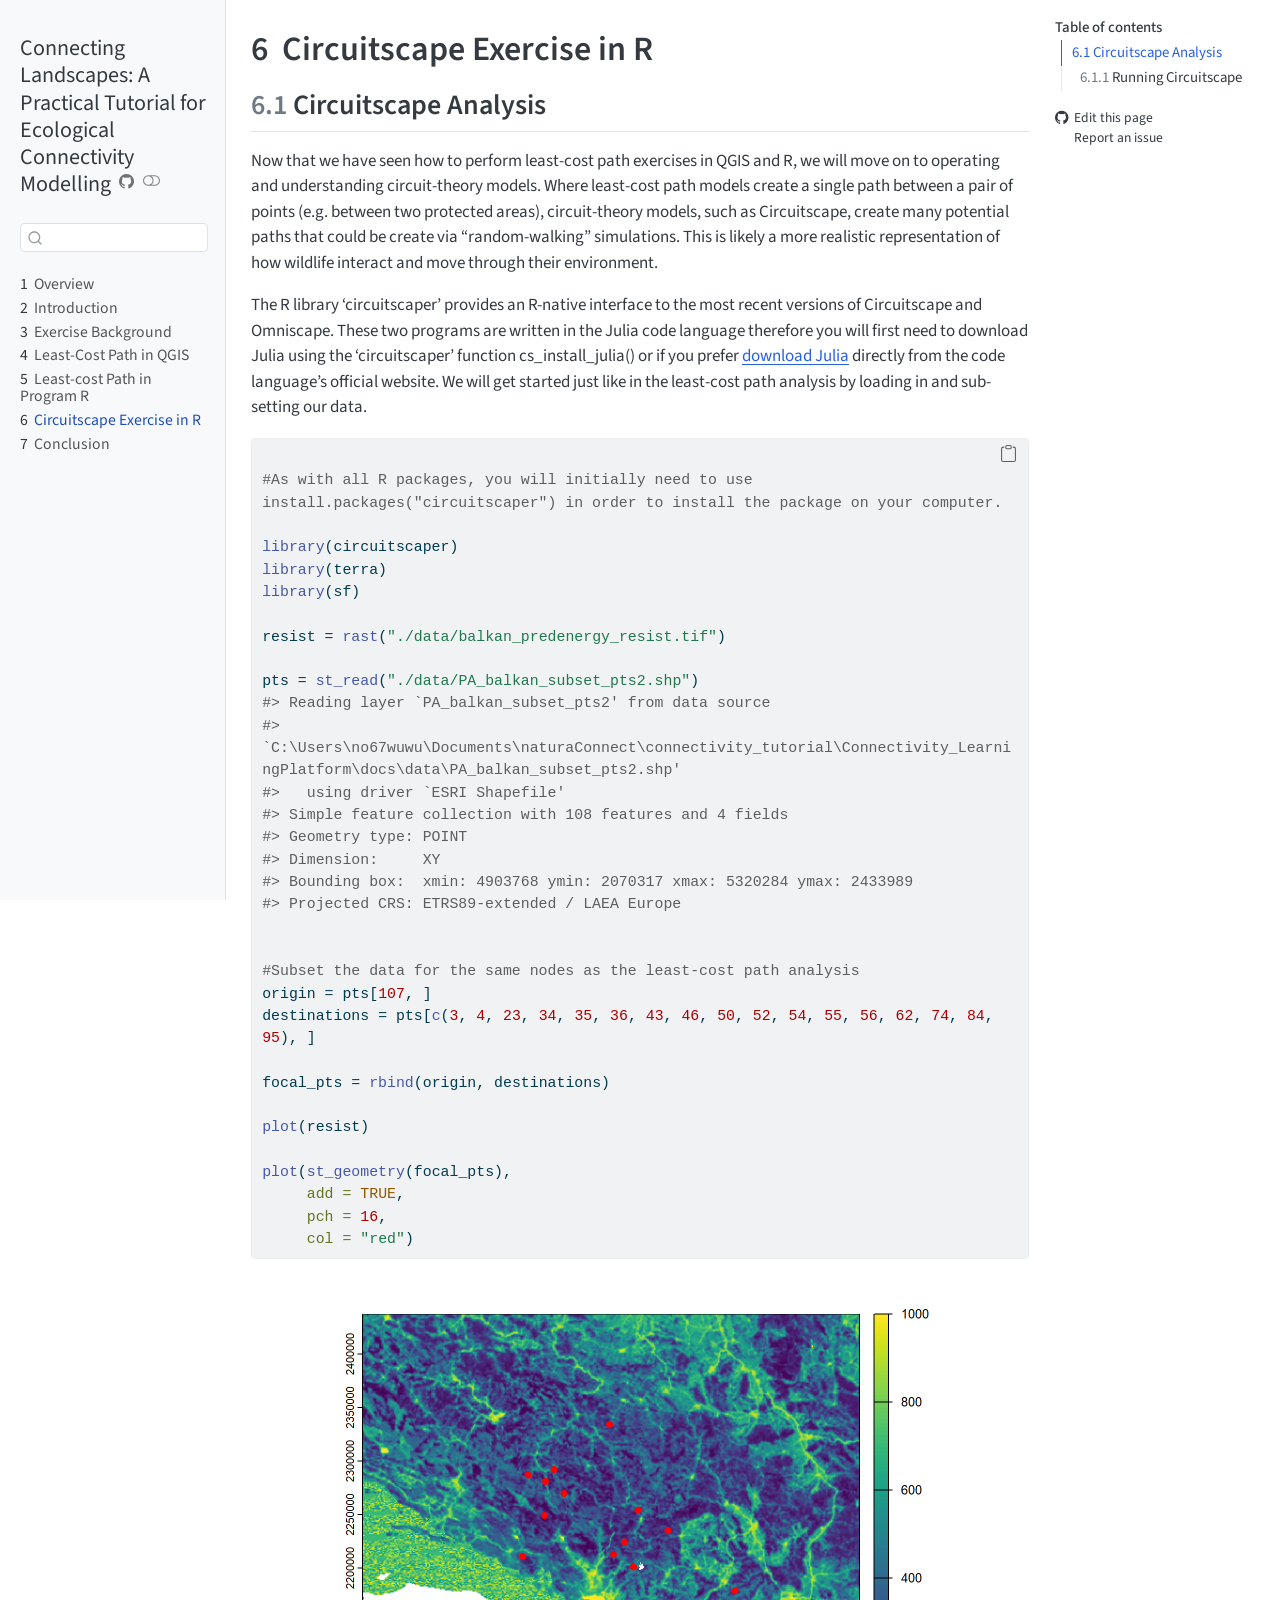
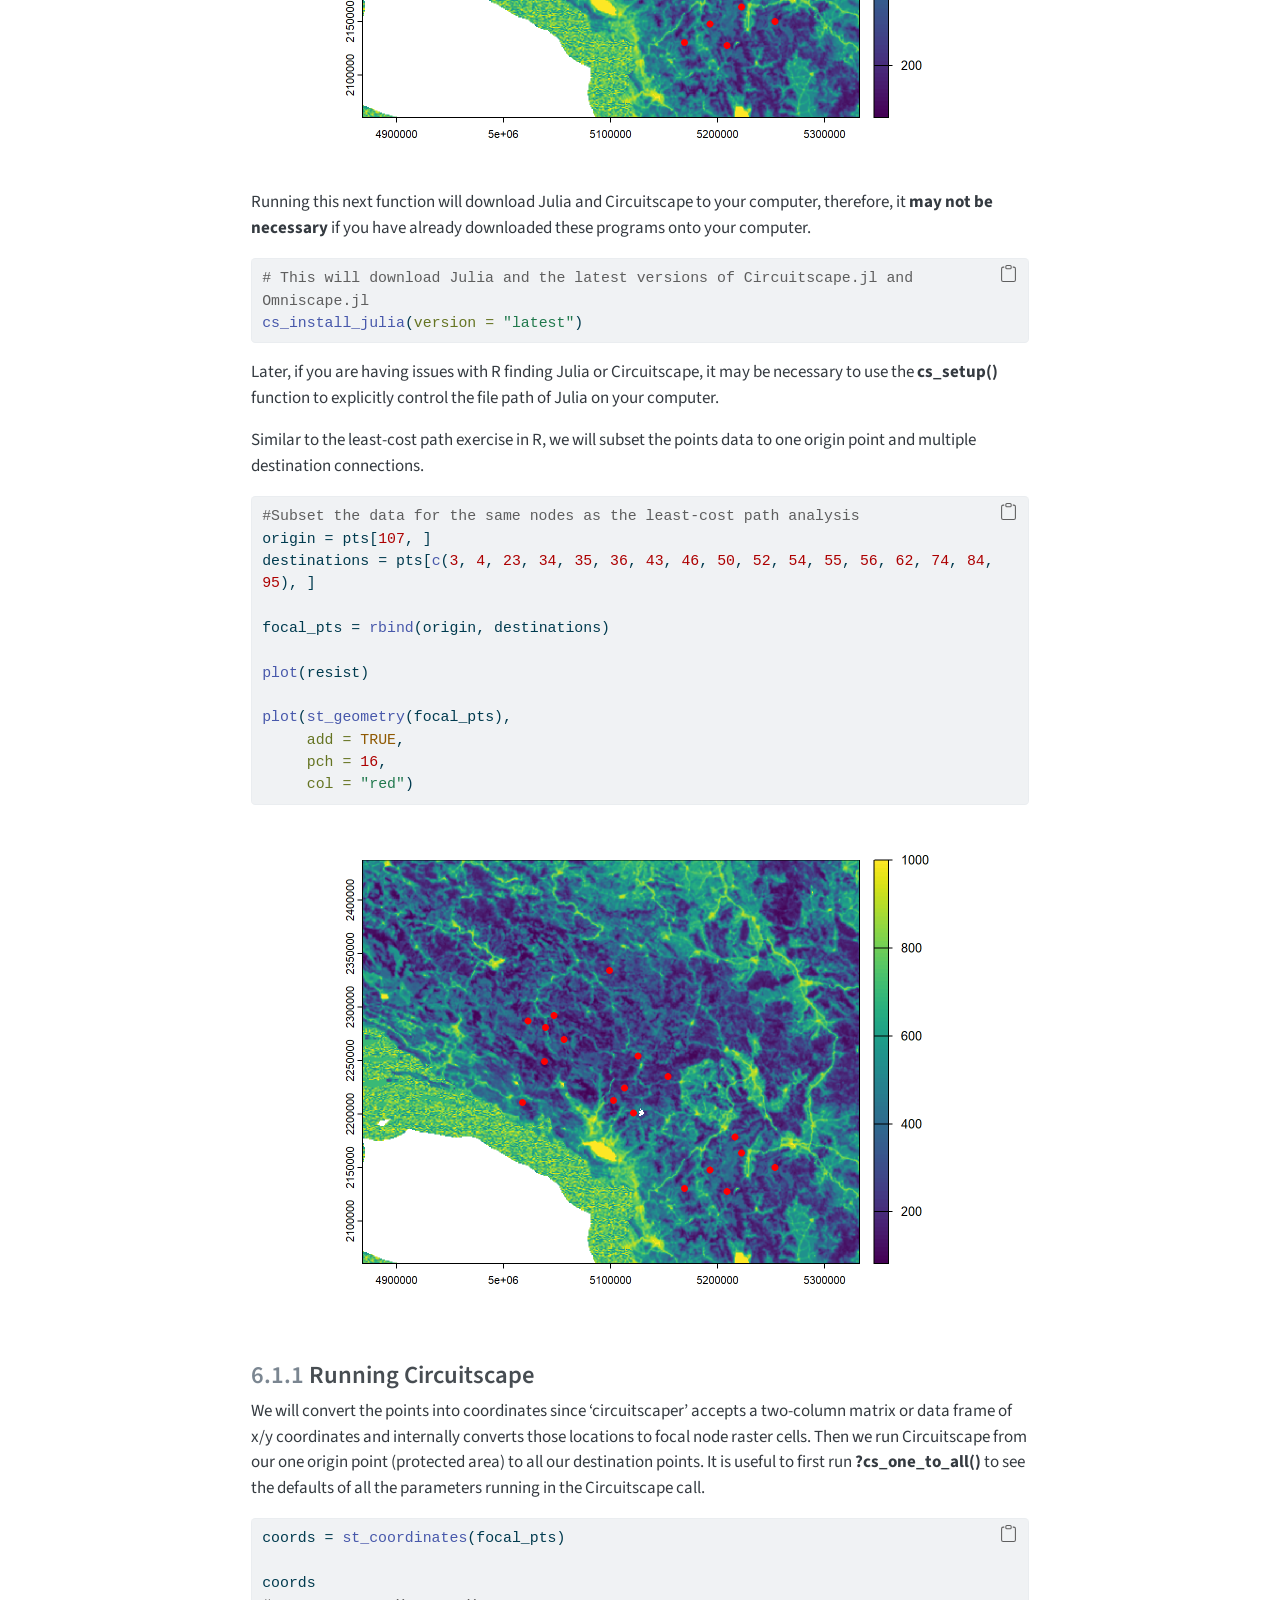
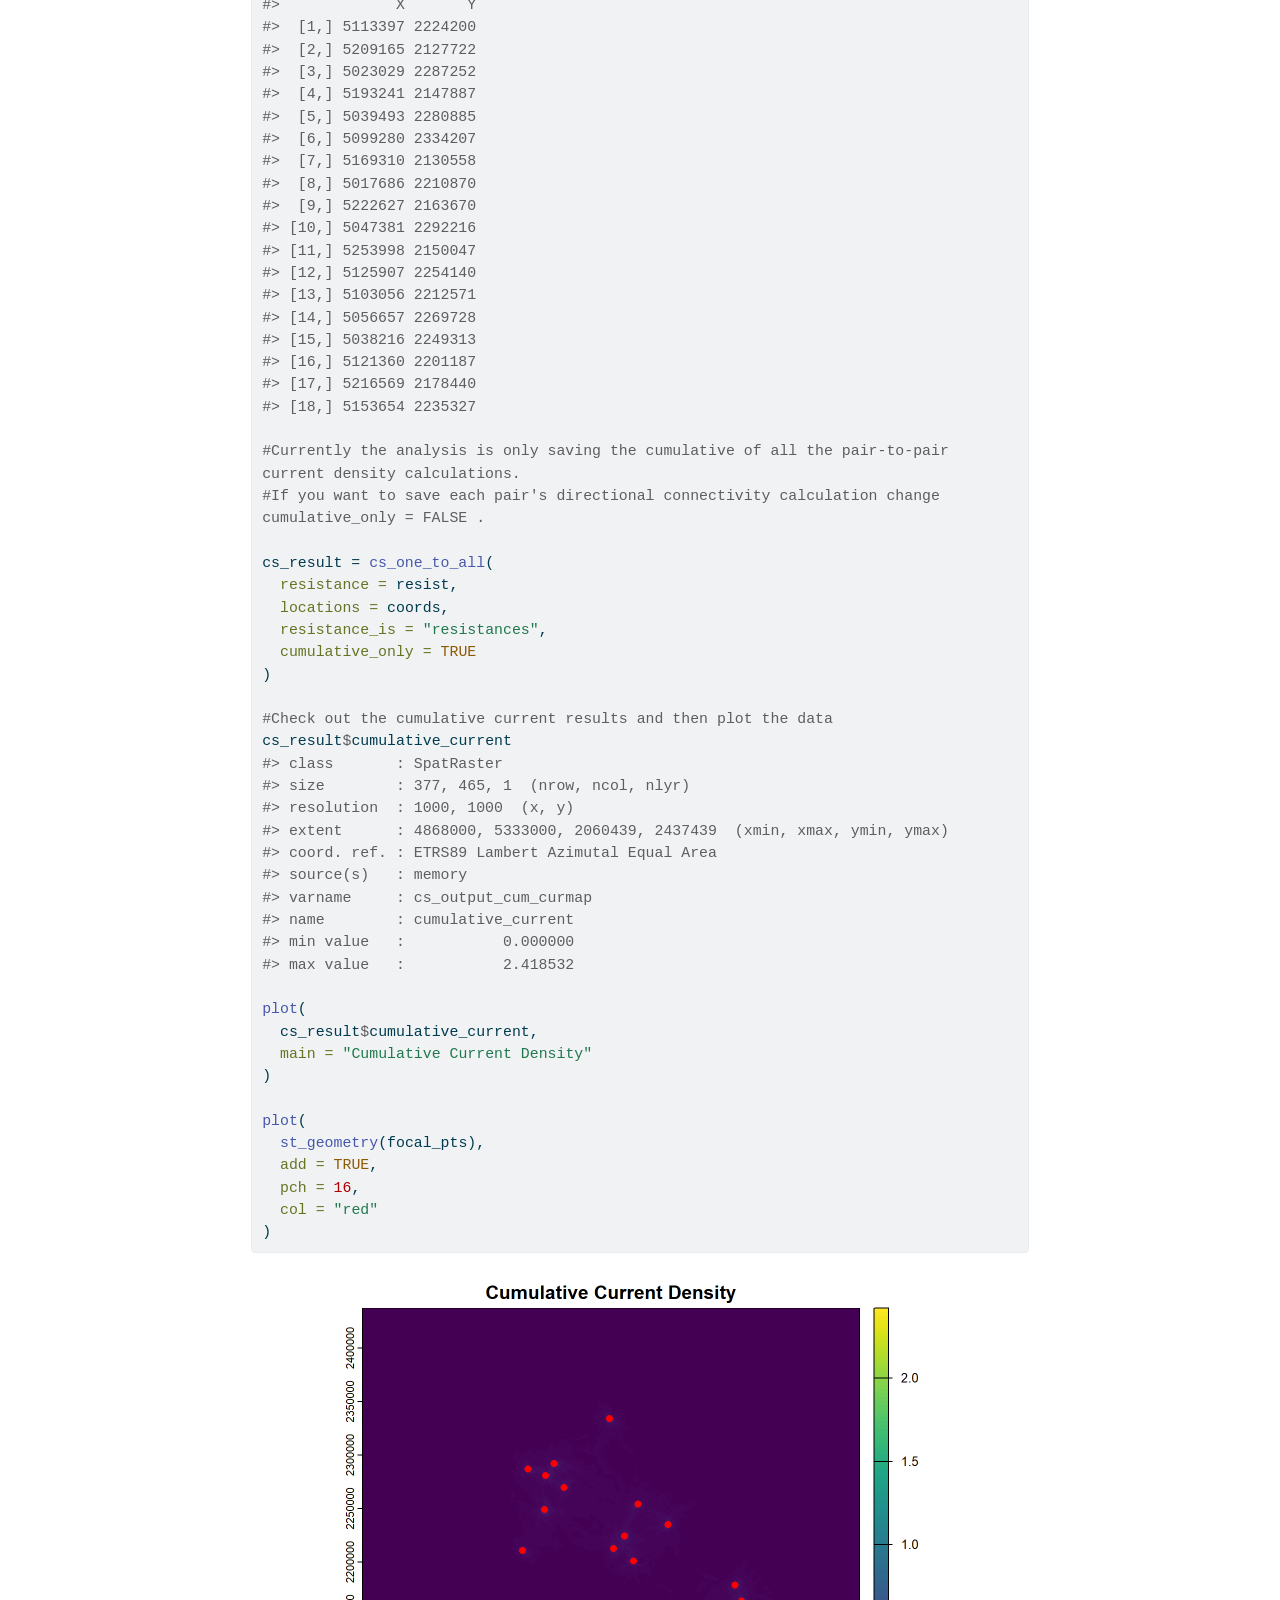
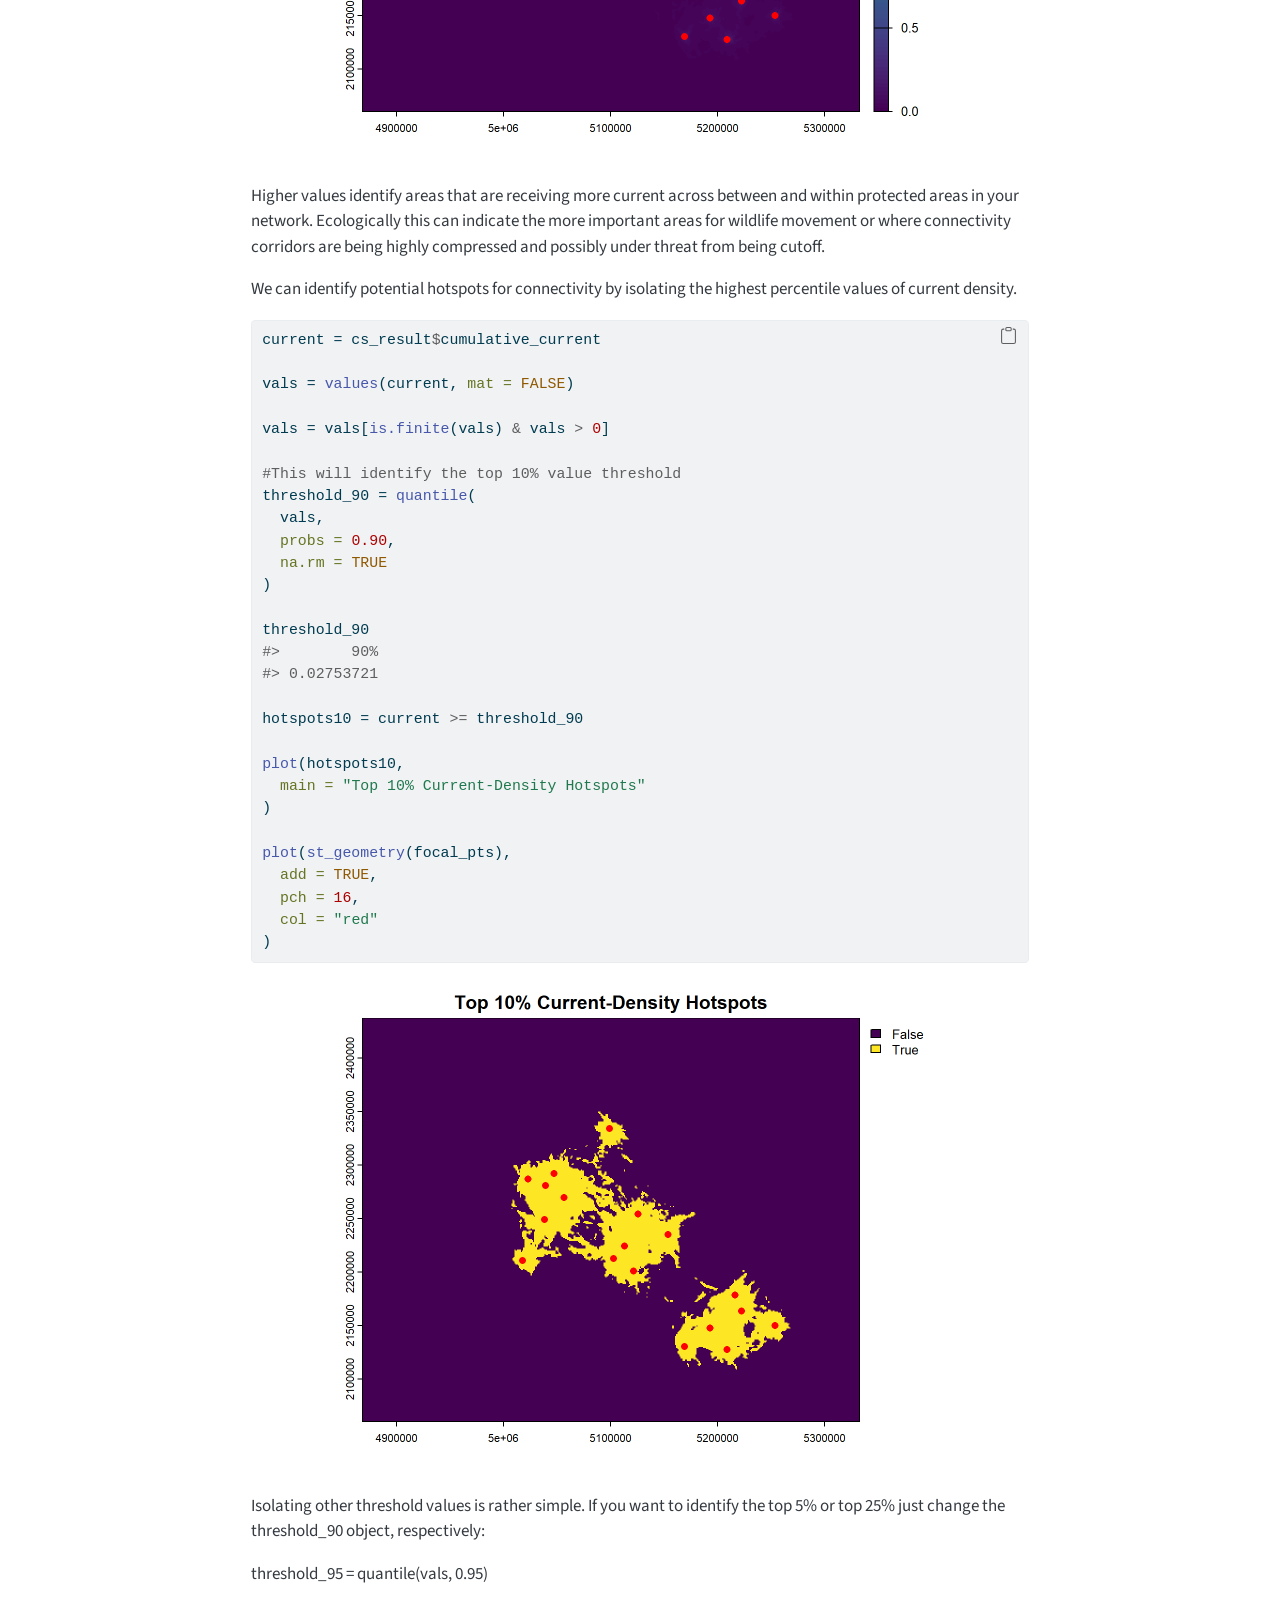
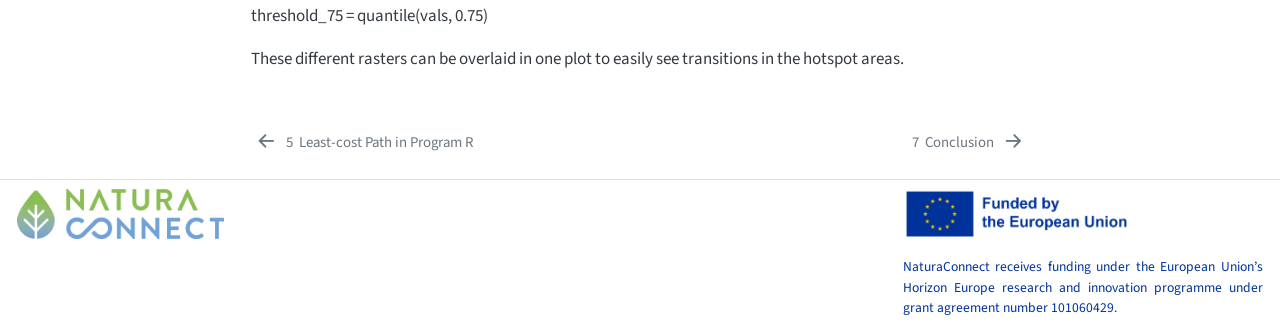
<file: 5_Circuit_exercise.html>
<!DOCTYPE html>
<html xmlns="http://www.w3.org/1999/xhtml" lang="en" xml:lang="en"><head>

<meta charset="utf-8">
<meta name="generator" content="quarto-1.5.56">

<meta name="viewport" content="width=device-width, initial-scale=1.0, user-scalable=yes">


<title>6&nbsp; Circuitscape Exercise in R – Connecting Landscapes: A Practical Tutorial for Ecological Connectivity Modelling</title>
<style>
code{white-space: pre-wrap;}
span.smallcaps{font-variant: small-caps;}
div.columns{display: flex; gap: min(4vw, 1.5em);}
div.column{flex: auto; overflow-x: auto;}
div.hanging-indent{margin-left: 1.5em; text-indent: -1.5em;}
ul.task-list{list-style: none;}
ul.task-list li input[type="checkbox"] {
  width: 0.8em;
  margin: 0 0.8em 0.2em -1em; /* quarto-specific, see https://github.com/quarto-dev/quarto-cli/issues/4556 */ 
  vertical-align: middle;
}
/* CSS for syntax highlighting */
pre > code.sourceCode { white-space: pre; position: relative; }
pre > code.sourceCode > span { line-height: 1.25; }
pre > code.sourceCode > span:empty { height: 1.2em; }
.sourceCode { overflow: visible; }
code.sourceCode > span { color: inherit; text-decoration: inherit; }
div.sourceCode { margin: 1em 0; }
pre.sourceCode { margin: 0; }
@media screen {
div.sourceCode { overflow: auto; }
}
@media print {
pre > code.sourceCode { white-space: pre-wrap; }
pre > code.sourceCode > span { display: inline-block; text-indent: -5em; padding-left: 5em; }
}
pre.numberSource code
  { counter-reset: source-line 0; }
pre.numberSource code > span
  { position: relative; left: -4em; counter-increment: source-line; }
pre.numberSource code > span > a:first-child::before
  { content: counter(source-line);
    position: relative; left: -1em; text-align: right; vertical-align: baseline;
    border: none; display: inline-block;
    -webkit-touch-callout: none; -webkit-user-select: none;
    -khtml-user-select: none; -moz-user-select: none;
    -ms-user-select: none; user-select: none;
    padding: 0 4px; width: 4em;
  }
pre.numberSource { margin-left: 3em;  padding-left: 4px; }
div.sourceCode
  {   }
@media screen {
pre > code.sourceCode > span > a:first-child::before { text-decoration: underline; }
}
</style>


<script src="site_libs/quarto-nav/quarto-nav.js"></script>
<script src="site_libs/quarto-nav/headroom.min.js"></script>
<script src="site_libs/clipboard/clipboard.min.js"></script>
<script src="site_libs/quarto-search/autocomplete.umd.js"></script>
<script src="site_libs/quarto-search/fuse.min.js"></script>
<script src="site_libs/quarto-search/quarto-search.js"></script>
<meta name="quarto:offset" content="./">
<link href="./6_Conclusion.html" rel="next">
<link href="./4_LCP_R_exercise.html" rel="prev">
<script src="site_libs/quarto-html/quarto.js"></script>
<script src="site_libs/quarto-html/popper.min.js"></script>
<script src="site_libs/quarto-html/tippy.umd.min.js"></script>
<script src="site_libs/quarto-html/anchor.min.js"></script>
<link href="site_libs/quarto-html/tippy.css" rel="stylesheet">
<link href="site_libs/quarto-html/quarto-syntax-highlighting.css" rel="stylesheet" class="quarto-color-scheme" id="quarto-text-highlighting-styles">
<link href="site_libs/quarto-html/quarto-syntax-highlighting-dark.css" rel="prefetch" class="quarto-color-scheme quarto-color-alternate" id="quarto-text-highlighting-styles">
<script src="site_libs/bootstrap/bootstrap.min.js"></script>
<link href="site_libs/bootstrap/bootstrap-icons.css" rel="stylesheet">
<link href="site_libs/bootstrap/bootstrap.min.css" rel="stylesheet" class="quarto-color-scheme" id="quarto-bootstrap" data-mode="light">
<link href="site_libs/bootstrap/bootstrap-dark.min.css" rel="prefetch" class="quarto-color-scheme quarto-color-alternate" id="quarto-bootstrap" data-mode="dark">
<script src="site_libs/quarto-contrib/glightbox/glightbox.min.js"></script>
<link href="site_libs/quarto-contrib/glightbox/glightbox.min.css" rel="stylesheet">
<link href="site_libs/quarto-contrib/glightbox/lightbox.css" rel="stylesheet">
<script id="quarto-search-options" type="application/json">{
  "location": "sidebar",
  "copy-button": false,
  "collapse-after": 3,
  "panel-placement": "start",
  "type": "textbox",
  "limit": 50,
  "keyboard-shortcut": [
    "f",
    "/",
    "s"
  ],
  "show-item-context": false,
  "language": {
    "search-no-results-text": "No results",
    "search-matching-documents-text": "matching documents",
    "search-copy-link-title": "Copy link to search",
    "search-hide-matches-text": "Hide additional matches",
    "search-more-match-text": "more match in this document",
    "search-more-matches-text": "more matches in this document",
    "search-clear-button-title": "Clear",
    "search-text-placeholder": "",
    "search-detached-cancel-button-title": "Cancel",
    "search-submit-button-title": "Submit",
    "search-label": "Search"
  }
}</script>


</head>

<body class="nav-sidebar docked">

<div id="quarto-search-results"></div>
  <header id="quarto-header" class="headroom fixed-top">
  <nav class="quarto-secondary-nav">
    <div class="container-fluid d-flex">
      <button type="button" class="quarto-btn-toggle btn" data-bs-toggle="collapse" role="button" data-bs-target=".quarto-sidebar-collapse-item" aria-controls="quarto-sidebar" aria-expanded="false" aria-label="Toggle sidebar navigation" onclick="if (window.quartoToggleHeadroom) { window.quartoToggleHeadroom(); }">
        <i class="bi bi-layout-text-sidebar-reverse"></i>
      </button>
        <nav class="quarto-page-breadcrumbs" aria-label="breadcrumb"><ol class="breadcrumb"><li class="breadcrumb-item"><a href="./5_Circuit_exercise.html"><span class="chapter-number">6</span>&nbsp; <span class="chapter-title">Circuitscape Exercise in R</span></a></li></ol></nav>
        <a class="flex-grow-1" role="navigation" data-bs-toggle="collapse" data-bs-target=".quarto-sidebar-collapse-item" aria-controls="quarto-sidebar" aria-expanded="false" aria-label="Toggle sidebar navigation" onclick="if (window.quartoToggleHeadroom) { window.quartoToggleHeadroom(); }">      
        </a>
      <button type="button" class="btn quarto-search-button" aria-label="Search" onclick="window.quartoOpenSearch();">
        <i class="bi bi-search"></i>
      </button>
    </div>
  </nav>
</header>
<!-- content -->
<div id="quarto-content" class="quarto-container page-columns page-rows-contents page-layout-article">
<!-- sidebar -->
  <nav id="quarto-sidebar" class="sidebar collapse collapse-horizontal quarto-sidebar-collapse-item sidebar-navigation docked overflow-auto">
    <div class="pt-lg-2 mt-2 text-left sidebar-header">
    <div class="sidebar-title mb-0 py-0">
      <a href="./">Connecting Landscapes: A Practical Tutorial for Ecological Connectivity Modelling</a> 
        <div class="sidebar-tools-main">
    <a href="https://github.com/jdertien/Connectivity_LearningPlatform" title="Source Code" class="quarto-navigation-tool px-1" aria-label="Source Code"><i class="bi bi-github"></i></a>
  <a href="" class="quarto-color-scheme-toggle quarto-navigation-tool  px-1" onclick="window.quartoToggleColorScheme(); return false;" title="Toggle dark mode"><i class="bi"></i></a>
</div>
    </div>
      </div>
        <div class="mt-2 flex-shrink-0 align-items-center">
        <div class="sidebar-search">
        <div id="quarto-search" class="" title="Search"></div>
        </div>
        </div>
    <div class="sidebar-menu-container"> 
    <ul class="list-unstyled mt-1">
        <li class="sidebar-item">
  <div class="sidebar-item-container"> 
  <a href="./index.html" class="sidebar-item-text sidebar-link">
 <span class="menu-text"><span class="chapter-number">1</span>&nbsp; <span class="chapter-title">Overview</span></span></a>
  </div>
</li>
        <li class="sidebar-item">
  <div class="sidebar-item-container"> 
  <a href="./1_Conn_Introduction.html" class="sidebar-item-text sidebar-link">
 <span class="menu-text"><span class="chapter-number">2</span>&nbsp; <span class="chapter-title">Introduction</span></span></a>
  </div>
</li>
        <li class="sidebar-item">
  <div class="sidebar-item-container"> 
  <a href="./2_Model_Background.html" class="sidebar-item-text sidebar-link">
 <span class="menu-text"><span class="chapter-number">3</span>&nbsp; <span class="chapter-title">Exercise Background</span></span></a>
  </div>
</li>
        <li class="sidebar-item">
  <div class="sidebar-item-container"> 
  <a href="./3_LCP_QGIS_exercise.html" class="sidebar-item-text sidebar-link">
 <span class="menu-text"><span class="chapter-number">4</span>&nbsp; <span class="chapter-title">Least-Cost Path in QGIS</span></span></a>
  </div>
</li>
        <li class="sidebar-item">
  <div class="sidebar-item-container"> 
  <a href="./4_LCP_R_exercise.html" class="sidebar-item-text sidebar-link">
 <span class="menu-text"><span class="chapter-number">5</span>&nbsp; <span class="chapter-title">Least-cost Path in Program R</span></span></a>
  </div>
</li>
        <li class="sidebar-item">
  <div class="sidebar-item-container"> 
  <a href="./5_Circuit_exercise.html" class="sidebar-item-text sidebar-link active">
 <span class="menu-text"><span class="chapter-number">6</span>&nbsp; <span class="chapter-title">Circuitscape Exercise in R</span></span></a>
  </div>
</li>
        <li class="sidebar-item">
  <div class="sidebar-item-container"> 
  <a href="./6_Conclusion.html" class="sidebar-item-text sidebar-link">
 <span class="menu-text"><span class="chapter-number">7</span>&nbsp; <span class="chapter-title">Conclusion</span></span></a>
  </div>
</li>
    </ul>
    </div>
</nav>
<div id="quarto-sidebar-glass" class="quarto-sidebar-collapse-item" data-bs-toggle="collapse" data-bs-target=".quarto-sidebar-collapse-item"></div>
<!-- margin-sidebar -->
    <div id="quarto-margin-sidebar" class="sidebar margin-sidebar">
        <nav id="TOC" role="doc-toc" class="toc-active">
    <h2 id="toc-title">Table of contents</h2>
   
  <ul>
  <li><a href="#circuitscape-analysis" id="toc-circuitscape-analysis" class="nav-link active" data-scroll-target="#circuitscape-analysis"><span class="header-section-number">6.1</span> Circuitscape Analysis</a>
  <ul class="collapse">
  <li><a href="#running-circuitscape" id="toc-running-circuitscape" class="nav-link" data-scroll-target="#running-circuitscape"><span class="header-section-number">6.1.1</span> Running Circuitscape</a></li>
  </ul></li>
  </ul>
<div class="toc-actions"><ul><li><a href="https://github.com/jdertien/Connectivity_LearningPlatform/edit/main/5_Circuit_exercise.qmd" class="toc-action"><i class="bi bi-github"></i>Edit this page</a></li><li><a href="https://github.com/jdertien/Connectivity_LearningPlatform/issues/new" class="toc-action"><i class="bi empty"></i>Report an issue</a></li></ul></div></nav>
    </div>
<!-- main -->
<main class="content" id="quarto-document-content">

<header id="title-block-header" class="quarto-title-block default">
<div class="quarto-title">
<h1 class="title"><span class="chapter-number">6</span>&nbsp; <span class="chapter-title">Circuitscape Exercise in R</span></h1>
</div>



<div class="quarto-title-meta">

    
  
    
  </div>
  


</header>


<section id="circuitscape-analysis" class="level2" data-number="6.1">
<h2 data-number="6.1" class="anchored" data-anchor-id="circuitscape-analysis"><span class="header-section-number">6.1</span> Circuitscape Analysis</h2>
<p>Now that we have seen how to perform least-cost path exercises in QGIS and R, we will move on to operating and understanding circuit-theory models. Where least-cost path models create a single path between a pair of points (e.g.&nbsp;between two protected areas), circuit-theory models, such as Circuitscape, create many potential paths that could be create via “random-walking” simulations. This is likely a more realistic representation of how wildlife interact and move through their environment.</p>
<p>The R library ‘circuitscaper’ provides an R-native interface to the most recent versions of Circuitscape and Omniscape. These two programs are written in the Julia code language therefore you will first need to download Julia using the ‘circuitscaper’ function cs_install_julia() or if you prefer <a href="https://julialang.org/downloads/">download Julia</a> directly from the code language’s official website. We will get started just like in the least-cost path analysis by loading in and sub-setting our data.</p>
<div class="cell" data-layout-align="center">
<div class="sourceCode cell-code" id="cb1"><pre class="sourceCode r code-with-copy"><code class="sourceCode r"><span id="cb1-1"><a href="#cb1-1" aria-hidden="true" tabindex="-1"></a></span>
<span id="cb1-2"><a href="#cb1-2" aria-hidden="true" tabindex="-1"></a><span class="co">#As with all R packages, you will initially need to use install.packages("circuitscaper") in order to install the package on your computer. </span></span>
<span id="cb1-3"><a href="#cb1-3" aria-hidden="true" tabindex="-1"></a></span>
<span id="cb1-4"><a href="#cb1-4" aria-hidden="true" tabindex="-1"></a><span class="fu">library</span>(circuitscaper)</span>
<span id="cb1-5"><a href="#cb1-5" aria-hidden="true" tabindex="-1"></a><span class="fu">library</span>(terra)</span>
<span id="cb1-6"><a href="#cb1-6" aria-hidden="true" tabindex="-1"></a><span class="fu">library</span>(sf)</span>
<span id="cb1-7"><a href="#cb1-7" aria-hidden="true" tabindex="-1"></a></span>
<span id="cb1-8"><a href="#cb1-8" aria-hidden="true" tabindex="-1"></a>resist <span class="ot">=</span> <span class="fu">rast</span>(<span class="st">"./data/balkan_predenergy_resist.tif"</span>)</span>
<span id="cb1-9"><a href="#cb1-9" aria-hidden="true" tabindex="-1"></a></span>
<span id="cb1-10"><a href="#cb1-10" aria-hidden="true" tabindex="-1"></a>pts <span class="ot">=</span> <span class="fu">st_read</span>(<span class="st">"./data/PA_balkan_subset_pts2.shp"</span>)</span>
<span id="cb1-11"><a href="#cb1-11" aria-hidden="true" tabindex="-1"></a><span class="co">#&gt; Reading layer `PA_balkan_subset_pts2' from data source </span></span>
<span id="cb1-12"><a href="#cb1-12" aria-hidden="true" tabindex="-1"></a><span class="co">#&gt;   `C:\Users\no67wuwu\Documents\naturaConnect\connectivity_tutorial\Connectivity_LearningPlatform\docs\data\PA_balkan_subset_pts2.shp' </span></span>
<span id="cb1-13"><a href="#cb1-13" aria-hidden="true" tabindex="-1"></a><span class="co">#&gt;   using driver `ESRI Shapefile'</span></span>
<span id="cb1-14"><a href="#cb1-14" aria-hidden="true" tabindex="-1"></a><span class="co">#&gt; Simple feature collection with 108 features and 4 fields</span></span>
<span id="cb1-15"><a href="#cb1-15" aria-hidden="true" tabindex="-1"></a><span class="co">#&gt; Geometry type: POINT</span></span>
<span id="cb1-16"><a href="#cb1-16" aria-hidden="true" tabindex="-1"></a><span class="co">#&gt; Dimension:     XY</span></span>
<span id="cb1-17"><a href="#cb1-17" aria-hidden="true" tabindex="-1"></a><span class="co">#&gt; Bounding box:  xmin: 4903768 ymin: 2070317 xmax: 5320284 ymax: 2433989</span></span>
<span id="cb1-18"><a href="#cb1-18" aria-hidden="true" tabindex="-1"></a><span class="co">#&gt; Projected CRS: ETRS89-extended / LAEA Europe</span></span>
<span id="cb1-19"><a href="#cb1-19" aria-hidden="true" tabindex="-1"></a></span>
<span id="cb1-20"><a href="#cb1-20" aria-hidden="true" tabindex="-1"></a></span>
<span id="cb1-21"><a href="#cb1-21" aria-hidden="true" tabindex="-1"></a><span class="co">#Subset the data for the same nodes as the least-cost path analysis</span></span>
<span id="cb1-22"><a href="#cb1-22" aria-hidden="true" tabindex="-1"></a>origin <span class="ot">=</span> pts[<span class="dv">107</span>, ]</span>
<span id="cb1-23"><a href="#cb1-23" aria-hidden="true" tabindex="-1"></a>destinations <span class="ot">=</span> pts[<span class="fu">c</span>(<span class="dv">3</span>, <span class="dv">4</span>, <span class="dv">23</span>, <span class="dv">34</span>, <span class="dv">35</span>, <span class="dv">36</span>, <span class="dv">43</span>, <span class="dv">46</span>, <span class="dv">50</span>, <span class="dv">52</span>, <span class="dv">54</span>, <span class="dv">55</span>, <span class="dv">56</span>, <span class="dv">62</span>, <span class="dv">74</span>, <span class="dv">84</span>, <span class="dv">95</span>), ]</span>
<span id="cb1-24"><a href="#cb1-24" aria-hidden="true" tabindex="-1"></a></span>
<span id="cb1-25"><a href="#cb1-25" aria-hidden="true" tabindex="-1"></a>focal_pts <span class="ot">=</span> <span class="fu">rbind</span>(origin, destinations)</span>
<span id="cb1-26"><a href="#cb1-26" aria-hidden="true" tabindex="-1"></a></span>
<span id="cb1-27"><a href="#cb1-27" aria-hidden="true" tabindex="-1"></a><span class="fu">plot</span>(resist)</span>
<span id="cb1-28"><a href="#cb1-28" aria-hidden="true" tabindex="-1"></a></span>
<span id="cb1-29"><a href="#cb1-29" aria-hidden="true" tabindex="-1"></a><span class="fu">plot</span>(<span class="fu">st_geometry</span>(focal_pts),</span>
<span id="cb1-30"><a href="#cb1-30" aria-hidden="true" tabindex="-1"></a>     <span class="at">add =</span> <span class="cn">TRUE</span>, </span>
<span id="cb1-31"><a href="#cb1-31" aria-hidden="true" tabindex="-1"></a>     <span class="at">pch =</span> <span class="dv">16</span>,</span>
<span id="cb1-32"><a href="#cb1-32" aria-hidden="true" tabindex="-1"></a>     <span class="at">col =</span> <span class="st">"red"</span>)</span></code><button title="Copy to Clipboard" class="code-copy-button"><i class="bi"></i></button></pre></div>
<div class="cell-output-display">
<div class="quarto-figure quarto-figure-center">
<figure class="figure">
<p><a href="5_Circuit_exercise_files/figure-html/unnamed-chunk-1-1.png" class="lightbox" data-gallery="quarto-lightbox-gallery-2"><img src="5_Circuit_exercise_files/figure-html/unnamed-chunk-1-1.png" class="img-fluid quarto-figure quarto-figure-center figure-img" width="672"></a></p>
</figure>
</div>
</div>
</div>
<p>Running this next function will download Julia and Circuitscape to your computer, therefore, it <strong>may not be necessary</strong> if you have already downloaded these programs onto your computer.</p>
<div class="cell" data-layout-align="center">
<div class="sourceCode cell-code" id="cb2"><pre class="sourceCode r code-with-copy"><code class="sourceCode r"><span id="cb2-1"><a href="#cb2-1" aria-hidden="true" tabindex="-1"></a><span class="co"># This will download Julia and the latest versions of Circuitscape.jl and Omniscape.jl</span></span>
<span id="cb2-2"><a href="#cb2-2" aria-hidden="true" tabindex="-1"></a><span class="fu">cs_install_julia</span>(<span class="at">version =</span> <span class="st">"latest"</span>)</span></code><button title="Copy to Clipboard" class="code-copy-button"><i class="bi"></i></button></pre></div>
</div>
<p>Later, if you are having issues with R finding Julia or Circuitscape, it may be necessary to use the <strong>cs_setup()</strong> function to explicitly control the file path of Julia on your computer.</p>
<p>Similar to the least-cost path exercise in R, we will subset the points data to one origin point and multiple destination connections.</p>
<div class="cell" data-layout-align="center">
<div class="sourceCode cell-code" id="cb3"><pre class="sourceCode r code-with-copy"><code class="sourceCode r"><span id="cb3-1"><a href="#cb3-1" aria-hidden="true" tabindex="-1"></a><span class="co">#Subset the data for the same nodes as the least-cost path analysis</span></span>
<span id="cb3-2"><a href="#cb3-2" aria-hidden="true" tabindex="-1"></a>origin <span class="ot">=</span> pts[<span class="dv">107</span>, ]</span>
<span id="cb3-3"><a href="#cb3-3" aria-hidden="true" tabindex="-1"></a>destinations <span class="ot">=</span> pts[<span class="fu">c</span>(<span class="dv">3</span>, <span class="dv">4</span>, <span class="dv">23</span>, <span class="dv">34</span>, <span class="dv">35</span>, <span class="dv">36</span>, <span class="dv">43</span>, <span class="dv">46</span>, <span class="dv">50</span>, <span class="dv">52</span>, <span class="dv">54</span>, <span class="dv">55</span>, <span class="dv">56</span>, <span class="dv">62</span>, <span class="dv">74</span>, <span class="dv">84</span>, <span class="dv">95</span>), ]</span>
<span id="cb3-4"><a href="#cb3-4" aria-hidden="true" tabindex="-1"></a></span>
<span id="cb3-5"><a href="#cb3-5" aria-hidden="true" tabindex="-1"></a>focal_pts <span class="ot">=</span> <span class="fu">rbind</span>(origin, destinations)</span>
<span id="cb3-6"><a href="#cb3-6" aria-hidden="true" tabindex="-1"></a></span>
<span id="cb3-7"><a href="#cb3-7" aria-hidden="true" tabindex="-1"></a><span class="fu">plot</span>(resist)</span>
<span id="cb3-8"><a href="#cb3-8" aria-hidden="true" tabindex="-1"></a></span>
<span id="cb3-9"><a href="#cb3-9" aria-hidden="true" tabindex="-1"></a><span class="fu">plot</span>(<span class="fu">st_geometry</span>(focal_pts),</span>
<span id="cb3-10"><a href="#cb3-10" aria-hidden="true" tabindex="-1"></a>     <span class="at">add =</span> <span class="cn">TRUE</span>, </span>
<span id="cb3-11"><a href="#cb3-11" aria-hidden="true" tabindex="-1"></a>     <span class="at">pch =</span> <span class="dv">16</span>,</span>
<span id="cb3-12"><a href="#cb3-12" aria-hidden="true" tabindex="-1"></a>     <span class="at">col =</span> <span class="st">"red"</span>)</span></code><button title="Copy to Clipboard" class="code-copy-button"><i class="bi"></i></button></pre></div>
<div class="cell-output-display">
<div class="quarto-figure quarto-figure-center">
<figure class="figure">
<p><a href="5_Circuit_exercise_files/figure-html/unnamed-chunk-3-1.png" class="lightbox" data-gallery="quarto-lightbox-gallery-3"><img src="5_Circuit_exercise_files/figure-html/unnamed-chunk-3-1.png" class="img-fluid quarto-figure quarto-figure-center figure-img" width="672"></a></p>
</figure>
</div>
</div>
</div>
<section id="running-circuitscape" class="level3" data-number="6.1.1">
<h3 data-number="6.1.1" class="anchored" data-anchor-id="running-circuitscape"><span class="header-section-number">6.1.1</span> Running Circuitscape</h3>
<p>We will convert the points into coordinates since ‘circuitscaper’ accepts a two-column matrix or data frame of x/y coordinates and internally converts those locations to focal node raster cells. Then we run Circuitscape from our one origin point (protected area) to all our destination points. It is useful to first run <strong>?cs_one_to_all()</strong> to see the defaults of all the parameters running in the Circuitscape call.</p>
<div class="cell" data-layout-align="center">
<div class="sourceCode cell-code" id="cb4"><pre class="sourceCode r code-with-copy"><code class="sourceCode r"><span id="cb4-1"><a href="#cb4-1" aria-hidden="true" tabindex="-1"></a>coords <span class="ot">=</span> <span class="fu">st_coordinates</span>(focal_pts)</span>
<span id="cb4-2"><a href="#cb4-2" aria-hidden="true" tabindex="-1"></a></span>
<span id="cb4-3"><a href="#cb4-3" aria-hidden="true" tabindex="-1"></a>coords</span>
<span id="cb4-4"><a href="#cb4-4" aria-hidden="true" tabindex="-1"></a><span class="co">#&gt;             X       Y</span></span>
<span id="cb4-5"><a href="#cb4-5" aria-hidden="true" tabindex="-1"></a><span class="co">#&gt;  [1,] 5113397 2224200</span></span>
<span id="cb4-6"><a href="#cb4-6" aria-hidden="true" tabindex="-1"></a><span class="co">#&gt;  [2,] 5209165 2127722</span></span>
<span id="cb4-7"><a href="#cb4-7" aria-hidden="true" tabindex="-1"></a><span class="co">#&gt;  [3,] 5023029 2287252</span></span>
<span id="cb4-8"><a href="#cb4-8" aria-hidden="true" tabindex="-1"></a><span class="co">#&gt;  [4,] 5193241 2147887</span></span>
<span id="cb4-9"><a href="#cb4-9" aria-hidden="true" tabindex="-1"></a><span class="co">#&gt;  [5,] 5039493 2280885</span></span>
<span id="cb4-10"><a href="#cb4-10" aria-hidden="true" tabindex="-1"></a><span class="co">#&gt;  [6,] 5099280 2334207</span></span>
<span id="cb4-11"><a href="#cb4-11" aria-hidden="true" tabindex="-1"></a><span class="co">#&gt;  [7,] 5169310 2130558</span></span>
<span id="cb4-12"><a href="#cb4-12" aria-hidden="true" tabindex="-1"></a><span class="co">#&gt;  [8,] 5017686 2210870</span></span>
<span id="cb4-13"><a href="#cb4-13" aria-hidden="true" tabindex="-1"></a><span class="co">#&gt;  [9,] 5222627 2163670</span></span>
<span id="cb4-14"><a href="#cb4-14" aria-hidden="true" tabindex="-1"></a><span class="co">#&gt; [10,] 5047381 2292216</span></span>
<span id="cb4-15"><a href="#cb4-15" aria-hidden="true" tabindex="-1"></a><span class="co">#&gt; [11,] 5253998 2150047</span></span>
<span id="cb4-16"><a href="#cb4-16" aria-hidden="true" tabindex="-1"></a><span class="co">#&gt; [12,] 5125907 2254140</span></span>
<span id="cb4-17"><a href="#cb4-17" aria-hidden="true" tabindex="-1"></a><span class="co">#&gt; [13,] 5103056 2212571</span></span>
<span id="cb4-18"><a href="#cb4-18" aria-hidden="true" tabindex="-1"></a><span class="co">#&gt; [14,] 5056657 2269728</span></span>
<span id="cb4-19"><a href="#cb4-19" aria-hidden="true" tabindex="-1"></a><span class="co">#&gt; [15,] 5038216 2249313</span></span>
<span id="cb4-20"><a href="#cb4-20" aria-hidden="true" tabindex="-1"></a><span class="co">#&gt; [16,] 5121360 2201187</span></span>
<span id="cb4-21"><a href="#cb4-21" aria-hidden="true" tabindex="-1"></a><span class="co">#&gt; [17,] 5216569 2178440</span></span>
<span id="cb4-22"><a href="#cb4-22" aria-hidden="true" tabindex="-1"></a><span class="co">#&gt; [18,] 5153654 2235327</span></span>
<span id="cb4-23"><a href="#cb4-23" aria-hidden="true" tabindex="-1"></a></span>
<span id="cb4-24"><a href="#cb4-24" aria-hidden="true" tabindex="-1"></a><span class="co">#Currently the analysis is only saving the cumulative of all the pair-to-pair current density calculations. </span></span>
<span id="cb4-25"><a href="#cb4-25" aria-hidden="true" tabindex="-1"></a><span class="co">#If you want to save each pair's directional connectivity calculation change cumulative_only = FALSE .</span></span>
<span id="cb4-26"><a href="#cb4-26" aria-hidden="true" tabindex="-1"></a></span>
<span id="cb4-27"><a href="#cb4-27" aria-hidden="true" tabindex="-1"></a>cs_result <span class="ot">=</span> <span class="fu">cs_one_to_all</span>(</span>
<span id="cb4-28"><a href="#cb4-28" aria-hidden="true" tabindex="-1"></a>  <span class="at">resistance =</span> resist,</span>
<span id="cb4-29"><a href="#cb4-29" aria-hidden="true" tabindex="-1"></a>  <span class="at">locations =</span> coords,</span>
<span id="cb4-30"><a href="#cb4-30" aria-hidden="true" tabindex="-1"></a>  <span class="at">resistance_is =</span> <span class="st">"resistances"</span>,</span>
<span id="cb4-31"><a href="#cb4-31" aria-hidden="true" tabindex="-1"></a>  <span class="at">cumulative_only =</span> <span class="cn">TRUE</span></span>
<span id="cb4-32"><a href="#cb4-32" aria-hidden="true" tabindex="-1"></a>)</span>
<span id="cb4-33"><a href="#cb4-33" aria-hidden="true" tabindex="-1"></a></span>
<span id="cb4-34"><a href="#cb4-34" aria-hidden="true" tabindex="-1"></a><span class="co">#Check out the cumulative current results and then plot the data</span></span>
<span id="cb4-35"><a href="#cb4-35" aria-hidden="true" tabindex="-1"></a>cs_result<span class="sc">$</span>cumulative_current</span>
<span id="cb4-36"><a href="#cb4-36" aria-hidden="true" tabindex="-1"></a><span class="co">#&gt; class       : SpatRaster </span></span>
<span id="cb4-37"><a href="#cb4-37" aria-hidden="true" tabindex="-1"></a><span class="co">#&gt; size        : 377, 465, 1  (nrow, ncol, nlyr)</span></span>
<span id="cb4-38"><a href="#cb4-38" aria-hidden="true" tabindex="-1"></a><span class="co">#&gt; resolution  : 1000, 1000  (x, y)</span></span>
<span id="cb4-39"><a href="#cb4-39" aria-hidden="true" tabindex="-1"></a><span class="co">#&gt; extent      : 4868000, 5333000, 2060439, 2437439  (xmin, xmax, ymin, ymax)</span></span>
<span id="cb4-40"><a href="#cb4-40" aria-hidden="true" tabindex="-1"></a><span class="co">#&gt; coord. ref. : ETRS89 Lambert Azimutal Equal Area </span></span>
<span id="cb4-41"><a href="#cb4-41" aria-hidden="true" tabindex="-1"></a><span class="co">#&gt; source(s)   : memory</span></span>
<span id="cb4-42"><a href="#cb4-42" aria-hidden="true" tabindex="-1"></a><span class="co">#&gt; varname     : cs_output_cum_curmap </span></span>
<span id="cb4-43"><a href="#cb4-43" aria-hidden="true" tabindex="-1"></a><span class="co">#&gt; name        : cumulative_current </span></span>
<span id="cb4-44"><a href="#cb4-44" aria-hidden="true" tabindex="-1"></a><span class="co">#&gt; min value   :           0.000000 </span></span>
<span id="cb4-45"><a href="#cb4-45" aria-hidden="true" tabindex="-1"></a><span class="co">#&gt; max value   :           2.418532</span></span>
<span id="cb4-46"><a href="#cb4-46" aria-hidden="true" tabindex="-1"></a></span>
<span id="cb4-47"><a href="#cb4-47" aria-hidden="true" tabindex="-1"></a><span class="fu">plot</span>(</span>
<span id="cb4-48"><a href="#cb4-48" aria-hidden="true" tabindex="-1"></a>  cs_result<span class="sc">$</span>cumulative_current,</span>
<span id="cb4-49"><a href="#cb4-49" aria-hidden="true" tabindex="-1"></a>  <span class="at">main =</span> <span class="st">"Cumulative Current Density"</span></span>
<span id="cb4-50"><a href="#cb4-50" aria-hidden="true" tabindex="-1"></a>)</span>
<span id="cb4-51"><a href="#cb4-51" aria-hidden="true" tabindex="-1"></a></span>
<span id="cb4-52"><a href="#cb4-52" aria-hidden="true" tabindex="-1"></a><span class="fu">plot</span>(</span>
<span id="cb4-53"><a href="#cb4-53" aria-hidden="true" tabindex="-1"></a>  <span class="fu">st_geometry</span>(focal_pts),</span>
<span id="cb4-54"><a href="#cb4-54" aria-hidden="true" tabindex="-1"></a>  <span class="at">add =</span> <span class="cn">TRUE</span>,</span>
<span id="cb4-55"><a href="#cb4-55" aria-hidden="true" tabindex="-1"></a>  <span class="at">pch =</span> <span class="dv">16</span>,</span>
<span id="cb4-56"><a href="#cb4-56" aria-hidden="true" tabindex="-1"></a>  <span class="at">col =</span> <span class="st">"red"</span></span>
<span id="cb4-57"><a href="#cb4-57" aria-hidden="true" tabindex="-1"></a>)</span></code><button title="Copy to Clipboard" class="code-copy-button"><i class="bi"></i></button></pre></div>
<div class="cell-output-display">
<div class="quarto-figure quarto-figure-center">
<figure class="figure">
<p><a href="5_Circuit_exercise_files/figure-html/unnamed-chunk-4-1.png" class="lightbox" data-gallery="quarto-lightbox-gallery-4"><img src="5_Circuit_exercise_files/figure-html/unnamed-chunk-4-1.png" class="img-fluid quarto-figure quarto-figure-center figure-img" width="672"></a></p>
</figure>
</div>
</div>
</div>
<p>Higher values identify areas that are receiving more current across between and within protected areas in your network. Ecologically this can indicate the more important areas for wildlife movement or where connectivity corridors are being highly compressed and possibly under threat from being cutoff.</p>
<p>We can identify potential hotspots for connectivity by isolating the highest percentile values of current density.</p>
<div class="cell" data-layout-align="center">
<div class="sourceCode cell-code" id="cb5"><pre class="sourceCode r code-with-copy"><code class="sourceCode r"><span id="cb5-1"><a href="#cb5-1" aria-hidden="true" tabindex="-1"></a>current <span class="ot">=</span> cs_result<span class="sc">$</span>cumulative_current</span>
<span id="cb5-2"><a href="#cb5-2" aria-hidden="true" tabindex="-1"></a></span>
<span id="cb5-3"><a href="#cb5-3" aria-hidden="true" tabindex="-1"></a>vals <span class="ot">=</span> <span class="fu">values</span>(current, <span class="at">mat =</span> <span class="cn">FALSE</span>)</span>
<span id="cb5-4"><a href="#cb5-4" aria-hidden="true" tabindex="-1"></a></span>
<span id="cb5-5"><a href="#cb5-5" aria-hidden="true" tabindex="-1"></a>vals <span class="ot">=</span> vals[<span class="fu">is.finite</span>(vals) <span class="sc">&amp;</span> vals <span class="sc">&gt;</span> <span class="dv">0</span>]</span>
<span id="cb5-6"><a href="#cb5-6" aria-hidden="true" tabindex="-1"></a></span>
<span id="cb5-7"><a href="#cb5-7" aria-hidden="true" tabindex="-1"></a><span class="co">#This will identify the top 10% value threshold</span></span>
<span id="cb5-8"><a href="#cb5-8" aria-hidden="true" tabindex="-1"></a>threshold_90 <span class="ot">=</span> <span class="fu">quantile</span>(</span>
<span id="cb5-9"><a href="#cb5-9" aria-hidden="true" tabindex="-1"></a>  vals,</span>
<span id="cb5-10"><a href="#cb5-10" aria-hidden="true" tabindex="-1"></a>  <span class="at">probs =</span> <span class="fl">0.90</span>,</span>
<span id="cb5-11"><a href="#cb5-11" aria-hidden="true" tabindex="-1"></a>  <span class="at">na.rm =</span> <span class="cn">TRUE</span></span>
<span id="cb5-12"><a href="#cb5-12" aria-hidden="true" tabindex="-1"></a>)</span>
<span id="cb5-13"><a href="#cb5-13" aria-hidden="true" tabindex="-1"></a></span>
<span id="cb5-14"><a href="#cb5-14" aria-hidden="true" tabindex="-1"></a>threshold_90</span>
<span id="cb5-15"><a href="#cb5-15" aria-hidden="true" tabindex="-1"></a><span class="co">#&gt;        90% </span></span>
<span id="cb5-16"><a href="#cb5-16" aria-hidden="true" tabindex="-1"></a><span class="co">#&gt; 0.02753721</span></span>
<span id="cb5-17"><a href="#cb5-17" aria-hidden="true" tabindex="-1"></a></span>
<span id="cb5-18"><a href="#cb5-18" aria-hidden="true" tabindex="-1"></a>hotspots10 <span class="ot">=</span> current <span class="sc">&gt;=</span> threshold_90</span>
<span id="cb5-19"><a href="#cb5-19" aria-hidden="true" tabindex="-1"></a></span>
<span id="cb5-20"><a href="#cb5-20" aria-hidden="true" tabindex="-1"></a><span class="fu">plot</span>(hotspots10,</span>
<span id="cb5-21"><a href="#cb5-21" aria-hidden="true" tabindex="-1"></a>  <span class="at">main =</span> <span class="st">"Top 10% Current-Density Hotspots"</span></span>
<span id="cb5-22"><a href="#cb5-22" aria-hidden="true" tabindex="-1"></a>)</span>
<span id="cb5-23"><a href="#cb5-23" aria-hidden="true" tabindex="-1"></a></span>
<span id="cb5-24"><a href="#cb5-24" aria-hidden="true" tabindex="-1"></a><span class="fu">plot</span>(<span class="fu">st_geometry</span>(focal_pts),</span>
<span id="cb5-25"><a href="#cb5-25" aria-hidden="true" tabindex="-1"></a>  <span class="at">add =</span> <span class="cn">TRUE</span>,</span>
<span id="cb5-26"><a href="#cb5-26" aria-hidden="true" tabindex="-1"></a>  <span class="at">pch =</span> <span class="dv">16</span>,</span>
<span id="cb5-27"><a href="#cb5-27" aria-hidden="true" tabindex="-1"></a>  <span class="at">col =</span> <span class="st">"red"</span></span>
<span id="cb5-28"><a href="#cb5-28" aria-hidden="true" tabindex="-1"></a>)</span></code><button title="Copy to Clipboard" class="code-copy-button"><i class="bi"></i></button></pre></div>
<div class="cell-output-display">
<div class="quarto-figure quarto-figure-center">
<figure class="figure">
<p><a href="5_Circuit_exercise_files/figure-html/unnamed-chunk-5-1.png" class="lightbox" data-gallery="quarto-lightbox-gallery-5"><img src="5_Circuit_exercise_files/figure-html/unnamed-chunk-5-1.png" class="img-fluid quarto-figure quarto-figure-center figure-img" width="672"></a></p>
</figure>
</div>
</div>
</div>
<p>Isolating other threshold values is rather simple. If you want to identify the top 5% or top 25% just change the threshold_90 object, respectively:</p>
<p>threshold_95 = quantile(vals, 0.95)</p>
<p>threshold_75 = quantile(vals, 0.75)</p>
<p>These different rasters can be overlaid in one plot to easily see transitions in the hotspot areas.</p>


</section>
</section>

</main> <!-- /main -->
<script id="quarto-html-after-body" type="application/javascript">
window.document.addEventListener("DOMContentLoaded", function (event) {
  const toggleBodyColorMode = (bsSheetEl) => {
    const mode = bsSheetEl.getAttribute("data-mode");
    const bodyEl = window.document.querySelector("body");
    if (mode === "dark") {
      bodyEl.classList.add("quarto-dark");
      bodyEl.classList.remove("quarto-light");
    } else {
      bodyEl.classList.add("quarto-light");
      bodyEl.classList.remove("quarto-dark");
    }
  }
  const toggleBodyColorPrimary = () => {
    const bsSheetEl = window.document.querySelector("link#quarto-bootstrap");
    if (bsSheetEl) {
      toggleBodyColorMode(bsSheetEl);
    }
  }
  toggleBodyColorPrimary();  
  const disableStylesheet = (stylesheets) => {
    for (let i=0; i < stylesheets.length; i++) {
      const stylesheet = stylesheets[i];
      stylesheet.rel = 'prefetch';
    }
  }
  const enableStylesheet = (stylesheets) => {
    for (let i=0; i < stylesheets.length; i++) {
      const stylesheet = stylesheets[i];
      stylesheet.rel = 'stylesheet';
    }
  }
  const manageTransitions = (selector, allowTransitions) => {
    const els = window.document.querySelectorAll(selector);
    for (let i=0; i < els.length; i++) {
      const el = els[i];
      if (allowTransitions) {
        el.classList.remove('notransition');
      } else {
        el.classList.add('notransition');
      }
    }
  }
  const toggleGiscusIfUsed = (isAlternate, darkModeDefault) => {
    const baseTheme = document.querySelector('#giscus-base-theme')?.value ?? 'light';
    const alternateTheme = document.querySelector('#giscus-alt-theme')?.value ?? 'dark';
    let newTheme = '';
    if(darkModeDefault) {
      newTheme = isAlternate ? baseTheme : alternateTheme;
    } else {
      newTheme = isAlternate ? alternateTheme : baseTheme;
    }
    const changeGiscusTheme = () => {
      // From: https://github.com/giscus/giscus/issues/336
      const sendMessage = (message) => {
        const iframe = document.querySelector('iframe.giscus-frame');
        if (!iframe) return;
        iframe.contentWindow.postMessage({ giscus: message }, 'https://giscus.app');
      }
      sendMessage({
        setConfig: {
          theme: newTheme
        }
      });
    }
    const isGiscussLoaded = window.document.querySelector('iframe.giscus-frame') !== null;
    if (isGiscussLoaded) {
      changeGiscusTheme();
    }
  }
  const toggleColorMode = (alternate) => {
    // Switch the stylesheets
    const alternateStylesheets = window.document.querySelectorAll('link.quarto-color-scheme.quarto-color-alternate');
    manageTransitions('#quarto-margin-sidebar .nav-link', false);
    if (alternate) {
      enableStylesheet(alternateStylesheets);
      for (const sheetNode of alternateStylesheets) {
        if (sheetNode.id === "quarto-bootstrap") {
          toggleBodyColorMode(sheetNode);
        }
      }
    } else {
      disableStylesheet(alternateStylesheets);
      toggleBodyColorPrimary();
    }
    manageTransitions('#quarto-margin-sidebar .nav-link', true);
    // Switch the toggles
    const toggles = window.document.querySelectorAll('.quarto-color-scheme-toggle');
    for (let i=0; i < toggles.length; i++) {
      const toggle = toggles[i];
      if (toggle) {
        if (alternate) {
          toggle.classList.add("alternate");     
        } else {
          toggle.classList.remove("alternate");
        }
      }
    }
    // Hack to workaround the fact that safari doesn't
    // properly recolor the scrollbar when toggling (#1455)
    if (navigator.userAgent.indexOf('Safari') > 0 && navigator.userAgent.indexOf('Chrome') == -1) {
      manageTransitions("body", false);
      window.scrollTo(0, 1);
      setTimeout(() => {
        window.scrollTo(0, 0);
        manageTransitions("body", true);
      }, 40);  
    }
  }
  const isFileUrl = () => { 
    return window.location.protocol === 'file:';
  }
  const hasAlternateSentinel = () => {  
    let styleSentinel = getColorSchemeSentinel();
    if (styleSentinel !== null) {
      return styleSentinel === "alternate";
    } else {
      return false;
    }
  }
  const setStyleSentinel = (alternate) => {
    const value = alternate ? "alternate" : "default";
    if (!isFileUrl()) {
      window.localStorage.setItem("quarto-color-scheme", value);
    } else {
      localAlternateSentinel = value;
    }
  }
  const getColorSchemeSentinel = () => {
    if (!isFileUrl()) {
      const storageValue = window.localStorage.getItem("quarto-color-scheme");
      return storageValue != null ? storageValue : localAlternateSentinel;
    } else {
      return localAlternateSentinel;
    }
  }
  const darkModeDefault = false;
  let localAlternateSentinel = darkModeDefault ? 'alternate' : 'default';
  // Dark / light mode switch
  window.quartoToggleColorScheme = () => {
    // Read the current dark / light value 
    let toAlternate = !hasAlternateSentinel();
    toggleColorMode(toAlternate);
    setStyleSentinel(toAlternate);
    toggleGiscusIfUsed(toAlternate, darkModeDefault);
  };
  // Ensure there is a toggle, if there isn't float one in the top right
  if (window.document.querySelector('.quarto-color-scheme-toggle') === null) {
    const a = window.document.createElement('a');
    a.classList.add('top-right');
    a.classList.add('quarto-color-scheme-toggle');
    a.href = "";
    a.onclick = function() { try { window.quartoToggleColorScheme(); } catch {} return false; };
    const i = window.document.createElement("i");
    i.classList.add('bi');
    a.appendChild(i);
    window.document.body.appendChild(a);
  }
  // Switch to dark mode if need be
  if (hasAlternateSentinel()) {
    toggleColorMode(true);
  } else {
    toggleColorMode(false);
  }
  const icon = "";
  const anchorJS = new window.AnchorJS();
  anchorJS.options = {
    placement: 'right',
    icon: icon
  };
  anchorJS.add('.anchored');
  const isCodeAnnotation = (el) => {
    for (const clz of el.classList) {
      if (clz.startsWith('code-annotation-')) {                     
        return true;
      }
    }
    return false;
  }
  const onCopySuccess = function(e) {
    // button target
    const button = e.trigger;
    // don't keep focus
    button.blur();
    // flash "checked"
    button.classList.add('code-copy-button-checked');
    var currentTitle = button.getAttribute("title");
    button.setAttribute("title", "Copied!");
    let tooltip;
    if (window.bootstrap) {
      button.setAttribute("data-bs-toggle", "tooltip");
      button.setAttribute("data-bs-placement", "left");
      button.setAttribute("data-bs-title", "Copied!");
      tooltip = new bootstrap.Tooltip(button, 
        { trigger: "manual", 
          customClass: "code-copy-button-tooltip",
          offset: [0, -8]});
      tooltip.show();    
    }
    setTimeout(function() {
      if (tooltip) {
        tooltip.hide();
        button.removeAttribute("data-bs-title");
        button.removeAttribute("data-bs-toggle");
        button.removeAttribute("data-bs-placement");
      }
      button.setAttribute("title", currentTitle);
      button.classList.remove('code-copy-button-checked');
    }, 1000);
    // clear code selection
    e.clearSelection();
  }
  const getTextToCopy = function(trigger) {
      const codeEl = trigger.previousElementSibling.cloneNode(true);
      for (const childEl of codeEl.children) {
        if (isCodeAnnotation(childEl)) {
          childEl.remove();
        }
      }
      return codeEl.innerText;
  }
  const clipboard = new window.ClipboardJS('.code-copy-button:not([data-in-quarto-modal])', {
    text: getTextToCopy
  });
  clipboard.on('success', onCopySuccess);
  if (window.document.getElementById('quarto-embedded-source-code-modal')) {
    // For code content inside modals, clipBoardJS needs to be initialized with a container option
    // TODO: Check when it could be a function (https://github.com/zenorocha/clipboard.js/issues/860)
    const clipboardModal = new window.ClipboardJS('.code-copy-button[data-in-quarto-modal]', {
      text: getTextToCopy,
      container: window.document.getElementById('quarto-embedded-source-code-modal')
    });
    clipboardModal.on('success', onCopySuccess);
  }
    var localhostRegex = new RegExp(/^(?:http|https):\/\/localhost\:?[0-9]*\//);
    var mailtoRegex = new RegExp(/^mailto:/);
      var filterRegex = new RegExp("https:\/\/jdertien\.github\.io\/Connectivity_LearningPlatform\/");
    var isInternal = (href) => {
        return filterRegex.test(href) || localhostRegex.test(href) || mailtoRegex.test(href);
    }
    // Inspect non-navigation links and adorn them if external
 	var links = window.document.querySelectorAll('a[href]:not(.nav-link):not(.navbar-brand):not(.toc-action):not(.sidebar-link):not(.sidebar-item-toggle):not(.pagination-link):not(.no-external):not([aria-hidden]):not(.dropdown-item):not(.quarto-navigation-tool):not(.about-link)');
    for (var i=0; i<links.length; i++) {
      const link = links[i];
      if (!isInternal(link.href)) {
        // undo the damage that might have been done by quarto-nav.js in the case of
        // links that we want to consider external
        if (link.dataset.originalHref !== undefined) {
          link.href = link.dataset.originalHref;
        }
      }
    }
  function tippyHover(el, contentFn, onTriggerFn, onUntriggerFn) {
    const config = {
      allowHTML: true,
      maxWidth: 500,
      delay: 100,
      arrow: false,
      appendTo: function(el) {
          return el.parentElement;
      },
      interactive: true,
      interactiveBorder: 10,
      theme: 'quarto',
      placement: 'bottom-start',
    };
    if (contentFn) {
      config.content = contentFn;
    }
    if (onTriggerFn) {
      config.onTrigger = onTriggerFn;
    }
    if (onUntriggerFn) {
      config.onUntrigger = onUntriggerFn;
    }
    window.tippy(el, config); 
  }
  const noterefs = window.document.querySelectorAll('a[role="doc-noteref"]');
  for (var i=0; i<noterefs.length; i++) {
    const ref = noterefs[i];
    tippyHover(ref, function() {
      // use id or data attribute instead here
      let href = ref.getAttribute('data-footnote-href') || ref.getAttribute('href');
      try { href = new URL(href).hash; } catch {}
      const id = href.replace(/^#\/?/, "");
      const note = window.document.getElementById(id);
      if (note) {
        return note.innerHTML;
      } else {
        return "";
      }
    });
  }
  const xrefs = window.document.querySelectorAll('a.quarto-xref');
  const processXRef = (id, note) => {
    // Strip column container classes
    const stripColumnClz = (el) => {
      el.classList.remove("page-full", "page-columns");
      if (el.children) {
        for (const child of el.children) {
          stripColumnClz(child);
        }
      }
    }
    stripColumnClz(note)
    if (id === null || id.startsWith('sec-')) {
      // Special case sections, only their first couple elements
      const container = document.createElement("div");
      if (note.children && note.children.length > 2) {
        container.appendChild(note.children[0].cloneNode(true));
        for (let i = 1; i < note.children.length; i++) {
          const child = note.children[i];
          if (child.tagName === "P" && child.innerText === "") {
            continue;
          } else {
            container.appendChild(child.cloneNode(true));
            break;
          }
        }
        if (window.Quarto?.typesetMath) {
          window.Quarto.typesetMath(container);
        }
        return container.innerHTML
      } else {
        if (window.Quarto?.typesetMath) {
          window.Quarto.typesetMath(note);
        }
        return note.innerHTML;
      }
    } else {
      // Remove any anchor links if they are present
      const anchorLink = note.querySelector('a.anchorjs-link');
      if (anchorLink) {
        anchorLink.remove();
      }
      if (window.Quarto?.typesetMath) {
        window.Quarto.typesetMath(note);
      }
      // TODO in 1.5, we should make sure this works without a callout special case
      if (note.classList.contains("callout")) {
        return note.outerHTML;
      } else {
        return note.innerHTML;
      }
    }
  }
  for (var i=0; i<xrefs.length; i++) {
    const xref = xrefs[i];
    tippyHover(xref, undefined, function(instance) {
      instance.disable();
      let url = xref.getAttribute('href');
      let hash = undefined; 
      if (url.startsWith('#')) {
        hash = url;
      } else {
        try { hash = new URL(url).hash; } catch {}
      }
      if (hash) {
        const id = hash.replace(/^#\/?/, "");
        const note = window.document.getElementById(id);
        if (note !== null) {
          try {
            const html = processXRef(id, note.cloneNode(true));
            instance.setContent(html);
          } finally {
            instance.enable();
            instance.show();
          }
        } else {
          // See if we can fetch this
          fetch(url.split('#')[0])
          .then(res => res.text())
          .then(html => {
            const parser = new DOMParser();
            const htmlDoc = parser.parseFromString(html, "text/html");
            const note = htmlDoc.getElementById(id);
            if (note !== null) {
              const html = processXRef(id, note);
              instance.setContent(html);
            } 
          }).finally(() => {
            instance.enable();
            instance.show();
          });
        }
      } else {
        // See if we can fetch a full url (with no hash to target)
        // This is a special case and we should probably do some content thinning / targeting
        fetch(url)
        .then(res => res.text())
        .then(html => {
          const parser = new DOMParser();
          const htmlDoc = parser.parseFromString(html, "text/html");
          const note = htmlDoc.querySelector('main.content');
          if (note !== null) {
            // This should only happen for chapter cross references
            // (since there is no id in the URL)
            // remove the first header
            if (note.children.length > 0 && note.children[0].tagName === "HEADER") {
              note.children[0].remove();
            }
            const html = processXRef(null, note);
            instance.setContent(html);
          } 
        }).finally(() => {
          instance.enable();
          instance.show();
        });
      }
    }, function(instance) {
    });
  }
      let selectedAnnoteEl;
      const selectorForAnnotation = ( cell, annotation) => {
        let cellAttr = 'data-code-cell="' + cell + '"';
        let lineAttr = 'data-code-annotation="' +  annotation + '"';
        const selector = 'span[' + cellAttr + '][' + lineAttr + ']';
        return selector;
      }
      const selectCodeLines = (annoteEl) => {
        const doc = window.document;
        const targetCell = annoteEl.getAttribute("data-target-cell");
        const targetAnnotation = annoteEl.getAttribute("data-target-annotation");
        const annoteSpan = window.document.querySelector(selectorForAnnotation(targetCell, targetAnnotation));
        const lines = annoteSpan.getAttribute("data-code-lines").split(",");
        const lineIds = lines.map((line) => {
          return targetCell + "-" + line;
        })
        let top = null;
        let height = null;
        let parent = null;
        if (lineIds.length > 0) {
            //compute the position of the single el (top and bottom and make a div)
            const el = window.document.getElementById(lineIds[0]);
            top = el.offsetTop;
            height = el.offsetHeight;
            parent = el.parentElement.parentElement;
          if (lineIds.length > 1) {
            const lastEl = window.document.getElementById(lineIds[lineIds.length - 1]);
            const bottom = lastEl.offsetTop + lastEl.offsetHeight;
            height = bottom - top;
          }
          if (top !== null && height !== null && parent !== null) {
            // cook up a div (if necessary) and position it 
            let div = window.document.getElementById("code-annotation-line-highlight");
            if (div === null) {
              div = window.document.createElement("div");
              div.setAttribute("id", "code-annotation-line-highlight");
              div.style.position = 'absolute';
              parent.appendChild(div);
            }
            div.style.top = top - 2 + "px";
            div.style.height = height + 4 + "px";
            div.style.left = 0;
            let gutterDiv = window.document.getElementById("code-annotation-line-highlight-gutter");
            if (gutterDiv === null) {
              gutterDiv = window.document.createElement("div");
              gutterDiv.setAttribute("id", "code-annotation-line-highlight-gutter");
              gutterDiv.style.position = 'absolute';
              const codeCell = window.document.getElementById(targetCell);
              const gutter = codeCell.querySelector('.code-annotation-gutter');
              gutter.appendChild(gutterDiv);
            }
            gutterDiv.style.top = top - 2 + "px";
            gutterDiv.style.height = height + 4 + "px";
          }
          selectedAnnoteEl = annoteEl;
        }
      };
      const unselectCodeLines = () => {
        const elementsIds = ["code-annotation-line-highlight", "code-annotation-line-highlight-gutter"];
        elementsIds.forEach((elId) => {
          const div = window.document.getElementById(elId);
          if (div) {
            div.remove();
          }
        });
        selectedAnnoteEl = undefined;
      };
        // Handle positioning of the toggle
    window.addEventListener(
      "resize",
      throttle(() => {
        elRect = undefined;
        if (selectedAnnoteEl) {
          selectCodeLines(selectedAnnoteEl);
        }
      }, 10)
    );
    function throttle(fn, ms) {
    let throttle = false;
    let timer;
      return (...args) => {
        if(!throttle) { // first call gets through
            fn.apply(this, args);
            throttle = true;
        } else { // all the others get throttled
            if(timer) clearTimeout(timer); // cancel #2
            timer = setTimeout(() => {
              fn.apply(this, args);
              timer = throttle = false;
            }, ms);
        }
      };
    }
      // Attach click handler to the DT
      const annoteDls = window.document.querySelectorAll('dt[data-target-cell]');
      for (const annoteDlNode of annoteDls) {
        annoteDlNode.addEventListener('click', (event) => {
          const clickedEl = event.target;
          if (clickedEl !== selectedAnnoteEl) {
            unselectCodeLines();
            const activeEl = window.document.querySelector('dt[data-target-cell].code-annotation-active');
            if (activeEl) {
              activeEl.classList.remove('code-annotation-active');
            }
            selectCodeLines(clickedEl);
            clickedEl.classList.add('code-annotation-active');
          } else {
            // Unselect the line
            unselectCodeLines();
            clickedEl.classList.remove('code-annotation-active');
          }
        });
      }
  const findCites = (el) => {
    const parentEl = el.parentElement;
    if (parentEl) {
      const cites = parentEl.dataset.cites;
      if (cites) {
        return {
          el,
          cites: cites.split(' ')
        };
      } else {
        return findCites(el.parentElement)
      }
    } else {
      return undefined;
    }
  };
  var bibliorefs = window.document.querySelectorAll('a[role="doc-biblioref"]');
  for (var i=0; i<bibliorefs.length; i++) {
    const ref = bibliorefs[i];
    const citeInfo = findCites(ref);
    if (citeInfo) {
      tippyHover(citeInfo.el, function() {
        var popup = window.document.createElement('div');
        citeInfo.cites.forEach(function(cite) {
          var citeDiv = window.document.createElement('div');
          citeDiv.classList.add('hanging-indent');
          citeDiv.classList.add('csl-entry');
          var biblioDiv = window.document.getElementById('ref-' + cite);
          if (biblioDiv) {
            citeDiv.innerHTML = biblioDiv.innerHTML;
          }
          popup.appendChild(citeDiv);
        });
        return popup.innerHTML;
      });
    }
  }
});
</script>
<nav class="page-navigation">
  <div class="nav-page nav-page-previous">
      <a href="./4_LCP_R_exercise.html" class="pagination-link" aria-label="Least-cost Path in Program R">
        <i class="bi bi-arrow-left-short"></i> <span class="nav-page-text"><span class="chapter-number">5</span>&nbsp; <span class="chapter-title">Least-cost Path in Program R</span></span>
      </a>          
  </div>
  <div class="nav-page nav-page-next">
      <a href="./6_Conclusion.html" class="pagination-link" aria-label="Conclusion">
        <span class="nav-page-text"><span class="chapter-number">7</span>&nbsp; <span class="chapter-title">Conclusion</span></span> <i class="bi bi-arrow-right-short"></i>
      </a>
  </div>
</nav>
</div> <!-- /content -->
<footer class="footer">
  <div class="nav-footer">
    <div class="nav-footer-left">
<p><a href="https://naturaconnect.eu/"><img src="images/NClogo.png" alt="NaturaConnect" height="50"></a></p>
</div>   
    <div class="nav-footer-center">
      &nbsp;
    <div class="toc-actions d-sm-block d-md-none"><ul><li><a href="https://github.com/jdertien/Connectivity_LearningPlatform/edit/main/5_Circuit_exercise.qmd" class="toc-action"><i class="bi bi-github"></i>Edit this page</a></li><li><a href="https://github.com/jdertien/Connectivity_LearningPlatform/issues/new" class="toc-action"><i class="bi empty"></i>Report an issue</a></li></ul></div></div>
    <div class="nav-footer-right">
<div style="max-width:360px; margin-left:auto; text-align:left">
<p><a href="images/eu.png" class="lightbox" data-gallery="quarto-lightbox-gallery-6"><img src="images/eu.png" alt="Funded by the European Union" height="52"></a></p>
<div style="color:#003399; text-align:justify; font-size:.8rem; margin-top:.6em">
<p>NaturaConnect receives funding under the European Union’s Horizon Europe research and innovation programme under grant agreement number 101060429.</p>
</div>
</div>
</div>
  </div>
</footer>
<script>var lightboxQuarto = GLightbox({"closeEffect":"zoom","selector":".lightbox","loop":false,"descPosition":"bottom","openEffect":"zoom"});
(function() {
  let previousOnload = window.onload;
  window.onload = () => {
    if (previousOnload) {
      previousOnload();
    }
    lightboxQuarto.on('slide_before_load', (data) => {
      const { slideIndex, slideNode, slideConfig, player, trigger } = data;
      const href = trigger.getAttribute('href');
      if (href !== null) {
        const imgEl = window.document.querySelector(`a[href="${href}"] img`);
        if (imgEl !== null) {
          const srcAttr = imgEl.getAttribute("src");
          if (srcAttr && srcAttr.startsWith("data:")) {
            slideConfig.href = srcAttr;
          }
        }
      } 
    });
  
    lightboxQuarto.on('slide_after_load', (data) => {
      const { slideIndex, slideNode, slideConfig, player, trigger } = data;
      if (window.Quarto?.typesetMath) {
        window.Quarto.typesetMath(slideNode);
      }
    });
  
  };
  
})();
          </script>




</body></html>
</file>
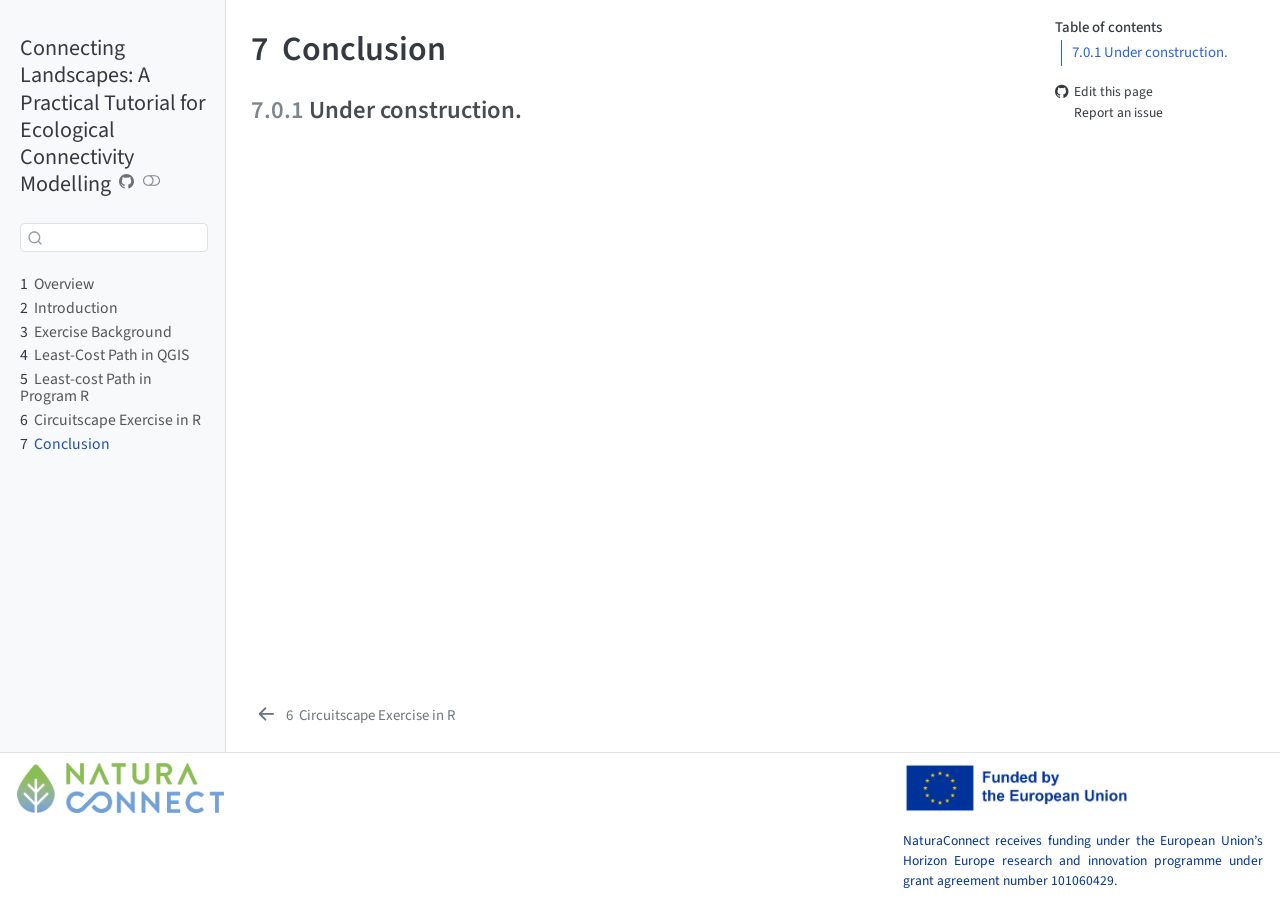
<file: 6_Conclusion.html>
<!DOCTYPE html>
<html xmlns="http://www.w3.org/1999/xhtml" lang="en" xml:lang="en"><head>

<meta charset="utf-8">
<meta name="generator" content="quarto-1.5.56">

<meta name="viewport" content="width=device-width, initial-scale=1.0, user-scalable=yes">


<title>7&nbsp; Conclusion – Connecting Landscapes: A Practical Tutorial for Ecological Connectivity Modelling</title>
<style>
code{white-space: pre-wrap;}
span.smallcaps{font-variant: small-caps;}
div.columns{display: flex; gap: min(4vw, 1.5em);}
div.column{flex: auto; overflow-x: auto;}
div.hanging-indent{margin-left: 1.5em; text-indent: -1.5em;}
ul.task-list{list-style: none;}
ul.task-list li input[type="checkbox"] {
  width: 0.8em;
  margin: 0 0.8em 0.2em -1em; /* quarto-specific, see https://github.com/quarto-dev/quarto-cli/issues/4556 */ 
  vertical-align: middle;
}
</style>


<script src="site_libs/quarto-nav/quarto-nav.js"></script>
<script src="site_libs/quarto-nav/headroom.min.js"></script>
<script src="site_libs/clipboard/clipboard.min.js"></script>
<script src="site_libs/quarto-search/autocomplete.umd.js"></script>
<script src="site_libs/quarto-search/fuse.min.js"></script>
<script src="site_libs/quarto-search/quarto-search.js"></script>
<meta name="quarto:offset" content="./">
<link href="./5_Circuit_exercise.html" rel="prev">
<script src="site_libs/quarto-html/quarto.js"></script>
<script src="site_libs/quarto-html/popper.min.js"></script>
<script src="site_libs/quarto-html/tippy.umd.min.js"></script>
<script src="site_libs/quarto-html/anchor.min.js"></script>
<link href="site_libs/quarto-html/tippy.css" rel="stylesheet">
<link href="site_libs/quarto-html/quarto-syntax-highlighting.css" rel="stylesheet" class="quarto-color-scheme" id="quarto-text-highlighting-styles">
<link href="site_libs/quarto-html/quarto-syntax-highlighting-dark.css" rel="prefetch" class="quarto-color-scheme quarto-color-alternate" id="quarto-text-highlighting-styles">
<script src="site_libs/bootstrap/bootstrap.min.js"></script>
<link href="site_libs/bootstrap/bootstrap-icons.css" rel="stylesheet">
<link href="site_libs/bootstrap/bootstrap.min.css" rel="stylesheet" class="quarto-color-scheme" id="quarto-bootstrap" data-mode="light">
<link href="site_libs/bootstrap/bootstrap-dark.min.css" rel="prefetch" class="quarto-color-scheme quarto-color-alternate" id="quarto-bootstrap" data-mode="dark">
<script src="site_libs/quarto-contrib/glightbox/glightbox.min.js"></script>
<link href="site_libs/quarto-contrib/glightbox/glightbox.min.css" rel="stylesheet">
<link href="site_libs/quarto-contrib/glightbox/lightbox.css" rel="stylesheet">
<script id="quarto-search-options" type="application/json">{
  "location": "sidebar",
  "copy-button": false,
  "collapse-after": 3,
  "panel-placement": "start",
  "type": "textbox",
  "limit": 50,
  "keyboard-shortcut": [
    "f",
    "/",
    "s"
  ],
  "show-item-context": false,
  "language": {
    "search-no-results-text": "No results",
    "search-matching-documents-text": "matching documents",
    "search-copy-link-title": "Copy link to search",
    "search-hide-matches-text": "Hide additional matches",
    "search-more-match-text": "more match in this document",
    "search-more-matches-text": "more matches in this document",
    "search-clear-button-title": "Clear",
    "search-text-placeholder": "",
    "search-detached-cancel-button-title": "Cancel",
    "search-submit-button-title": "Submit",
    "search-label": "Search"
  }
}</script>


</head>

<body class="nav-sidebar docked">

<div id="quarto-search-results"></div>
  <header id="quarto-header" class="headroom fixed-top">
  <nav class="quarto-secondary-nav">
    <div class="container-fluid d-flex">
      <button type="button" class="quarto-btn-toggle btn" data-bs-toggle="collapse" role="button" data-bs-target=".quarto-sidebar-collapse-item" aria-controls="quarto-sidebar" aria-expanded="false" aria-label="Toggle sidebar navigation" onclick="if (window.quartoToggleHeadroom) { window.quartoToggleHeadroom(); }">
        <i class="bi bi-layout-text-sidebar-reverse"></i>
      </button>
        <nav class="quarto-page-breadcrumbs" aria-label="breadcrumb"><ol class="breadcrumb"><li class="breadcrumb-item"><a href="./6_Conclusion.html"><span class="chapter-number">7</span>&nbsp; <span class="chapter-title">Conclusion</span></a></li></ol></nav>
        <a class="flex-grow-1" role="navigation" data-bs-toggle="collapse" data-bs-target=".quarto-sidebar-collapse-item" aria-controls="quarto-sidebar" aria-expanded="false" aria-label="Toggle sidebar navigation" onclick="if (window.quartoToggleHeadroom) { window.quartoToggleHeadroom(); }">      
        </a>
      <button type="button" class="btn quarto-search-button" aria-label="Search" onclick="window.quartoOpenSearch();">
        <i class="bi bi-search"></i>
      </button>
    </div>
  </nav>
</header>
<!-- content -->
<div id="quarto-content" class="quarto-container page-columns page-rows-contents page-layout-article">
<!-- sidebar -->
  <nav id="quarto-sidebar" class="sidebar collapse collapse-horizontal quarto-sidebar-collapse-item sidebar-navigation docked overflow-auto">
    <div class="pt-lg-2 mt-2 text-left sidebar-header">
    <div class="sidebar-title mb-0 py-0">
      <a href="./">Connecting Landscapes: A Practical Tutorial for Ecological Connectivity Modelling</a> 
        <div class="sidebar-tools-main">
    <a href="https://github.com/jdertien/Connectivity_LearningPlatform" title="Source Code" class="quarto-navigation-tool px-1" aria-label="Source Code"><i class="bi bi-github"></i></a>
  <a href="" class="quarto-color-scheme-toggle quarto-navigation-tool  px-1" onclick="window.quartoToggleColorScheme(); return false;" title="Toggle dark mode"><i class="bi"></i></a>
</div>
    </div>
      </div>
        <div class="mt-2 flex-shrink-0 align-items-center">
        <div class="sidebar-search">
        <div id="quarto-search" class="" title="Search"></div>
        </div>
        </div>
    <div class="sidebar-menu-container"> 
    <ul class="list-unstyled mt-1">
        <li class="sidebar-item">
  <div class="sidebar-item-container"> 
  <a href="./index.html" class="sidebar-item-text sidebar-link">
 <span class="menu-text"><span class="chapter-number">1</span>&nbsp; <span class="chapter-title">Overview</span></span></a>
  </div>
</li>
        <li class="sidebar-item">
  <div class="sidebar-item-container"> 
  <a href="./1_Conn_Introduction.html" class="sidebar-item-text sidebar-link">
 <span class="menu-text"><span class="chapter-number">2</span>&nbsp; <span class="chapter-title">Introduction</span></span></a>
  </div>
</li>
        <li class="sidebar-item">
  <div class="sidebar-item-container"> 
  <a href="./2_Model_Background.html" class="sidebar-item-text sidebar-link">
 <span class="menu-text"><span class="chapter-number">3</span>&nbsp; <span class="chapter-title">Exercise Background</span></span></a>
  </div>
</li>
        <li class="sidebar-item">
  <div class="sidebar-item-container"> 
  <a href="./3_LCP_QGIS_exercise.html" class="sidebar-item-text sidebar-link">
 <span class="menu-text"><span class="chapter-number">4</span>&nbsp; <span class="chapter-title">Least-Cost Path in QGIS</span></span></a>
  </div>
</li>
        <li class="sidebar-item">
  <div class="sidebar-item-container"> 
  <a href="./4_LCP_R_exercise.html" class="sidebar-item-text sidebar-link">
 <span class="menu-text"><span class="chapter-number">5</span>&nbsp; <span class="chapter-title">Least-cost Path in Program R</span></span></a>
  </div>
</li>
        <li class="sidebar-item">
  <div class="sidebar-item-container"> 
  <a href="./5_Circuit_exercise.html" class="sidebar-item-text sidebar-link">
 <span class="menu-text"><span class="chapter-number">6</span>&nbsp; <span class="chapter-title">Circuitscape Exercise in R</span></span></a>
  </div>
</li>
        <li class="sidebar-item">
  <div class="sidebar-item-container"> 
  <a href="./6_Conclusion.html" class="sidebar-item-text sidebar-link active">
 <span class="menu-text"><span class="chapter-number">7</span>&nbsp; <span class="chapter-title">Conclusion</span></span></a>
  </div>
</li>
    </ul>
    </div>
</nav>
<div id="quarto-sidebar-glass" class="quarto-sidebar-collapse-item" data-bs-toggle="collapse" data-bs-target=".quarto-sidebar-collapse-item"></div>
<!-- margin-sidebar -->
    <div id="quarto-margin-sidebar" class="sidebar margin-sidebar">
        <nav id="TOC" role="doc-toc" class="toc-active">
    <h2 id="toc-title">Table of contents</h2>
   
  <ul>
  <li><a href="#under-construction." id="toc-under-construction." class="nav-link active" data-scroll-target="#under-construction."><span class="header-section-number">7.0.1</span> Under construction.</a></li>
  </ul>
<div class="toc-actions"><ul><li><a href="https://github.com/jdertien/Connectivity_LearningPlatform/edit/main/6_Conclusion.qmd" class="toc-action"><i class="bi bi-github"></i>Edit this page</a></li><li><a href="https://github.com/jdertien/Connectivity_LearningPlatform/issues/new" class="toc-action"><i class="bi empty"></i>Report an issue</a></li></ul></div></nav>
    </div>
<!-- main -->
<main class="content" id="quarto-document-content">

<header id="title-block-header" class="quarto-title-block default">
<div class="quarto-title">
<h1 class="title"><span class="chapter-number">7</span>&nbsp; <span class="chapter-title">Conclusion</span></h1>
</div>



<div class="quarto-title-meta">

    
  
    
  </div>
  


</header>


<section id="under-construction." class="level3" data-number="7.0.1">
<h3 data-number="7.0.1" class="anchored" data-anchor-id="under-construction."><span class="header-section-number">7.0.1</span> Under construction.</h3>


</section>

</main> <!-- /main -->
<script id="quarto-html-after-body" type="application/javascript">
window.document.addEventListener("DOMContentLoaded", function (event) {
  const toggleBodyColorMode = (bsSheetEl) => {
    const mode = bsSheetEl.getAttribute("data-mode");
    const bodyEl = window.document.querySelector("body");
    if (mode === "dark") {
      bodyEl.classList.add("quarto-dark");
      bodyEl.classList.remove("quarto-light");
    } else {
      bodyEl.classList.add("quarto-light");
      bodyEl.classList.remove("quarto-dark");
    }
  }
  const toggleBodyColorPrimary = () => {
    const bsSheetEl = window.document.querySelector("link#quarto-bootstrap");
    if (bsSheetEl) {
      toggleBodyColorMode(bsSheetEl);
    }
  }
  toggleBodyColorPrimary();  
  const disableStylesheet = (stylesheets) => {
    for (let i=0; i < stylesheets.length; i++) {
      const stylesheet = stylesheets[i];
      stylesheet.rel = 'prefetch';
    }
  }
  const enableStylesheet = (stylesheets) => {
    for (let i=0; i < stylesheets.length; i++) {
      const stylesheet = stylesheets[i];
      stylesheet.rel = 'stylesheet';
    }
  }
  const manageTransitions = (selector, allowTransitions) => {
    const els = window.document.querySelectorAll(selector);
    for (let i=0; i < els.length; i++) {
      const el = els[i];
      if (allowTransitions) {
        el.classList.remove('notransition');
      } else {
        el.classList.add('notransition');
      }
    }
  }
  const toggleGiscusIfUsed = (isAlternate, darkModeDefault) => {
    const baseTheme = document.querySelector('#giscus-base-theme')?.value ?? 'light';
    const alternateTheme = document.querySelector('#giscus-alt-theme')?.value ?? 'dark';
    let newTheme = '';
    if(darkModeDefault) {
      newTheme = isAlternate ? baseTheme : alternateTheme;
    } else {
      newTheme = isAlternate ? alternateTheme : baseTheme;
    }
    const changeGiscusTheme = () => {
      // From: https://github.com/giscus/giscus/issues/336
      const sendMessage = (message) => {
        const iframe = document.querySelector('iframe.giscus-frame');
        if (!iframe) return;
        iframe.contentWindow.postMessage({ giscus: message }, 'https://giscus.app');
      }
      sendMessage({
        setConfig: {
          theme: newTheme
        }
      });
    }
    const isGiscussLoaded = window.document.querySelector('iframe.giscus-frame') !== null;
    if (isGiscussLoaded) {
      changeGiscusTheme();
    }
  }
  const toggleColorMode = (alternate) => {
    // Switch the stylesheets
    const alternateStylesheets = window.document.querySelectorAll('link.quarto-color-scheme.quarto-color-alternate');
    manageTransitions('#quarto-margin-sidebar .nav-link', false);
    if (alternate) {
      enableStylesheet(alternateStylesheets);
      for (const sheetNode of alternateStylesheets) {
        if (sheetNode.id === "quarto-bootstrap") {
          toggleBodyColorMode(sheetNode);
        }
      }
    } else {
      disableStylesheet(alternateStylesheets);
      toggleBodyColorPrimary();
    }
    manageTransitions('#quarto-margin-sidebar .nav-link', true);
    // Switch the toggles
    const toggles = window.document.querySelectorAll('.quarto-color-scheme-toggle');
    for (let i=0; i < toggles.length; i++) {
      const toggle = toggles[i];
      if (toggle) {
        if (alternate) {
          toggle.classList.add("alternate");     
        } else {
          toggle.classList.remove("alternate");
        }
      }
    }
    // Hack to workaround the fact that safari doesn't
    // properly recolor the scrollbar when toggling (#1455)
    if (navigator.userAgent.indexOf('Safari') > 0 && navigator.userAgent.indexOf('Chrome') == -1) {
      manageTransitions("body", false);
      window.scrollTo(0, 1);
      setTimeout(() => {
        window.scrollTo(0, 0);
        manageTransitions("body", true);
      }, 40);  
    }
  }
  const isFileUrl = () => { 
    return window.location.protocol === 'file:';
  }
  const hasAlternateSentinel = () => {  
    let styleSentinel = getColorSchemeSentinel();
    if (styleSentinel !== null) {
      return styleSentinel === "alternate";
    } else {
      return false;
    }
  }
  const setStyleSentinel = (alternate) => {
    const value = alternate ? "alternate" : "default";
    if (!isFileUrl()) {
      window.localStorage.setItem("quarto-color-scheme", value);
    } else {
      localAlternateSentinel = value;
    }
  }
  const getColorSchemeSentinel = () => {
    if (!isFileUrl()) {
      const storageValue = window.localStorage.getItem("quarto-color-scheme");
      return storageValue != null ? storageValue : localAlternateSentinel;
    } else {
      return localAlternateSentinel;
    }
  }
  const darkModeDefault = false;
  let localAlternateSentinel = darkModeDefault ? 'alternate' : 'default';
  // Dark / light mode switch
  window.quartoToggleColorScheme = () => {
    // Read the current dark / light value 
    let toAlternate = !hasAlternateSentinel();
    toggleColorMode(toAlternate);
    setStyleSentinel(toAlternate);
    toggleGiscusIfUsed(toAlternate, darkModeDefault);
  };
  // Ensure there is a toggle, if there isn't float one in the top right
  if (window.document.querySelector('.quarto-color-scheme-toggle') === null) {
    const a = window.document.createElement('a');
    a.classList.add('top-right');
    a.classList.add('quarto-color-scheme-toggle');
    a.href = "";
    a.onclick = function() { try { window.quartoToggleColorScheme(); } catch {} return false; };
    const i = window.document.createElement("i");
    i.classList.add('bi');
    a.appendChild(i);
    window.document.body.appendChild(a);
  }
  // Switch to dark mode if need be
  if (hasAlternateSentinel()) {
    toggleColorMode(true);
  } else {
    toggleColorMode(false);
  }
  const icon = "";
  const anchorJS = new window.AnchorJS();
  anchorJS.options = {
    placement: 'right',
    icon: icon
  };
  anchorJS.add('.anchored');
  const isCodeAnnotation = (el) => {
    for (const clz of el.classList) {
      if (clz.startsWith('code-annotation-')) {                     
        return true;
      }
    }
    return false;
  }
  const onCopySuccess = function(e) {
    // button target
    const button = e.trigger;
    // don't keep focus
    button.blur();
    // flash "checked"
    button.classList.add('code-copy-button-checked');
    var currentTitle = button.getAttribute("title");
    button.setAttribute("title", "Copied!");
    let tooltip;
    if (window.bootstrap) {
      button.setAttribute("data-bs-toggle", "tooltip");
      button.setAttribute("data-bs-placement", "left");
      button.setAttribute("data-bs-title", "Copied!");
      tooltip = new bootstrap.Tooltip(button, 
        { trigger: "manual", 
          customClass: "code-copy-button-tooltip",
          offset: [0, -8]});
      tooltip.show();    
    }
    setTimeout(function() {
      if (tooltip) {
        tooltip.hide();
        button.removeAttribute("data-bs-title");
        button.removeAttribute("data-bs-toggle");
        button.removeAttribute("data-bs-placement");
      }
      button.setAttribute("title", currentTitle);
      button.classList.remove('code-copy-button-checked');
    }, 1000);
    // clear code selection
    e.clearSelection();
  }
  const getTextToCopy = function(trigger) {
      const codeEl = trigger.previousElementSibling.cloneNode(true);
      for (const childEl of codeEl.children) {
        if (isCodeAnnotation(childEl)) {
          childEl.remove();
        }
      }
      return codeEl.innerText;
  }
  const clipboard = new window.ClipboardJS('.code-copy-button:not([data-in-quarto-modal])', {
    text: getTextToCopy
  });
  clipboard.on('success', onCopySuccess);
  if (window.document.getElementById('quarto-embedded-source-code-modal')) {
    // For code content inside modals, clipBoardJS needs to be initialized with a container option
    // TODO: Check when it could be a function (https://github.com/zenorocha/clipboard.js/issues/860)
    const clipboardModal = new window.ClipboardJS('.code-copy-button[data-in-quarto-modal]', {
      text: getTextToCopy,
      container: window.document.getElementById('quarto-embedded-source-code-modal')
    });
    clipboardModal.on('success', onCopySuccess);
  }
    var localhostRegex = new RegExp(/^(?:http|https):\/\/localhost\:?[0-9]*\//);
    var mailtoRegex = new RegExp(/^mailto:/);
      var filterRegex = new RegExp("https:\/\/jdertien\.github\.io\/Connectivity_LearningPlatform\/");
    var isInternal = (href) => {
        return filterRegex.test(href) || localhostRegex.test(href) || mailtoRegex.test(href);
    }
    // Inspect non-navigation links and adorn them if external
 	var links = window.document.querySelectorAll('a[href]:not(.nav-link):not(.navbar-brand):not(.toc-action):not(.sidebar-link):not(.sidebar-item-toggle):not(.pagination-link):not(.no-external):not([aria-hidden]):not(.dropdown-item):not(.quarto-navigation-tool):not(.about-link)');
    for (var i=0; i<links.length; i++) {
      const link = links[i];
      if (!isInternal(link.href)) {
        // undo the damage that might have been done by quarto-nav.js in the case of
        // links that we want to consider external
        if (link.dataset.originalHref !== undefined) {
          link.href = link.dataset.originalHref;
        }
      }
    }
  function tippyHover(el, contentFn, onTriggerFn, onUntriggerFn) {
    const config = {
      allowHTML: true,
      maxWidth: 500,
      delay: 100,
      arrow: false,
      appendTo: function(el) {
          return el.parentElement;
      },
      interactive: true,
      interactiveBorder: 10,
      theme: 'quarto',
      placement: 'bottom-start',
    };
    if (contentFn) {
      config.content = contentFn;
    }
    if (onTriggerFn) {
      config.onTrigger = onTriggerFn;
    }
    if (onUntriggerFn) {
      config.onUntrigger = onUntriggerFn;
    }
    window.tippy(el, config); 
  }
  const noterefs = window.document.querySelectorAll('a[role="doc-noteref"]');
  for (var i=0; i<noterefs.length; i++) {
    const ref = noterefs[i];
    tippyHover(ref, function() {
      // use id or data attribute instead here
      let href = ref.getAttribute('data-footnote-href') || ref.getAttribute('href');
      try { href = new URL(href).hash; } catch {}
      const id = href.replace(/^#\/?/, "");
      const note = window.document.getElementById(id);
      if (note) {
        return note.innerHTML;
      } else {
        return "";
      }
    });
  }
  const xrefs = window.document.querySelectorAll('a.quarto-xref');
  const processXRef = (id, note) => {
    // Strip column container classes
    const stripColumnClz = (el) => {
      el.classList.remove("page-full", "page-columns");
      if (el.children) {
        for (const child of el.children) {
          stripColumnClz(child);
        }
      }
    }
    stripColumnClz(note)
    if (id === null || id.startsWith('sec-')) {
      // Special case sections, only their first couple elements
      const container = document.createElement("div");
      if (note.children && note.children.length > 2) {
        container.appendChild(note.children[0].cloneNode(true));
        for (let i = 1; i < note.children.length; i++) {
          const child = note.children[i];
          if (child.tagName === "P" && child.innerText === "") {
            continue;
          } else {
            container.appendChild(child.cloneNode(true));
            break;
          }
        }
        if (window.Quarto?.typesetMath) {
          window.Quarto.typesetMath(container);
        }
        return container.innerHTML
      } else {
        if (window.Quarto?.typesetMath) {
          window.Quarto.typesetMath(note);
        }
        return note.innerHTML;
      }
    } else {
      // Remove any anchor links if they are present
      const anchorLink = note.querySelector('a.anchorjs-link');
      if (anchorLink) {
        anchorLink.remove();
      }
      if (window.Quarto?.typesetMath) {
        window.Quarto.typesetMath(note);
      }
      // TODO in 1.5, we should make sure this works without a callout special case
      if (note.classList.contains("callout")) {
        return note.outerHTML;
      } else {
        return note.innerHTML;
      }
    }
  }
  for (var i=0; i<xrefs.length; i++) {
    const xref = xrefs[i];
    tippyHover(xref, undefined, function(instance) {
      instance.disable();
      let url = xref.getAttribute('href');
      let hash = undefined; 
      if (url.startsWith('#')) {
        hash = url;
      } else {
        try { hash = new URL(url).hash; } catch {}
      }
      if (hash) {
        const id = hash.replace(/^#\/?/, "");
        const note = window.document.getElementById(id);
        if (note !== null) {
          try {
            const html = processXRef(id, note.cloneNode(true));
            instance.setContent(html);
          } finally {
            instance.enable();
            instance.show();
          }
        } else {
          // See if we can fetch this
          fetch(url.split('#')[0])
          .then(res => res.text())
          .then(html => {
            const parser = new DOMParser();
            const htmlDoc = parser.parseFromString(html, "text/html");
            const note = htmlDoc.getElementById(id);
            if (note !== null) {
              const html = processXRef(id, note);
              instance.setContent(html);
            } 
          }).finally(() => {
            instance.enable();
            instance.show();
          });
        }
      } else {
        // See if we can fetch a full url (with no hash to target)
        // This is a special case and we should probably do some content thinning / targeting
        fetch(url)
        .then(res => res.text())
        .then(html => {
          const parser = new DOMParser();
          const htmlDoc = parser.parseFromString(html, "text/html");
          const note = htmlDoc.querySelector('main.content');
          if (note !== null) {
            // This should only happen for chapter cross references
            // (since there is no id in the URL)
            // remove the first header
            if (note.children.length > 0 && note.children[0].tagName === "HEADER") {
              note.children[0].remove();
            }
            const html = processXRef(null, note);
            instance.setContent(html);
          } 
        }).finally(() => {
          instance.enable();
          instance.show();
        });
      }
    }, function(instance) {
    });
  }
      let selectedAnnoteEl;
      const selectorForAnnotation = ( cell, annotation) => {
        let cellAttr = 'data-code-cell="' + cell + '"';
        let lineAttr = 'data-code-annotation="' +  annotation + '"';
        const selector = 'span[' + cellAttr + '][' + lineAttr + ']';
        return selector;
      }
      const selectCodeLines = (annoteEl) => {
        const doc = window.document;
        const targetCell = annoteEl.getAttribute("data-target-cell");
        const targetAnnotation = annoteEl.getAttribute("data-target-annotation");
        const annoteSpan = window.document.querySelector(selectorForAnnotation(targetCell, targetAnnotation));
        const lines = annoteSpan.getAttribute("data-code-lines").split(",");
        const lineIds = lines.map((line) => {
          return targetCell + "-" + line;
        })
        let top = null;
        let height = null;
        let parent = null;
        if (lineIds.length > 0) {
            //compute the position of the single el (top and bottom and make a div)
            const el = window.document.getElementById(lineIds[0]);
            top = el.offsetTop;
            height = el.offsetHeight;
            parent = el.parentElement.parentElement;
          if (lineIds.length > 1) {
            const lastEl = window.document.getElementById(lineIds[lineIds.length - 1]);
            const bottom = lastEl.offsetTop + lastEl.offsetHeight;
            height = bottom - top;
          }
          if (top !== null && height !== null && parent !== null) {
            // cook up a div (if necessary) and position it 
            let div = window.document.getElementById("code-annotation-line-highlight");
            if (div === null) {
              div = window.document.createElement("div");
              div.setAttribute("id", "code-annotation-line-highlight");
              div.style.position = 'absolute';
              parent.appendChild(div);
            }
            div.style.top = top - 2 + "px";
            div.style.height = height + 4 + "px";
            div.style.left = 0;
            let gutterDiv = window.document.getElementById("code-annotation-line-highlight-gutter");
            if (gutterDiv === null) {
              gutterDiv = window.document.createElement("div");
              gutterDiv.setAttribute("id", "code-annotation-line-highlight-gutter");
              gutterDiv.style.position = 'absolute';
              const codeCell = window.document.getElementById(targetCell);
              const gutter = codeCell.querySelector('.code-annotation-gutter');
              gutter.appendChild(gutterDiv);
            }
            gutterDiv.style.top = top - 2 + "px";
            gutterDiv.style.height = height + 4 + "px";
          }
          selectedAnnoteEl = annoteEl;
        }
      };
      const unselectCodeLines = () => {
        const elementsIds = ["code-annotation-line-highlight", "code-annotation-line-highlight-gutter"];
        elementsIds.forEach((elId) => {
          const div = window.document.getElementById(elId);
          if (div) {
            div.remove();
          }
        });
        selectedAnnoteEl = undefined;
      };
        // Handle positioning of the toggle
    window.addEventListener(
      "resize",
      throttle(() => {
        elRect = undefined;
        if (selectedAnnoteEl) {
          selectCodeLines(selectedAnnoteEl);
        }
      }, 10)
    );
    function throttle(fn, ms) {
    let throttle = false;
    let timer;
      return (...args) => {
        if(!throttle) { // first call gets through
            fn.apply(this, args);
            throttle = true;
        } else { // all the others get throttled
            if(timer) clearTimeout(timer); // cancel #2
            timer = setTimeout(() => {
              fn.apply(this, args);
              timer = throttle = false;
            }, ms);
        }
      };
    }
      // Attach click handler to the DT
      const annoteDls = window.document.querySelectorAll('dt[data-target-cell]');
      for (const annoteDlNode of annoteDls) {
        annoteDlNode.addEventListener('click', (event) => {
          const clickedEl = event.target;
          if (clickedEl !== selectedAnnoteEl) {
            unselectCodeLines();
            const activeEl = window.document.querySelector('dt[data-target-cell].code-annotation-active');
            if (activeEl) {
              activeEl.classList.remove('code-annotation-active');
            }
            selectCodeLines(clickedEl);
            clickedEl.classList.add('code-annotation-active');
          } else {
            // Unselect the line
            unselectCodeLines();
            clickedEl.classList.remove('code-annotation-active');
          }
        });
      }
  const findCites = (el) => {
    const parentEl = el.parentElement;
    if (parentEl) {
      const cites = parentEl.dataset.cites;
      if (cites) {
        return {
          el,
          cites: cites.split(' ')
        };
      } else {
        return findCites(el.parentElement)
      }
    } else {
      return undefined;
    }
  };
  var bibliorefs = window.document.querySelectorAll('a[role="doc-biblioref"]');
  for (var i=0; i<bibliorefs.length; i++) {
    const ref = bibliorefs[i];
    const citeInfo = findCites(ref);
    if (citeInfo) {
      tippyHover(citeInfo.el, function() {
        var popup = window.document.createElement('div');
        citeInfo.cites.forEach(function(cite) {
          var citeDiv = window.document.createElement('div');
          citeDiv.classList.add('hanging-indent');
          citeDiv.classList.add('csl-entry');
          var biblioDiv = window.document.getElementById('ref-' + cite);
          if (biblioDiv) {
            citeDiv.innerHTML = biblioDiv.innerHTML;
          }
          popup.appendChild(citeDiv);
        });
        return popup.innerHTML;
      });
    }
  }
});
</script>
<nav class="page-navigation">
  <div class="nav-page nav-page-previous">
      <a href="./5_Circuit_exercise.html" class="pagination-link" aria-label="Circuitscape Exercise in R">
        <i class="bi bi-arrow-left-short"></i> <span class="nav-page-text"><span class="chapter-number">6</span>&nbsp; <span class="chapter-title">Circuitscape Exercise in R</span></span>
      </a>          
  </div>
  <div class="nav-page nav-page-next">
  </div>
</nav>
</div> <!-- /content -->
<footer class="footer">
  <div class="nav-footer">
    <div class="nav-footer-left">
<p><a href="https://naturaconnect.eu/"><img src="images/NClogo.png" alt="NaturaConnect" height="50"></a></p>
</div>   
    <div class="nav-footer-center">
      &nbsp;
    <div class="toc-actions d-sm-block d-md-none"><ul><li><a href="https://github.com/jdertien/Connectivity_LearningPlatform/edit/main/6_Conclusion.qmd" class="toc-action"><i class="bi bi-github"></i>Edit this page</a></li><li><a href="https://github.com/jdertien/Connectivity_LearningPlatform/issues/new" class="toc-action"><i class="bi empty"></i>Report an issue</a></li></ul></div></div>
    <div class="nav-footer-right">
<div style="max-width:360px; margin-left:auto; text-align:left">
<p><a href="images/eu.png" class="lightbox" data-gallery="quarto-lightbox-gallery-2"><img src="images/eu.png" alt="Funded by the European Union" height="52"></a></p>
<div style="color:#003399; text-align:justify; font-size:.8rem; margin-top:.6em">
<p>NaturaConnect receives funding under the European Union’s Horizon Europe research and innovation programme under grant agreement number 101060429.</p>
</div>
</div>
</div>
  </div>
</footer>
<script>var lightboxQuarto = GLightbox({"closeEffect":"zoom","selector":".lightbox","openEffect":"zoom","loop":false,"descPosition":"bottom"});
(function() {
  let previousOnload = window.onload;
  window.onload = () => {
    if (previousOnload) {
      previousOnload();
    }
    lightboxQuarto.on('slide_before_load', (data) => {
      const { slideIndex, slideNode, slideConfig, player, trigger } = data;
      const href = trigger.getAttribute('href');
      if (href !== null) {
        const imgEl = window.document.querySelector(`a[href="${href}"] img`);
        if (imgEl !== null) {
          const srcAttr = imgEl.getAttribute("src");
          if (srcAttr && srcAttr.startsWith("data:")) {
            slideConfig.href = srcAttr;
          }
        }
      } 
    });
  
    lightboxQuarto.on('slide_after_load', (data) => {
      const { slideIndex, slideNode, slideConfig, player, trigger } = data;
      if (window.Quarto?.typesetMath) {
        window.Quarto.typesetMath(slideNode);
      }
    });
  
  };
  
})();
          </script>




</body></html>
</file>
<file: site_libs/quarto-html/tippy.css>
.tippy-box[data-animation=fade][data-state=hidden]{opacity:0}[data-tippy-root]{max-width:calc(100vw - 10px)}.tippy-box{position:relative;background-color:#333;color:#fff;border-radius:4px;font-size:14px;line-height:1.4;white-space:normal;outline:0;transition-property:transform,visibility,opacity}.tippy-box[data-placement^=top]>.tippy-arrow{bottom:0}.tippy-box[data-placement^=top]>.tippy-arrow:before{bottom:-7px;left:0;border-width:8px 8px 0;border-top-color:initial;transform-origin:center top}.tippy-box[data-placement^=bottom]>.tippy-arrow{top:0}.tippy-box[data-placement^=bottom]>.tippy-arrow:before{top:-7px;left:0;border-width:0 8px 8px;border-bottom-color:initial;transform-origin:center bottom}.tippy-box[data-placement^=left]>.tippy-arrow{right:0}.tippy-box[data-placement^=left]>.tippy-arrow:before{border-width:8px 0 8px 8px;border-left-color:initial;right:-7px;transform-origin:center left}.tippy-box[data-placement^=right]>.tippy-arrow{left:0}.tippy-box[data-placement^=right]>.tippy-arrow:before{left:-7px;border-width:8px 8px 8px 0;border-right-color:initial;transform-origin:center right}.tippy-box[data-inertia][data-state=visible]{transition-timing-function:cubic-bezier(.54,1.5,.38,1.11)}.tippy-arrow{width:16px;height:16px;color:#333}.tippy-arrow:before{content:"";position:absolute;border-color:transparent;border-style:solid}.tippy-content{position:relative;padding:5px 9px;z-index:1}
</file>
<file: site_libs/quarto-html/quarto-syntax-highlighting.css>
/* quarto syntax highlight colors */
:root {
  --quarto-hl-ot-color: #003B4F;
  --quarto-hl-at-color: #657422;
  --quarto-hl-ss-color: #20794D;
  --quarto-hl-an-color: #5E5E5E;
  --quarto-hl-fu-color: #4758AB;
  --quarto-hl-st-color: #20794D;
  --quarto-hl-cf-color: #003B4F;
  --quarto-hl-op-color: #5E5E5E;
  --quarto-hl-er-color: #AD0000;
  --quarto-hl-bn-color: #AD0000;
  --quarto-hl-al-color: #AD0000;
  --quarto-hl-va-color: #111111;
  --quarto-hl-bu-color: inherit;
  --quarto-hl-ex-color: inherit;
  --quarto-hl-pp-color: #AD0000;
  --quarto-hl-in-color: #5E5E5E;
  --quarto-hl-vs-color: #20794D;
  --quarto-hl-wa-color: #5E5E5E;
  --quarto-hl-do-color: #5E5E5E;
  --quarto-hl-im-color: #00769E;
  --quarto-hl-ch-color: #20794D;
  --quarto-hl-dt-color: #AD0000;
  --quarto-hl-fl-color: #AD0000;
  --quarto-hl-co-color: #5E5E5E;
  --quarto-hl-cv-color: #5E5E5E;
  --quarto-hl-cn-color: #8f5902;
  --quarto-hl-sc-color: #5E5E5E;
  --quarto-hl-dv-color: #AD0000;
  --quarto-hl-kw-color: #003B4F;
}

/* other quarto variables */
:root {
  --quarto-font-monospace: SFMono-Regular, Menlo, Monaco, Consolas, "Liberation Mono", "Courier New", monospace;
}

pre > code.sourceCode > span {
  color: #003B4F;
}

code span {
  color: #003B4F;
}

code.sourceCode > span {
  color: #003B4F;
}

div.sourceCode,
div.sourceCode pre.sourceCode {
  color: #003B4F;
}

code span.ot {
  color: #003B4F;
  font-style: inherit;
}

code span.at {
  color: #657422;
  font-style: inherit;
}

code span.ss {
  color: #20794D;
  font-style: inherit;
}

code span.an {
  color: #5E5E5E;
  font-style: inherit;
}

code span.fu {
  color: #4758AB;
  font-style: inherit;
}

code span.st {
  color: #20794D;
  font-style: inherit;
}

code span.cf {
  color: #003B4F;
  font-weight: bold;
  font-style: inherit;
}

code span.op {
  color: #5E5E5E;
  font-style: inherit;
}

code span.er {
  color: #AD0000;
  font-style: inherit;
}

code span.bn {
  color: #AD0000;
  font-style: inherit;
}

code span.al {
  color: #AD0000;
  font-style: inherit;
}

code span.va {
  color: #111111;
  font-style: inherit;
}

code span.bu {
  font-style: inherit;
}

code span.ex {
  font-style: inherit;
}

code span.pp {
  color: #AD0000;
  font-style: inherit;
}

code span.in {
  color: #5E5E5E;
  font-style: inherit;
}

code span.vs {
  color: #20794D;
  font-style: inherit;
}

code span.wa {
  color: #5E5E5E;
  font-style: italic;
}

code span.do {
  color: #5E5E5E;
  font-style: italic;
}

code span.im {
  color: #00769E;
  font-style: inherit;
}

code span.ch {
  color: #20794D;
  font-style: inherit;
}

code span.dt {
  color: #AD0000;
  font-style: inherit;
}

code span.fl {
  color: #AD0000;
  font-style: inherit;
}

code span.co {
  color: #5E5E5E;
  font-style: inherit;
}

code span.cv {
  color: #5E5E5E;
  font-style: italic;
}

code span.cn {
  color: #8f5902;
  font-style: inherit;
}

code span.sc {
  color: #5E5E5E;
  font-style: inherit;
}

code span.dv {
  color: #AD0000;
  font-style: inherit;
}

code span.kw {
  color: #003B4F;
  font-weight: bold;
  font-style: inherit;
}

.prevent-inlining {
  content: "</";
}

/*# sourceMappingURL=debc5d5d77c3f9108843748ff7464032.css.map */
</file>
<file: site_libs/quarto-html/quarto-syntax-highlighting-dark.css>
/* quarto syntax highlight colors */
:root {
  --quarto-hl-al-color: #f07178;
  --quarto-hl-an-color: #d4d0ab;
  --quarto-hl-at-color: #00e0e0;
  --quarto-hl-bn-color: #d4d0ab;
  --quarto-hl-bu-color: #abe338;
  --quarto-hl-ch-color: #abe338;
  --quarto-hl-co-color: #f8f8f2;
  --quarto-hl-cv-color: #ffd700;
  --quarto-hl-cn-color: #ffd700;
  --quarto-hl-cf-color: #ffa07a;
  --quarto-hl-dt-color: #ffa07a;
  --quarto-hl-dv-color: #d4d0ab;
  --quarto-hl-do-color: #f8f8f2;
  --quarto-hl-er-color: #f07178;
  --quarto-hl-ex-color: #00e0e0;
  --quarto-hl-fl-color: #d4d0ab;
  --quarto-hl-fu-color: #ffa07a;
  --quarto-hl-im-color: #abe338;
  --quarto-hl-in-color: #d4d0ab;
  --quarto-hl-kw-color: #ffa07a;
  --quarto-hl-op-color: #ffa07a;
  --quarto-hl-ot-color: #00e0e0;
  --quarto-hl-pp-color: #dcc6e0;
  --quarto-hl-re-color: #00e0e0;
  --quarto-hl-sc-color: #abe338;
  --quarto-hl-ss-color: #abe338;
  --quarto-hl-st-color: #abe338;
  --quarto-hl-va-color: #00e0e0;
  --quarto-hl-vs-color: #abe338;
  --quarto-hl-wa-color: #dcc6e0;
}

/* other quarto variables */
:root {
  --quarto-font-monospace: SFMono-Regular, Menlo, Monaco, Consolas, "Liberation Mono", "Courier New", monospace;
}

code span.al {
  background-color: #2a0f15;
  font-weight: bold;
  color: #f07178;
}

code span.an {
  color: #d4d0ab;
}

code span.at {
  color: #00e0e0;
}

code span.bn {
  color: #d4d0ab;
}

code span.bu {
  color: #abe338;
}

code span.ch {
  color: #abe338;
}

code span.co {
  font-style: italic;
  color: #f8f8f2;
}

code span.cv {
  color: #ffd700;
}

code span.cn {
  color: #ffd700;
}

code span.cf {
  font-weight: bold;
  color: #ffa07a;
}

code span.dt {
  color: #ffa07a;
}

code span.dv {
  color: #d4d0ab;
}

code span.do {
  color: #f8f8f2;
}

code span.er {
  color: #f07178;
  text-decoration: underline;
}

code span.ex {
  font-weight: bold;
  color: #00e0e0;
}

code span.fl {
  color: #d4d0ab;
}

code span.fu {
  color: #ffa07a;
}

code span.im {
  color: #abe338;
}

code span.in {
  color: #d4d0ab;
}

code span.kw {
  font-weight: bold;
  color: #ffa07a;
}

pre > code.sourceCode > span {
  color: #f8f8f2;
}

code span {
  color: #f8f8f2;
}

code.sourceCode > span {
  color: #f8f8f2;
}

div.sourceCode,
div.sourceCode pre.sourceCode {
  color: #f8f8f2;
}

code span.op {
  color: #ffa07a;
}

code span.ot {
  color: #00e0e0;
}

code span.pp {
  color: #dcc6e0;
}

code span.re {
  background-color: #f8f8f2;
  color: #00e0e0;
}

code span.sc {
  color: #abe338;
}

code span.ss {
  color: #abe338;
}

code span.st {
  color: #abe338;
}

code span.va {
  color: #00e0e0;
}

code span.vs {
  color: #abe338;
}

code span.wa {
  color: #dcc6e0;
}

.prevent-inlining {
  content: "</";
}

/*# sourceMappingURL=935a306eefa94366c21e1a970dddb765.css.map */
</file>
